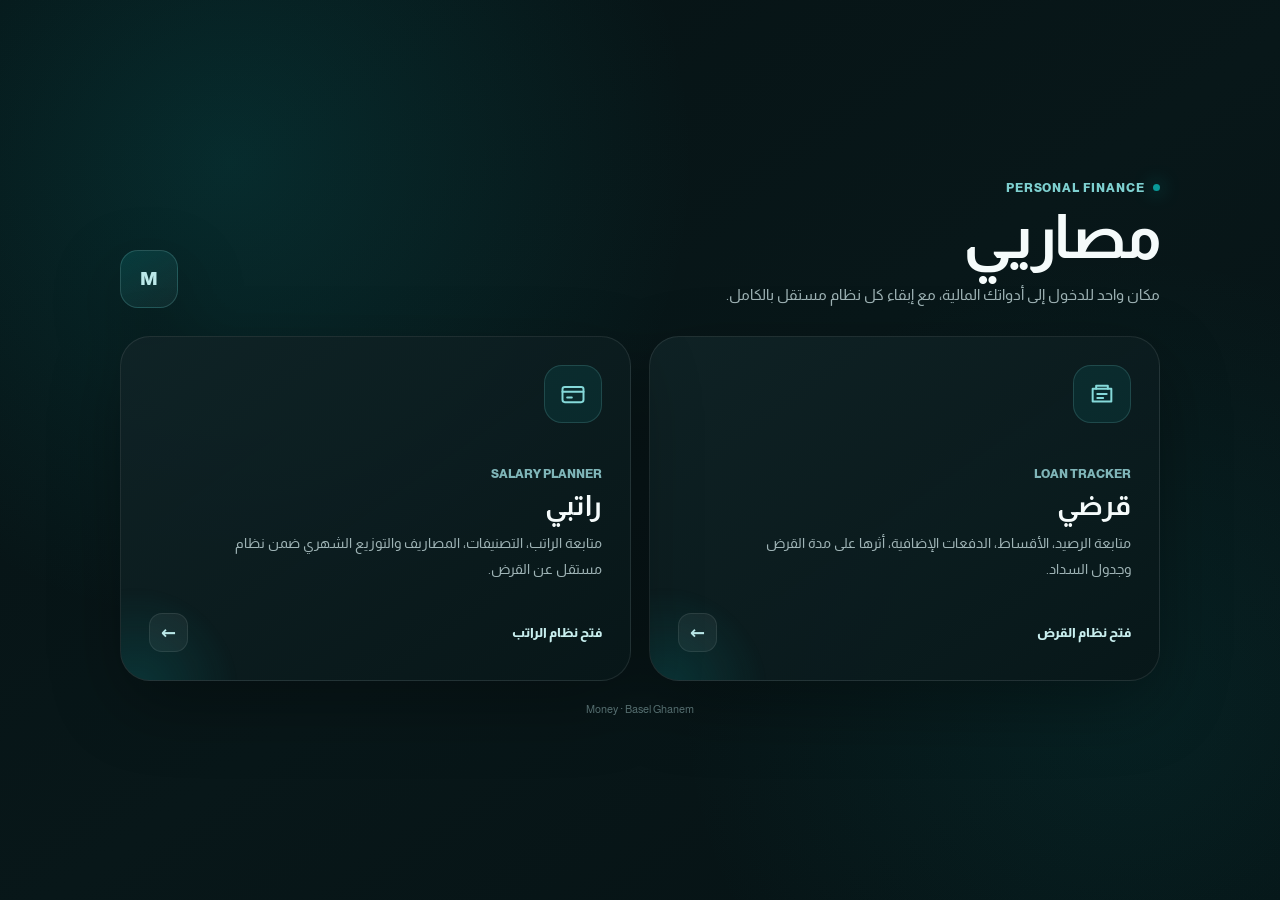
<file: index.html>
<!doctype html>
<html lang="ar" dir="rtl">
<head>
  <meta charset="utf-8">
  <meta name="viewport" content="width=device-width,initial-scale=1,viewport-fit=cover">
  <meta name="theme-color" content="#061214">
  <meta name="description" content="Money — مركز مالي شخصي للقرض والراتب">
  <title>Money</title>
  <link rel="preconnect" href="https://fonts.googleapis.com">
  <link rel="preconnect" href="https://fonts.gstatic.com" crossorigin>
  <link href="https://fonts.googleapis.com/css2?family=Almarai:wght@400;700;800&display=swap" rel="stylesheet">
  <style>
    :root{--bg:#061214;--panel:#0c1b1e;--line:rgba(255,255,255,.09);--text:#f5fbfb;--muted:#9fb4b6;--teal:#099999;--shadow:0 24px 70px rgba(0,0,0,.32)}
    *{box-sizing:border-box}html,body{margin:0;min-height:100%;font-family:"Almarai",system-ui,sans-serif;background:var(--bg);color:var(--text)}
    body{min-height:100svh;display:grid;place-items:center;overflow-x:hidden;background:radial-gradient(circle at 18% 18%,rgba(9,153,153,.18),transparent 29rem),radial-gradient(circle at 88% 78%,rgba(9,153,153,.10),transparent 28rem),linear-gradient(145deg,#061214 0%,#081719 52%,#061214 100%)}
    body:before{content:"";position:fixed;inset:0;pointer-events:none;opacity:.18;background-image:linear-gradient(rgba(255,255,255,.022) 1px,transparent 1px),linear-gradient(90deg,rgba(255,255,255,.022) 1px,transparent 1px);background-size:42px 42px;mask-image:linear-gradient(to bottom,black,transparent 82%)}
    .shell{width:min(1040px,calc(100% - 32px));padding:56px 0 64px;position:relative;z-index:1}
    .top{display:flex;align-items:flex-end;justify-content:space-between;gap:28px;margin-bottom:28px}
    .eyebrow{display:inline-flex;align-items:center;gap:8px;color:#7ed0d0;font-size:12px;font-weight:800;letter-spacing:.08em;text-transform:uppercase;margin-bottom:10px}
    .dot{width:7px;height:7px;border-radius:50%;background:var(--teal);box-shadow:0 0 18px rgba(9,153,153,.9)}
    h1{margin:0;font-size:clamp(34px,6vw,62px);letter-spacing:-.04em;line-height:1.03}.lead{margin:12px 0 0;color:var(--muted);font-size:15px;line-height:1.8;max-width:580px}
    .mark{width:58px;height:58px;border-radius:18px;display:grid;place-items:center;background:linear-gradient(145deg,rgba(9,153,153,.2),rgba(255,255,255,.04));border:1px solid rgba(126,208,208,.22);box-shadow:var(--shadow);font-weight:800;font-size:19px;color:#bce9e9}
    .grid{display:grid;grid-template-columns:repeat(2,minmax(0,1fr));gap:18px}
    .card{position:relative;display:flex;flex-direction:column;min-height:330px;padding:28px;border-radius:30px;text-decoration:none;color:inherit;border:1px solid var(--line);background:linear-gradient(145deg,rgba(16,35,38,.94),rgba(8,23,25,.92));box-shadow:var(--shadow);overflow:hidden;transition:transform .28s ease,border-color .28s ease,background .28s ease}
    .card:hover{transform:translateY(-5px);border-color:rgba(126,208,208,.34);background:linear-gradient(145deg,rgba(17,41,43,.98),rgba(8,25,27,.96))}
    .card:after{content:"";position:absolute;width:210px;height:210px;border-radius:50%;left:-90px;bottom:-115px;background:radial-gradient(circle,rgba(9,153,153,.20),transparent 68%);filter:blur(3px)}
    .icon{width:58px;height:58px;border-radius:18px;display:grid;place-items:center;background:rgba(9,153,153,.12);border:1px solid rgba(126,208,208,.18);margin-bottom:44px}
    .icon svg{width:28px;height:28px;fill:none;stroke:#85d9d9;stroke-width:1.7;stroke-linecap:round;stroke-linejoin:round}
    .card small{color:#7fb5b8;font-size:12px;font-weight:800;margin-bottom:9px}.card h2{font-size:28px;margin:0 0 10px}.card p{margin:0;color:var(--muted);line-height:1.85;font-size:14px;max-width:390px}
    .enter{margin-top:auto;display:flex;align-items:center;justify-content:space-between;gap:14px;padding-top:30px;font-size:13px;font-weight:800;color:#c8eeee}
    .arrow{width:39px;height:39px;border-radius:13px;display:grid;place-items:center;background:rgba(255,255,255,.055);border:1px solid var(--line);font-size:18px}
    footer{text-align:center;color:#607b7d;font-size:11px;margin-top:22px}
    @media(max-width:700px){.shell{width:min(100% - 22px,520px);padding:28px 0 34px}.top{align-items:flex-start}.mark{width:48px;height:48px;border-radius:15px}.grid{grid-template-columns:1fr}.card{min-height:245px;padding:22px;border-radius:25px}.icon{margin-bottom:28px;width:52px;height:52px}.card h2{font-size:24px}.lead{font-size:13px}.card:hover{transform:none}}
  </style>
</head>
<body>
  <main class="shell">
    <header class="top">
      <div>
        <div class="eyebrow"><span class="dot"></span><span>Personal Finance</span></div>
        <h1>مصاريي</h1>
        <p class="lead">مكان واحد للدخول إلى أدواتك المالية، مع إبقاء كل نظام مستقل بالكامل.</p>
      </div>
      <div class="mark">M</div>
    </header>
    <section class="grid" aria-label="الأدوات المالية">
      <a class="card" href="./loan/">
        <div class="icon" aria-hidden="true"><svg viewBox="0 0 24 24"><path d="M4 7.5h16v11H4z"/><path d="M7 7.5V5h10v2.5M8 12h8M8 15.5h5"/></svg></div>
        <small>LOAN TRACKER</small><h2>قرضي</h2>
        <p>متابعة الرصيد، الأقساط، الدفعات الإضافية، أثرها على مدة القرض وجدول السداد.</p>
        <div class="enter"><span>فتح نظام القرض</span><span class="arrow">←</span></div>
      </a>
      <a class="card" href="./salary/">
        <div class="icon" aria-hidden="true"><svg viewBox="0 0 24 24"><rect x="3" y="6" width="18" height="13" rx="2"/><path d="M3 10h18M7 15h4"/></svg></div>
        <small>SALARY PLANNER</small><h2>راتبي</h2>
        <p>متابعة الراتب، التصنيفات، المصاريف والتوزيع الشهري ضمن نظام مستقل عن القرض.</p>
        <div class="enter"><span>فتح نظام الراتب</span><span class="arrow">←</span></div>
      </a>
    </section>
    <footer>Money · Basel Ghanem</footer>
  </main>
</body>
</html>
</file>
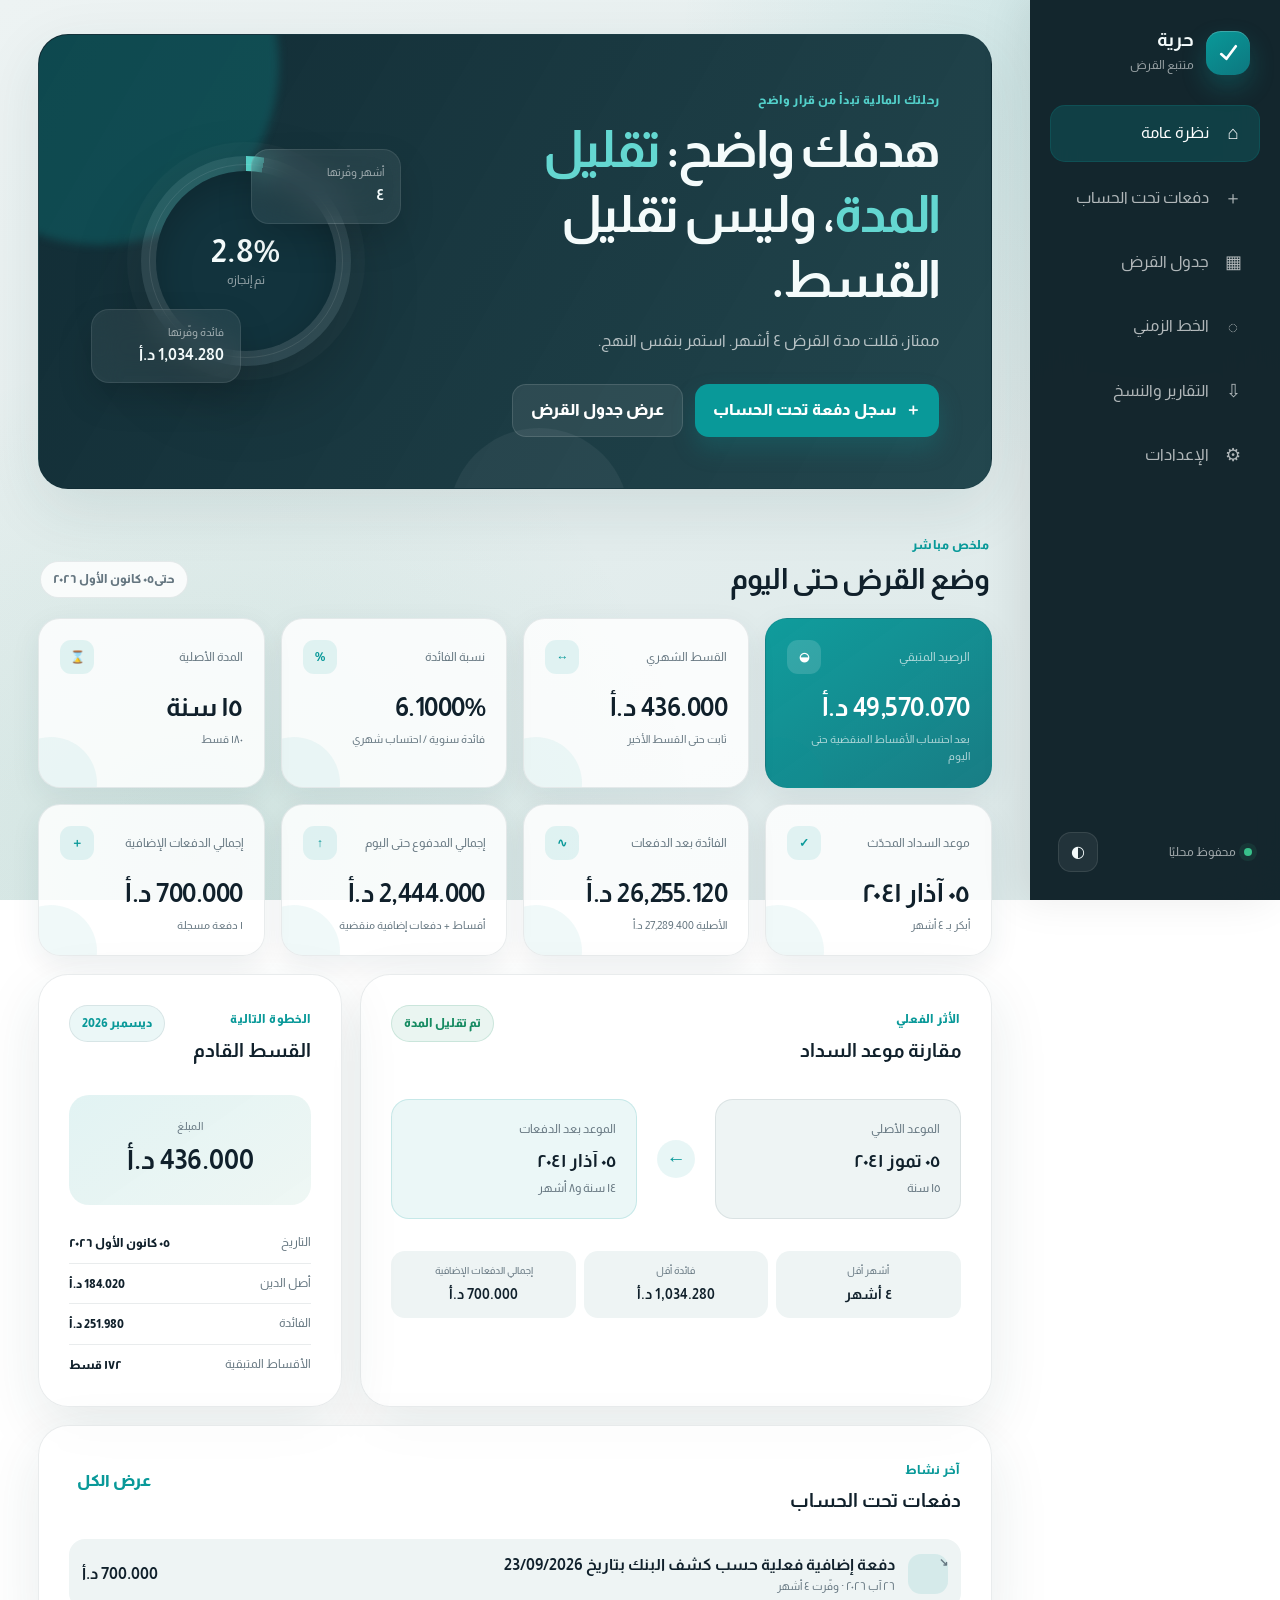
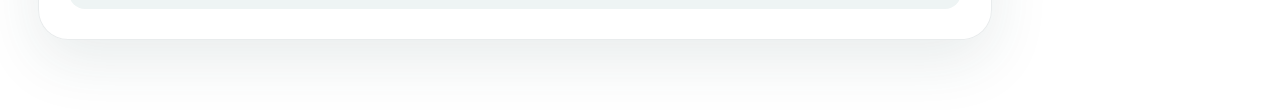
<file: loan/Arabi/index.html>
<!DOCTYPE html>
<html lang="ar" dir="rtl">
<head>
  <meta charset="UTF-8">
  <meta name="viewport" content="width=device-width, initial-scale=1, viewport-fit=cover">
  <meta name="theme-color" content="#099999">
  <meta name="color-scheme" content="light dark">
  <meta name="description" content="متتبع قرض شخصي مع جدول إطفاء ودفعات تحت الحساب لتقليل مدة القرض.">
  <title>رحلة التحرر من القرض</title>
  <link rel="preconnect" href="https://fonts.googleapis.com">
  <link rel="preconnect" href="https://fonts.gstatic.com" crossorigin>
  <link href="https://fonts.googleapis.com/css2?family=Almarai:wght@300;400;700;800&display=swap" rel="stylesheet">
  <link rel="stylesheet" href="styles.css">
</head>
<body>
  <div class="app-shell">
    <aside class="sidebar" aria-label="التنقل الرئيسي">
      <a class="brand" href="#dashboard" data-view-link="dashboard" aria-label="الصفحة الرئيسية">
        <span class="brand-mark" aria-hidden="true">
          <svg viewBox="0 0 24 24" role="img"><path d="M5 13.5 10 18l9-12"/></svg>
        </span>
        <span>
          <strong>حرية</strong>
          <small>متتبع القرض</small>
        </span>
      </a>

      <nav class="side-nav">
        <button class="nav-item is-active" type="button" data-view="dashboard">
          <span class="nav-icon" aria-hidden="true">⌂</span><span>نظرة عامة</span>
        </button>
        <button class="nav-item" type="button" data-view="extra-payments">
          <span class="nav-icon" aria-hidden="true">＋</span><span>دفعات تحت الحساب</span>
        </button>
        <button class="nav-item" type="button" data-view="schedule">
          <span class="nav-icon" aria-hidden="true">▦</span><span>جدول القرض</span>
        </button>
        <button class="nav-item" type="button" data-view="timeline">
          <span class="nav-icon" aria-hidden="true">◌</span><span>الخط الزمني</span>
        </button>
        <button class="nav-item" type="button" data-view="reports">
          <span class="nav-icon" aria-hidden="true">⇩</span><span>التقارير والنسخ</span>
        </button>
        <button class="nav-item" type="button" data-view="settings">
          <span class="nav-icon" aria-hidden="true">⚙</span><span>الإعدادات</span>
        </button>
      </nav>

      <div class="sidebar-footer">
        <div class="save-indicator" id="saveIndicator" aria-live="polite">
          <span class="save-dot"></span>
          <span>محفوظ محليًا</span>
        </div>
        <button class="icon-button theme-toggle" id="themeToggle" type="button" aria-label="تبديل المظهر">
          <span id="themeIcon">◐</span>
        </button>
      </div>
    </aside>

    <main class="main-content">
      <header class="mobile-header">
        <a class="brand compact" href="#dashboard" data-view-link="dashboard">
          <span class="brand-mark" aria-hidden="true"><svg viewBox="0 0 24 24"><path d="M5 13.5 10 18l9-12"/></svg></span>
          <strong>حرية</strong>
        </a>
        <div class="mobile-actions">
          <span class="save-indicator compact" id="mobileSaveIndicator"><span class="save-dot"></span><span>محفوظ</span></span>
          <button class="icon-button" id="mobileThemeToggle" type="button" aria-label="تبديل المظهر">◐</button>
        </div>
      </header>

      <section class="view is-active" id="view-dashboard" data-view-panel="dashboard">
        <div class="hero glass-card reveal">
          <div class="hero-copy">
            <span class="eyebrow">رحلتك المالية تبدأ من قرار واضح</span>
            <h1>هدفك واضح: <em>تقليل المدة</em>، وليس تقليل القسط.</h1>
            <p id="heroMessage">كل دفعة إضافية بتقربك من الحرية المالية.</p>
            <div class="hero-actions">
              <button class="primary-button" type="button" data-open-extra-modal>
                <span aria-hidden="true">＋</span> سجل دفعة تحت الحساب
              </button>
              <button class="secondary-button" type="button" data-go-view="schedule">عرض جدول القرض</button>
            </div>
          </div>
          <div class="hero-visual" aria-label="نسبة إنجاز القرض">
            <div class="progress-ring" id="heroProgressRing" style="--progress:0">
              <div class="progress-ring-inner">
                <strong id="heroProgressValue">0%</strong>
                <span>تم إنجازه</span>
              </div>
            </div>
            <div class="floating-stat months">
              <small>أشهر وفّرتها</small>
              <strong id="heroMonthsSaved">0</strong>
            </div>
            <div class="floating-stat interest">
              <small>فائدة وفّرتها</small>
              <strong id="heroInterestSaved">0.000 د.أ</strong>
            </div>
          </div>
        </div>

        <div class="section-heading reveal">
          <div>
            <span class="eyebrow">ملخص مباشر</span>
            <h2>وضع القرض حتى اليوم</h2>
          </div>
          <div class="as-of-chip">حتى <span id="asOfDate"></span></div>
        </div>

        <div class="dashboard-grid" id="dashboardCards"></div>

        <div class="dashboard-split">
          <article class="glass-card payoff-card reveal">
            <div class="card-heading">
              <div>
                <span class="eyebrow">الأثر الفعلي</span>
                <h3>مقارنة موعد السداد</h3>
              </div>
              <span class="status-pill positive" id="payoffStatusPill">الخطة الأصلية</span>
            </div>
            <div class="payoff-compare">
              <div class="payoff-node original">
                <span>الموعد الأصلي</span>
                <strong id="originalPayoffDate"></strong>
                <small id="originalDurationLabel"></small>
              </div>
              <div class="payoff-arrow" aria-hidden="true">←</div>
              <div class="payoff-node updated">
                <span>الموعد بعد الدفعات</span>
                <strong id="updatedPayoffDate"></strong>
                <small id="updatedDurationLabel"></small>
              </div>
            </div>
            <div class="impact-strip">
              <div><span>أشهر أقل</span><strong id="compareMonthsSaved">0</strong></div>
              <div><span>فائدة أقل</span><strong id="compareInterestSaved">0.000 د.أ</strong></div>
              <div><span>إجمالي الدفعات الإضافية</span><strong id="compareExtraTotal">0.000 د.أ</strong></div>
            </div>
          </article>

          <article class="glass-card next-step-card reveal">
            <div class="card-heading">
              <div>
                <span class="eyebrow">الخطوة التالية</span>
                <h3>القسط القادم</h3>
              </div>
              <span class="date-badge" id="nextPaymentMonth"></span>
            </div>
            <div class="next-payment-amount">
              <span>المبلغ</span>
              <strong id="nextPaymentAmount">436.000 د.أ</strong>
            </div>
            <dl class="compact-details">
              <div><dt>التاريخ</dt><dd id="nextPaymentDate"></dd></div>
              <div><dt>أصل الدين</dt><dd id="nextPrincipal"></dd></div>
              <div><dt>الفائدة</dt><dd id="nextInterest"></dd></div>
              <div><dt>الأقساط المتبقية</dt><dd id="remainingInstallments"></dd></div>
            </dl>
          </article>
        </div>

        <article class="glass-card recent-extra-card reveal">
          <div class="card-heading">
            <div>
              <span class="eyebrow">آخر نشاط</span>
              <h3>دفعات تحت الحساب</h3>
            </div>
            <button class="text-button" type="button" data-go-view="extra-payments">عرض الكل</button>
          </div>
          <div id="recentExtraPayments"></div>
        </article>
      </section>

      <section class="view" id="view-extra-payments" data-view-panel="extra-payments">
        <div class="page-header reveal">
          <div>
            <span class="eyebrow">تسريع السداد</span>
            <h1>دفعات تحت الحساب</h1>
            <p>دفعة صغيرة اليوم ممكن توفر عليك أشهر من الالتزام.</p>
          </div>
          <button class="primary-button" type="button" data-open-extra-modal>＋ إضافة دفعة</button>
        </div>

        <div class="simulator-layout">
          <article class="glass-card simulator-card reveal">
            <div class="card-heading">
              <div>
                <span class="eyebrow">قبل التسجيل</span>
                <h3>محاكي أثر الدفعة</h3>
              </div>
              <span class="live-pill">تحديث مباشر</span>
            </div>
            <form id="simulatorForm" class="form-grid" novalidate>
              <label class="field">
                <span>تاريخ الدفعة</span>
                <input type="date" id="simulatorDate" required>
              </label>
              <label class="field">
                <span>قيمة الدفعة</span>
                <div class="input-with-unit"><input type="number" id="simulatorAmount" min="0.001" step="0.001" inputmode="decimal" placeholder="0.000" required><span>د.أ</span></div>
              </label>
              <label class="field full-span">
                <span>ملاحظة</span>
                <input type="text" id="simulatorNote" maxlength="120" placeholder="مثال: دفعة من مكافأة سنوية">
              </label>
            </form>
            <div class="preview-grid" id="simulatorPreview"></div>
            <button class="primary-button full-width" id="saveSimulatorPayment" type="button">تسجيل الدفعة وتثبيت الأثر</button>
          </article>

          <aside class="glass-card motivation-card reveal">
            <div class="motivation-icon" aria-hidden="true">↘</div>
            <span class="eyebrow">استراتيجية ثابتة</span>
            <h3>القسط لا يتغير.<br>النهاية هي التي تقترب.</h3>
            <p>كل دفعة إضافية تُخصم من أصل الدين، لذلك تقل الفائدة المستقبلية وتنتهي الرحلة في وقت أبكر.</p>
            <div class="mini-impact">
              <span>إجمالي ما وفّرته حتى الآن</span>
              <strong id="motivationSaved">0.000 د.أ</strong>
              <small id="motivationMonths">0 شهر</small>
            </div>
          </aside>
        </div>

        <article class="glass-card table-card reveal">
          <div class="card-heading table-heading">
            <div>
              <span class="eyebrow">السجل الكامل</span>
              <h3>جميع الدفعات الإضافية</h3>
            </div>
            <div class="table-actions">
              <span class="count-chip" id="extraCountChip">0 دفعة</span>
              <button class="secondary-button small" id="exportExtraCsv" type="button">CSV</button>
            </div>
          </div>
          <div class="responsive-table">
            <table>
              <thead>
                <tr>
                  <th>التاريخ</th>
                  <th>المبلغ</th>
                  <th>الملاحظة</th>
                  <th>الرصيد قبل</th>
                  <th>الرصيد بعد</th>
                  <th>الفائدة الموفرة</th>
                  <th>الأشهر الموفرة</th>
                  <th>إجراءات</th>
                </tr>
              </thead>
              <tbody id="extraPaymentsBody"></tbody>
            </table>
          </div>
          <div class="empty-state hidden" id="extraEmptyState">
            <span class="empty-icon">＋</span>
            <h4>لا توجد دفعات إضافية بعد</h4>
            <p>أضف أول دفعة وشاهد كيف يتغير موعد السداد فورًا.</p>
            <button class="primary-button" type="button" data-open-extra-modal>إضافة أول دفعة</button>
          </div>
        </article>
      </section>

      <section class="view" id="view-schedule" data-view-panel="schedule">
        <div class="page-header reveal">
          <div>
            <span class="eyebrow">من أول شهر إلى آخر شهر</span>
            <h1>جدول إطفاء القرض</h1>
            <p>الأصل، الفائدة، الدفعات الإضافية، والرصيد المتبقي لكل قسط.</p>
          </div>
          <div class="segmented-control" id="scheduleMode" role="group" aria-label="نوع الجدول">
            <button class="is-active" type="button" data-mode="updated">بعد الدفعات</button>
            <button type="button" data-mode="original">الجدول الأصلي</button>
          </div>
        </div>

        <article class="glass-card table-card reveal">
          <div class="schedule-toolbar">
            <label class="search-box">
              <span aria-hidden="true">⌕</span>
              <input type="search" id="scheduleSearch" placeholder="ابحث بالتاريخ أو الملاحظة...">
            </label>
            <label class="select-field">
              <span>السنة</span>
              <select id="scheduleYear"></select>
            </label>
            <div class="table-actions">
              <button class="secondary-button small" id="exportScheduleCsv" type="button">CSV</button>
              <button class="secondary-button small" id="exportScheduleExcel" type="button">Excel</button>
              <button class="secondary-button small" id="printSchedule" type="button">طباعة / PDF</button>
            </div>
          </div>

          <div class="schedule-summary" id="scheduleSummary"></div>

          <div class="responsive-table schedule-table-wrap">
            <table class="schedule-table">
              <thead>
                <tr>
                  <th>#</th>
                  <th>تاريخ القسط</th>
                  <th>القسط الشهري</th>
                  <th>أصل الدين</th>
                  <th>الفائدة</th>
                  <th>دفعة إضافية</th>
                  <th>الرصيد المتبقي</th>
                  <th>الملاحظات</th>
                  <th>الحالة</th>
                </tr>
              </thead>
              <tbody id="scheduleBody"></tbody>
            </table>
          </div>
          <div class="pagination" id="schedulePagination"></div>
        </article>
      </section>

      <section class="view" id="view-timeline" data-view-panel="timeline">
        <div class="page-header reveal">
          <div>
            <span class="eyebrow">من البداية إلى الحرية</span>
            <h1>الخط الزمني للقرض</h1>
            <p>محطات السداد السنوية وعلامات الدفعات التي قرّبت النهاية.</p>
          </div>
          <span class="status-pill positive" id="timelineSavingPill"></span>
        </div>
        <article class="glass-card timeline-overview reveal">
          <div class="timeline-track-large">
            <div class="timeline-fill-large" id="timelineFill"></div>
            <span class="timeline-start" id="timelineStart"></span>
            <span class="timeline-today" id="timelineToday"><i></i><small>اليوم</small></span>
            <span class="timeline-end" id="timelineEnd"></span>
            <div id="timelineMarkers"></div>
          </div>
        </article>
        <div class="year-timeline" id="yearTimeline"></div>
      </section>

      <section class="view" id="view-reports" data-view-panel="reports">
        <div class="page-header reveal">
          <div>
            <span class="eyebrow">ملكية كاملة للبيانات</span>
            <h1>التقارير والنسخ الاحتياطي</h1>
            <p>صدّر الجدول، اطبع تقريرًا، أو احتفظ بنسخة كاملة قابلة للاستعادة.</p>
          </div>
        </div>
        <div class="action-card-grid">
          <article class="glass-card action-card reveal">
            <span class="action-icon">CSV</span>
            <h3>تصدير الجدول بصيغة CSV</h3>
            <p>ملف خفيف يفتح مباشرة في Excel ويشمل الجدول المحدّث بالكامل.</p>
            <button class="primary-button" id="reportCsv" type="button">تصدير CSV</button>
          </article>
          <article class="glass-card action-card reveal">
            <span class="action-icon">XLS</span>
            <h3>تصدير تقرير Excel</h3>
            <p>ملف منسق يحتوي على ملخص القرض وجدول الإطفاء والدفعات الإضافية.</p>
            <button class="primary-button" id="reportExcel" type="button">تصدير Excel</button>
          </article>
          <article class="glass-card action-card reveal">
            <span class="action-icon">PDF</span>
            <h3>طباعة تقرير مالي</h3>
            <p>نسخة جاهزة للطباعة أو الحفظ كملف PDF من المتصفح.</p>
            <button class="primary-button" id="reportPrint" type="button">طباعة / PDF</button>
          </article>
          <article class="glass-card action-card reveal">
            <span class="action-icon">JSON</span>
            <h3>نسخة احتياطية كاملة</h3>
            <p>تشمل إعدادات القرض، الدفعات، الألوان، المظهر، والفلاتر.</p>
            <div class="dual-buttons">
              <button class="primary-button" id="backupJson" type="button">تنزيل نسخة</button>
              <button class="secondary-button" id="restoreJsonButton" type="button">استعادة</button>
            </div>
            <input type="file" id="restoreJsonInput" accept="application/json,.json" hidden>
          </article>
        </div>
        <article class="glass-card report-summary-card reveal" id="reportSummaryCard"></article>
      </section>

      <section class="view" id="view-settings" data-view-panel="settings">
        <div class="page-header reveal">
          <div>
            <span class="eyebrow">تحكم كامل</span>
            <h1>إعدادات القرض والمظهر</h1>
            <p>أي تعديل يعيد احتساب الجدول ويحفظ تلقائيًا على هذا الجهاز.</p>
          </div>
        </div>

        <form id="settingsForm" class="settings-layout" novalidate>
          <article class="glass-card settings-card reveal">
            <div class="card-heading"><div><span class="eyebrow">بيانات التمويل</span><h3>إعدادات القرض</h3></div></div>
            <div class="form-grid two-columns">
              <label class="field"><span>مبلغ القرض (د.أ)</span><input id="settingLoanAmount" type="number" min="0.001" step="0.001" required></label>
              <label class="field"><span>القسط الشهري (د.أ)</span><input id="settingMonthlyPayment" type="number" min="0.001" step="0.001" required></label>
              <label class="field"><span>الفائدة السنوية (%)</span><input id="settingAnnualRate" type="number" min="0" step="0.0001" required></label>
              <label class="field"><span>عدد الأقساط حسب كشف البنك</span><input id="settingTermMonths" type="number" min="1" step="1" required></label>
              <label class="field"><span>تاريخ أول قسط</span><input id="settingFirstDate" type="date" required></label>
              <label class="field"><span>اسم القرض</span><input id="settingLoanName" type="text" maxlength="80"></label>
            </div>
            <div class="validation-banner" id="settingsValidation"></div>
            <button class="primary-button full-width" type="submit">حفظ وإعادة الاحتساب</button>
          </article>

          <article class="glass-card settings-card reveal">
            <div class="card-heading"><div><span class="eyebrow">الهوية البصرية</span><h3>المظهر والألوان</h3></div></div>
            <div class="theme-choice" role="group" aria-label="المظهر">
              <button type="button" data-theme-choice="light">فاتح</button>
              <button type="button" data-theme-choice="dark">داكن</button>
              <button type="button" data-theme-choice="system">حسب الجهاز</button>
            </div>
            <div class="color-settings">
              <label class="color-field"><span>اللون الرئيسي</span><input id="settingAccentColor" type="color" value="#099999"></label>
              <label class="color-field"><span>لون التقدم</span><input id="settingProgressColor" type="color" value="#168b62"></label>
            </div>
            <button class="secondary-button full-width" id="restoreDefaultColors" type="button">استعادة الألوان الافتراضية</button>
          </article>

          <article class="glass-card danger-card reveal">
            <div class="card-heading"><div><span class="eyebrow">منطقة حساسة</span><h3>إعادة ضبط النظام</h3></div></div>
            <p>سيتم حذف جميع الدفعات والتعديلات والإعدادات المحفوظة محليًا وإعادة بيانات القرض الأصلية.</p>
            <button class="danger-button full-width" id="resetApp" type="button">إعادة ضبط كل البيانات</button>
          </article>
        </form>
      </section>
    </main>

    <nav class="bottom-nav" aria-label="تنقل الهاتف">
      <button class="is-active" type="button" data-view="dashboard"><span>⌂</span><small>الرئيسية</small></button>
      <button type="button" data-view="extra-payments"><span>＋</span><small>دفعة</small></button>
      <button type="button" data-view="schedule"><span>▦</span><small>الجدول</small></button>
      <button type="button" data-view="timeline"><span>◌</span><small>الرحلة</small></button>
      <button type="button" data-view="reports"><span>⇩</span><small>التقارير</small></button>
    </nav>
  </div>

  <div class="modal-backdrop" id="extraPaymentModal" aria-hidden="true">
    <section class="modal" role="dialog" aria-modal="true" aria-labelledby="extraModalTitle">
      <div class="modal-header">
        <div><span class="eyebrow">خطوة تقرّب النهاية</span><h2 id="extraModalTitle">إضافة دفعة تحت الحساب</h2></div>
        <button class="modal-close" type="button" data-close-modal aria-label="إغلاق">×</button>
      </div>
      <form id="extraPaymentForm" novalidate>
        <input type="hidden" id="extraPaymentId">
        <div class="form-grid two-columns">
          <label class="field"><span>تاريخ الدفعة</span><input type="date" id="extraPaymentDate" required></label>
          <label class="field"><span>قيمة الدفعة</span><div class="input-with-unit"><input type="number" id="extraPaymentAmount" min="0.001" step="0.001" inputmode="decimal" required><span>د.أ</span></div></label>
          <label class="field full-span"><span>ملاحظة</span><textarea id="extraPaymentNote" rows="3" maxlength="160" placeholder="سبب الدفعة أو مصدرها"></textarea></label>
        </div>
        <div class="modal-preview" id="modalPaymentPreview"></div>
        <div class="modal-actions">
          <button class="secondary-button" type="button" data-close-modal>إلغاء</button>
          <button class="primary-button" type="submit">حفظ الدفعة</button>
        </div>
      </form>
    </section>
  </div>

  <div class="modal-backdrop" id="confirmModal" aria-hidden="true">
    <section class="modal confirm-modal" role="dialog" aria-modal="true" aria-labelledby="confirmTitle">
      <div class="confirm-icon" id="confirmIcon">!</div>
      <h2 id="confirmTitle">تأكيد الإجراء</h2>
      <p id="confirmMessage"></p>
      <div id="confirmPhraseWrap" class="confirm-phrase hidden">
        <label class="field"><span>اكتب <strong id="confirmPhraseLabel"></strong> للتأكيد</span><input id="confirmPhraseInput" type="text" autocomplete="off"></label>
      </div>
      <div class="modal-actions centered">
        <button class="secondary-button" id="confirmCancel" type="button">إلغاء</button>
        <button class="danger-button" id="confirmAccept" type="button">تأكيد</button>
      </div>
    </section>
  </div>

  <div class="toast-region" id="toastRegion" aria-live="polite" aria-atomic="true"></div>

  <template id="printReportTemplate">
    <section class="print-report">
      <header class="print-header">
        <div><h1>تقرير القرض</h1><p>خطة تقليل المدة مع تثبيت قيمة القسط</p></div>
        <strong>حرية</strong>
      </header>
      <div id="printSummary"></div>
      <div id="printExtraPayments"></div>
      <div id="printScheduleTable"></div>
    </section>
  </template>

  <script src="app.js?v=20260923_bank_schedule_actual360" defer></script>
</body>
</html>
</file>
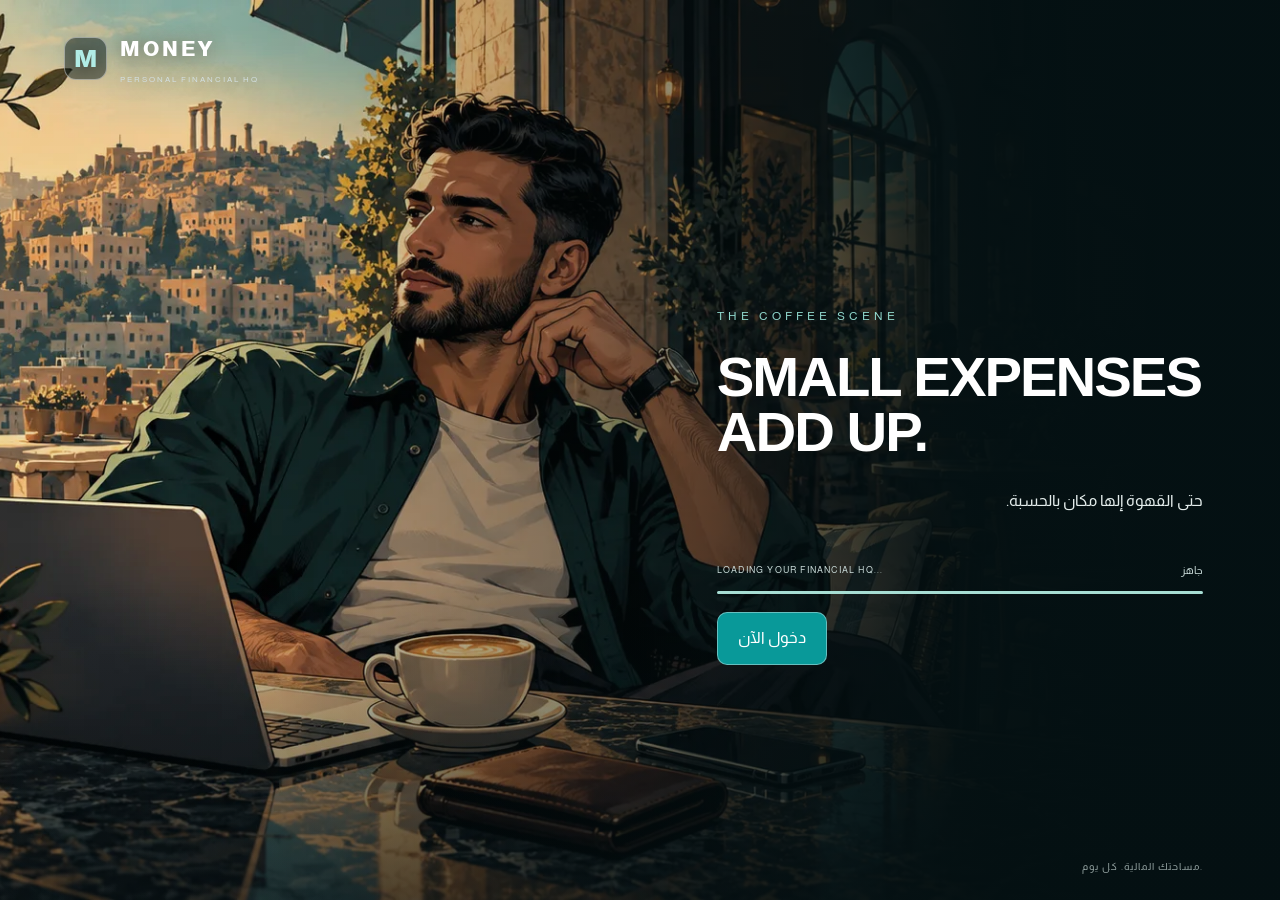
<file: archive/salary-pre-financial-story-2026-11-02/salary/New/index.html>
<!doctype html>
<html lang="ar" dir="rtl">
<head>
<meta charset="utf-8">
<meta name="viewport" content="width=device-width,initial-scale=1,viewport-fit=cover">
<meta name="theme-color" content="#099999">
<link rel="manifest" href="manifest.webmanifest">
<link rel="apple-touch-icon" href="icons/app-192.png">
<meta name="apple-mobile-web-app-capable" content="yes">
<meta name="mobile-web-app-capable" content="yes">
<script defer src="install.js?v=20261006-new-cycle-1"></script>
<meta name="description" content="نظام شخصي متقدم لإدارة الراتب والحسابات والحوالات.">
<title>راتبي</title>
<link rel="icon" href="data:image/svg+xml,%3Csvg xmlns=%27http://www.w3.org/2000/svg%27 viewBox=%270 0 64 64%27%3E%3Crect width=%2764%27 height=%2764%27 rx=%2718%27 fill=%27%23099999%27/%3E%3Ctext x=%2732%27 y=%2742%27 text-anchor=%27middle%27 font-size=%2736%27 font-family=%27Arial%27 fill=%27white%27%3Eر%3C/text%3E%3C/svg%3E">
<link rel="stylesheet" href="app.css?v=20261006-new-cycle-1">
<link rel="stylesheet" href="v4.css?v=20261006-new-cycle-1">
<link rel="stylesheet" href="mobile.css?v=20261006-new-cycle-1">
<link rel="stylesheet" href="daily.css?v=20261006-new-cycle-1">
<link href="https://fonts.googleapis.com/css2?family=Aref+Ruqaa:wght@700&display=swap" rel="stylesheet">
<link rel="stylesheet" href="design.css?v=20261006-new-cycle-1">
<link rel="stylesheet" href="loading-stories.css?v=20261006-new-cycle-1">
<link rel="stylesheet" href="cycle.css?v=20261006-new-cycle-1">
<script src="trial-init.js?v=20261006-new-cycle-1"></script>
</head>
<body>
<div class="noise"></div>
<div id="loader" class="loader" role="status" aria-label="جار تحميل التطبيق"></div>
<script src="loading-stories.js?v=20261006-new-cycle-1"></script>
<section id="auth" class="auth hidden">
  <div class="authVisual"><div class="authBadge"><i></i><span>مساحتك المالية الخاصة</span></div><div><h1>راتبك.<br>حساباتك.<br>قرارك.</h1><p>مركز مالي شخصي يجمع الراتب والمصاريف والحوالات والحسابات ضمن تجربة واحدة واضحة.</p></div></div>
  <div class="authFormWrap"><form id="loginForm" class="authCard"><div class="authLogo">ر</div><h2>أهلًا باسل</h2><p>أدخل كلمة السر لفتح مساحة العمل المالية.</p><label class="input"><span>كلمة السر</span><input id="passwordInput" type="password" inputmode="numeric" autocomplete="current-password" required></label><label class="rememberDevice"><input id="rememberDevice" type="checkbox"><span>تذكرني على هذا الجهاز</span></label><button class="btn primary wide" type="submit">فتح النظام</button><div id="loginError" class="error" role="alert"></div></form></div>
</section>
<div id="app" class="app hidden">
<aside class="sidebar">
  <div class="brand"><div class="brandMark">ر</div><div><strong id="brandName">راتبي</strong><span id="brandSubtitle">وضوح في كل حركة</span></div></div>
  <nav id="nav" class="nav" aria-label="التنقل الرئيسي"><span class="navSectionLabel">مساحتك المالية</span><a href="?page=dashboard" data-page="dashboard" title="الرئيسية" class="active" aria-current="page"><span class="ico"><svg class="uiIcon" viewBox="0 0 24 24" fill="none" stroke="currentColor" stroke-width="1.7" stroke-linecap="round" stroke-linejoin="round" aria-hidden="true" focusable="false"><path d="m3 10 9-7 9 7v10a1 1 0 0 1-1 1h-5v-7H9v7H4a1 1 0 0 1-1-1Z"/></svg></span><span>الرئيسية</span></a><a href="?page=transactions" data-page="transactions" title="الحركات" ><span class="ico"><svg class="uiIcon" viewBox="0 0 24 24" fill="none" stroke="currentColor" stroke-width="1.7" stroke-linecap="round" stroke-linejoin="round" aria-hidden="true" focusable="false"><path d="M8 3v16m-4-4 4 4 4-4M16 21V5m-4 4 4-4 4 4"/></svg></span><span>الحركات</span></a><button id="mobileAddBtn" class="mobileAddBtn" type="button" aria-label="إضافة حركة"><span class="mobileAddIcon"><svg class="uiIcon" viewBox="0 0 24 24" fill="none" stroke="currentColor" stroke-width="1.7" stroke-linecap="round" stroke-linejoin="round" aria-hidden="true" focusable="false"><path d="M12 5v14M5 12h14"/></svg></span><span>إضافة</span></button><a href="?page=accounts" data-page="accounts" title="الحسابات" class="secondaryNav"><span class="ico"><svg class="uiIcon" viewBox="0 0 24 24" fill="none" stroke="currentColor" stroke-width="1.7" stroke-linecap="round" stroke-linejoin="round" aria-hidden="true" focusable="false"><path d="M3 7h17a1 1 0 0 1 1 1v12a1 1 0 0 1-1 1H4a1 1 0 0 1-1-1V7Zm0 0V5a2 2 0 0 1 2-2h13v4"/><path d="M21 11h-5a2 2 0 0 0 0 4h5"/><path d="M16 13h.01"/></svg></span><span>الحسابات</span></a><a href="?page=obligations" data-page="obligations" class="secondaryNav" title="التزاماتي"><span class="ico"><svg class="uiIcon" viewBox="0 0 24 24" fill="none" stroke="currentColor" stroke-width="1.7" stroke-linecap="round" stroke-linejoin="round" aria-hidden="true"><rect x="5" y="4" width="14" height="17" rx="2"/><path d="M9 4V2h6v2M9 10h6M9 14h6M9 18h3"/></svg></span><span>التزاماتي</span></a><a href="?page=pending" data-page="pending" title="حركات معلقة" class="secondaryNav"><span class="ico"><svg class="uiIcon" viewBox="0 0 24 24" fill="none" stroke="currentColor" stroke-width="1.7" stroke-linecap="round" stroke-linejoin="round" aria-hidden="true"><circle cx="12" cy="12" r="9"/><path d="M12 7v5l3 2"/></svg></span><span>حركات معلقة</span></a><a href="?page=categories" data-page="categories" title="التصنيفات" class="secondaryNav"><span class="ico"><svg class="uiIcon" viewBox="0 0 24 24" fill="none" stroke="currentColor" stroke-width="1.7" stroke-linecap="round" stroke-linejoin="round" aria-hidden="true" focusable="false"><path d="M3 4a1 1 0 0 1 1-1h7l10 10-8 8L3 11Z"/><circle cx="7.5" cy="7.5" r="1"/></svg></span><span>التصنيفات والتكرارات</span></a><span class="navSectionLabel">التحليل والإدارة</span><a href="?page=reports" data-page="reports" title="التقارير" ><span class="ico"><svg class="uiIcon" viewBox="0 0 24 24" fill="none" stroke="currentColor" stroke-width="1.7" stroke-linecap="round" stroke-linejoin="round" aria-hidden="true" focusable="false"><path d="M4 3v18h17M8 16v-5m5 5V7m5 9v-3"/></svg></span><span>التقارير</span></a><a href="?page=dates" data-page="dates" title="إدارة التواريخ" class="secondaryNav"><span class="ico"><svg class="uiIcon" viewBox="0 0 24 24" fill="none" stroke="currentColor" stroke-width="1.7" stroke-linecap="round" stroke-linejoin="round" aria-hidden="true" focusable="false"><rect x="3" y="5" width="18" height="16" rx="2"/><path d="M16 3v4M8 3v4M3 11h18m-12 5 2 2 4-4"/></svg></span><span>إدارة التواريخ</span></a><a href="?page=settings" data-page="settings" title="الإعدادات" class="secondaryNav"><span class="ico"><svg class="uiIcon" viewBox="0 0 24 24" fill="none" stroke="currentColor" stroke-width="1.7" stroke-linecap="round" stroke-linejoin="round" aria-hidden="true" focusable="false"><path d="m10 3-.6 2.2-1.8 1L5.4 6 3.5 9.3 5 11v2l-1.5 1.7L5.4 18l2.2-.2 1.8 1L10 21h4l.6-2.2 1.8-1 2.2.2 1.9-3.3L19 13v-2l1.5-1.7L18.6 6l-2.2.2-1.8-1L14 3Z"/><circle cx="12" cy="12" r="3"/></svg></span><span>الإعدادات</span></a><button id="mobileMoreBtn" class="mobileMoreBtn" type="button" aria-label="المزيد من الصفحات" aria-expanded="false" aria-controls="mobileMore"><span class="ico"><svg class="uiIcon" viewBox="0 0 24 24" fill="none" stroke="currentColor" stroke-width="1.7" stroke-linecap="round" stroke-linejoin="round" aria-hidden="true" focusable="false"><rect x="3" y="3" width="7" height="7" rx="1.5"/><rect x="14" y="3" width="7" height="7" rx="1.5"/><rect x="3" y="14" width="7" height="7" rx="1.5"/><rect x="14" y="14" width="7" height="7" rx="1.5"/></svg></span><span>المزيد</span></button></nav>
  <div class="sideFoot"><span>إجمالي السيولة</span><strong id="sideTotal" class="moneyValue">0.00 د.أ</strong><button id="lockBtn" type="button"><svg class="uiIcon" viewBox="0 0 24 24" fill="none" stroke="currentColor" stroke-width="1.7" stroke-linecap="round" stroke-linejoin="round" aria-hidden="true" focusable="false"><rect x="5" y="10" width="14" height="11" rx="2"/><path d="M8 10V7a4 4 0 0 1 8 0v3m-4 4v3"/></svg><span>قفل النظام</span></button></div>
</aside>
<main class="main"><div class="trialBanner"><div><strong>New · تجربة دورة الراتب</strong><small id="trialSourceInfo">بيانات مستقلة على هذا الجهاز · لا توجد مزامنة مع الأصل</small></div><div class="trialBannerActions"><button id="trialRefreshData" class="btn ghost small" type="button">نسخ أحدث بيانات الأصل</button><a class="btn ghost small" href="../">النسخة الأصلية</a></div></div>
<header class="topbar"><div class="greeting"><h1 id="welcomeTitle">مساء الخير، باسل</h1><p id="welcomeSubtitle">سجل يومك المالي بسهولة.</p></div><div class="topActions"><label class="monthPicker"><span>الشهر</span><input id="monthInput" type="month"></label><button id="privacyBtn" class="circleBtn" type="button" title="إخفاء الأرصدة" aria-label="إخفاء أو إظهار الأرصدة"><svg class="uiIcon" viewBox="0 0 24 24" fill="none" stroke="currentColor" stroke-width="1.7" stroke-linecap="round" stroke-linejoin="round" aria-hidden="true" focusable="false"><path d="M2 12s3-7 10-7 10 7 10 7-3 7-10 7S2 12 2 12Z"/><circle cx="12" cy="12" r="3"/></svg></button><button id="quickThemeBtn" class="circleBtn" type="button" title="تغيير المظهر" aria-label="تغيير المظهر"><svg class="uiIcon" viewBox="0 0 24 24" fill="none" stroke="currentColor" stroke-width="1.7" stroke-linecap="round" stroke-linejoin="round" aria-hidden="true" focusable="false"><path d="M21 13a9 9 0 1 1-10-10 7 7 0 0 0 10 10Z"/></svg></button></div></header>
<section id="dashboardPage" class="page active"><div id="dailyHome"><article class="panel financialPanel"><div class="financialTabs" aria-label="فترة المتابعة"><button type="button" data-financial-view="cycle" aria-pressed="true" class="active">من آخر راتب</button><button type="button" data-financial-view="month" aria-pressed="false">هذا الشهر</button></div><div class="financialHeading"><div><h2 id="financialTitle">من آخر راتب</h2><p id="financialDates"></p></div><button class="btn primary" type="button" data-trial-add>+ حركة</button></div><details id="salarySetup" class="financialSetup"><summary id="salarySetupLabel">حدد راتبك مرة واحدة</summary><p>اختر حركة راتبك الأساسي. تبدأ دورة جديدة عند تنفيذ راتب جديد من هذا المصدر؛ الدخل الإضافي لا يبدأ دورة.</p><select id="salarySourceSelect" aria-label="حركة الراتب الأساسي"></select><p>إذا لم تجد الراتب، أضفه كحركة دخل بتاريخ استلامه الفعلي، ثم اختره هنا.</p></details><div id="financialMetrics" class="financialMetrics"><div class="financialMetric"><span>صرفت فعليا</span><strong id="financialExpense" class="moneyValue"></strong><small>الدفعات المنفذة فقط</small></div><div class="financialMetric"><span>متبقي للسداد</span><strong id="financialRemaining" class="moneyValue"></strong><small>يشمل المتبقي القديم</small></div><div class="financialMetric available"><span>متاح بعد الالتزامات</span><strong id="financialAvailable" class="moneyValue"></strong><small>من سيولتك الحالية</small></div><div class="financialMetric"><span>دخل منفذ</span><strong id="financialIncome" class="moneyValue"></strong><small>الراتب وأي دخل إضافي</small></div></div><div id="financialBody"><p id="financialHorizon" class="financialHelp"></p><p id="financialCashHelp" class="financialCycleNote"></p><div class="financialSections"><section><h3>التزامات تحتاج متابعة</h3><div id="financialObligations" class="txList"></div><a class="btn ghost small" href="?page=obligations" data-go="obligations">كل الالتزامات والدفعات</a></section><section><h3>أين صرفت؟</h3><div id="financialCategories"></div></section></div><details class="financialActivity"><summary>حركات الفترة · <span id="financialMovementCount"></span></summary><div id="financialMovements" class="txList"></div><a class="btn ghost small" href="?page=transactions" data-go="transactions">كل الحركات</a></details></div></article><article class="panel dailyHero"><span>رصيدك الفعلي اليوم</span><strong id="dailyBalance" class="moneyValue"></strong><small>الحركات المنفذة حتى اليوم</small><button id="dailyAdd" class="btn primary" type="button">أضف حركة</button><div id="heroAccounts" class="heroAccounts" aria-label="أرصدة حساباتك الحالية"></div></article><div class="sectionHead"><h2>اختصاراتك</h2><button id="manageShortcuts" class="btn ghost small" type="button">تخصيص</button></div><div id="dailyShortcuts" class="dailyShortcuts"></div><div id="dailyUndo" class="panel hidden"><span>تم حفظ الحركة</span><button id="undoDailySave" class="btn ghost small" type="button">تراجع</button></div><div class="sectionHead"><h2>حركات اليوم</h2><a href="?page=transactions" data-go="transactions" class="btn ghost small">كل الحركات</a></div><div id="dailyToday" class="txList"></div></div>
  <div id="starterTemplates" class="panel setupNotice hidden"><div><h2>ابدأ ببياناتك</h2><p>الحساب الجديد فارغ. يمكنك إضافة 16 حركة مقترحة للمراجعة، بتاريخ تختاره أنت؛ لن تُحسب كمنفذة.</p></div><label>تاريخ الحركات المقترحة <input id="templateDate" type="date" required></label><div class="setupActions"><button id="addTemplatesBtn" class="btn primary" type="button">إضافة الحركات المقترحة</button><button id="dismissTemplatesBtn" class="btn ghost" type="button">ابدأ فارغا</button></div></div><div id="undatedNotice" class="panel setupNotice hidden"><div><h2>حركات تحتاج تاريخا</h2><p>هناك <strong id="undatedCount">0</strong> حركة قديمة بلا تاريخ. اختر تواريخها من إدارة التواريخ؛ لن يُفترض تاريخ لها تلقائيا.</p></div><button id="reviewUndatedBtn" class="btn ghost" type="button">مراجعة الحركات</button></div><div class="heroGrid">
    <article class="balanceHero">
      <div class="heroTop"><div><span class="eyebrow">Monthly position</span><h2 id="heroMonth">هذا الشهر</h2></div><span class="liveBadge"><i></i> LIVE</span></div>
      <div class="balanceNumber"><span>الصافي الفعلي لهذا الشهر</span><strong id="heroBalance" class="moneyValue">0.00 د.أ</strong><small>الدخل المنفذ ناقص المصاريف المنفذة</small></div>
      <div class="projectionSummary"><div><span>الصافي المتوقع بعد تنفيذ المخطط</span><strong id="projectedBalance" class="moneyValue">0.00 د.أ</strong></div><div><span>دخل لم يتم</span><strong id="pendingIncome" class="moneyValue">0.00 د.أ</strong></div><div><span>مصاريف لم تتم</span><strong id="pendingExpense" class="moneyValue">0.00 د.أ</strong></div></div><div class="flowTrack" aria-hidden="true"><div id="spendProgress" class="flowFill"></div></div>
      <div class="heroFooter"><div class="heroPill"><span>نسبة الصرف</span><strong id="spendRate">0%</strong></div><div class="heroPill"><span>عدد الحركات</span><strong id="movementCount">0</strong></div></div>
    </article>
    <div class="quickColumn">
      <article class="quickCard liquidity"><span>إجمالي السيولة</span><strong id="liquidityTotal" class="moneyValue">0.00</strong><small>الرصيد الفعلي للحسابات النشطة</small></article>
      <div class="quickPair"><article class="quickCard income"><span>الدخل المنفذ</span><strong id="incomeTotal" class="moneyValue">0.00</strong><small>هذا الشهر</small></article><article class="quickCard expense"><span>المصاريف المنفذة</span><strong id="expenseTotal" class="moneyValue">0.00</strong><small>هذا الشهر</small></article></div>
    </div>
  </div>
  <div id="budgetNotice" class="undatedNotice hidden" role="status"></div><div class="decisionGrid">
    <article class="panel commitmentsPanel">
      <div class="miniSectionHead"><div><span class="eyebrow">Commitments</span><h3>التزامات الشهر</h3></div><strong id="commitmentsTotal" class="moneyValue">0.00 د.أ</strong></div>
      <div id="upcomingList" class="commitmentList"></div>
    </article>
    <article class="panel categoryPanel">
      <div class="miniSectionHead"><div><span class="eyebrow">Spending map</span><h3>أين يذهب الصرف؟</h3></div><span id="categoryCount" class="softBadge">0 تصنيف</span></div>
      <div id="categoryBreakdown" class="categoryBreakdown"></div>
    </article>
  </div>
  <div class="sectionHead"><div><span class="eyebrow">Accounts</span><h2>حساباتك</h2><p>تظهر هنا حسابات الشهر التي عليها حركات. بقية الحسابات متاحة عند إضافة حركة أو من إدارة الحسابات.</p></div><button id="dashboardAddAccount" class="btn ghost small" type="button">+ حساب جديد</button></div><div id="dashboardAccounts" class="accounts"></div>
  <div class="sectionHead"><div><span class="eyebrow">Recent activity</span><h2>آخر الحركات</h2></div><a class="btn ghost small" href="?page=transactions" data-go="transactions">عرض الكل</a></div><div class="panel"><div id="recentList" class="txList"></div></div>
</section>
<section id="obligationsPage" class="page"><div class="sectionHead"><div><span class="eyebrow">دفعة بخطوة</span><h1>التزاماتي</h1><p>كل المصاريف المخططة والتزاماتك ذات الدفعات، من جميع الأشهر. سجل دفعة جزئية أو سدد المتبقي.</p></div><button class="btn primary" type="button" id="addObligationBtn">+ التزام جديد</button></div><div id="obligationMetrics" class="categoryMetrics"></div><div class="panel"><div class="toolbar"><input id="obligationSearch" type="search" placeholder="ابحث عن التزام أو حساب" aria-label="بحث في الالتزامات"><select id="obligationStatus" aria-label="حالة الالتزام"><option value="all">كل الالتزامات</option><option value="pending">متبقي للسداد</option><option value="completed">مسددة بالكامل</option></select></div><div id="obligationList" class="txList"></div></div></section>
<section id="pendingPage" class="page"><div class="sectionHead"><div><span class="eyebrow">متابعة التنفيذ</span><h1>حركات معلقة</h1><p>كل الحركات والحوالات التي لم تتم، من جميع الأشهر والحسابات. اضغط على الحركة لتعديلها.</p></div><span id="pendingCount" class="badge"></span></div><div class="panel"><div class="toolbar"><input id="pendingSearch" type="search" placeholder="ابحث عن حركة أو حساب..." aria-label="البحث في الحركات المعلقة"></div><div id="pendingList" class="txList"></div></div></section>
<section id="transactionsPage" class="page">
  <div class="sectionHead"><div><span class="eyebrow">Transactions</span><h1>الحركات المالية</h1><p id="transactionContext">حدد الحركات التي تمت؛ الحسابات تعرض الرصيد الفعلي والمتوقع.</p></div><button id="addTransactionBtn" class="btn primary" type="button">+ حركة جديدة</button></div>
  <div class="panel"><div class="toolbar transactionToolbar"><input id="txSearch" placeholder="ابحث عن حركة..."><select id="txType"><option value="all">كل الأنواع</option><option value="income">دخل</option><option value="expense">مصروف</option><option value="previous">رصيد سابق</option><option value="adjustment">تعديل رصيد</option><option value="transfer">حوالة</option></select><select id="txCategory"><option value="all">كل التصنيفات</option></select><select id="txAccount"><option value="all">كل الحسابات</option></select><select id="txRecurring"><option value="all">كل التكرارات</option><option value="recurring">متكرر</option><option value="once">مرة واحدة</option></select><select id="txStatus" aria-label="حالة الحركة"><option value="all">كل الحالات</option><option value="completed">تمت</option><option value="pending">لم تتم</option></select></div><div id="transactionsChips" class="filterChips"></div><article id="accountCurrentBalance" class="panel accountCurrentBalance hidden"><span id="accountCurrentBalanceName"></span><strong id="accountCurrentBalanceValue" class="moneyValue"></strong><small>الرصيد الفعلي حتى اليوم · يشمل الحركات المنفذة والحوالات وتزبيط الرصيد</small></article><div id="txList" class="txList"></div></div>
</section>
<section id="transfersPage" class="page hidden"><div class="sectionHead"><div><span class="eyebrow">Transfers</span><h1>الحوالات الداخلية</h1><p>نقل الرصيد بين حساباتك دون احتسابه كمصروف.</p></div><button id="addTransferBtn" class="btn primary" type="button">+ حوالة جديدة</button></div><div class="panel"><div class="toolbar transferToolbar"><select id="transferStatus" aria-label="حالة الحوالة"><option value="all">كل الحالات</option><option value="completed">تمت</option><option value="pending">لم تتم</option></select></div><div id="transferList" class="txList"></div></div></section>
<section id="accountsPage" class="page"><div class="sectionHead"><div><span class="eyebrow">Accounts control</span><h1>إدارة الحسابات</h1><p>تظهر الحسابات ذات الرصيد غير الصفري. يمكنك إظهار الحسابات الصفرية وتعديل أي حساب.</p></div><div class="accountHeadActions"><button id="toggleZeroAccounts" class="btn ghost" type="button" aria-pressed="false"></button><button id="addAccountBtn" class="btn primary" type="button">+ إضافة حساب</button></div></div><p class="carryNote">يرحل الرصيد الفعلي تلقائيا إلى الشهر التالي. الترحيل لا يحتسب كدخل جديد، ولا يحتاج إلى حركة رصيد سابق.</p><div id="accountsManager" class="accounts"></div></section>
<section id="reportsPage" class="page">
  <div class="sectionHead"><div><span class="eyebrow">Financial log</span><h1>التقارير</h1><p>سجل كامل قابل للبحث والفرز والتصدير.</p></div><button id="exportCsvBtn" class="btn ghost" type="button">تنزيل CSV</button></div>
  <div class="panel"><div id="reportTabs" class="reportTabs"><button class="active" data-report="all">عام</button><button data-report="expense">المصاريف</button><button data-report="income">الدخل</button><button data-report="transfer">الحوالات</button><button data-report="previous">رصيد سابق</button><button data-report="adjustment">تعديل رصيد</button></div><div class="toolbar reportToolbar"><input id="reportSearch" placeholder="بحث داخل التقرير..."><input id="reportFrom" type="month"><input id="reportTo" type="month"><select id="reportCategory"><option value="all">كل التصنيفات</option></select><select id="reportAccount"><option value="all">كل الحسابات</option></select><select id="reportStatus" aria-label="حالة الحركة في التقرير"><option value="completed" selected>تمت</option><option value="pending">لم تتم</option><option value="all">كل الحالات</option></select></div><div id="reportsChips" class="filterChips"></div><div id="reportSummary" class="accounts" style="margin-bottom:12px"></div><div class="tableWrap"><table class="table"><thead><tr><th data-sort="date">تاريخ الحركة</th><th data-sort="createdAt">وقت الإدخال</th><th data-sort="name">الحركة</th><th data-sort="type">النوع</th><th>الحالة</th><th data-sort="account">الحساب</th><th data-sort="toAccount">إلى حساب</th><th data-sort="category">التصنيف</th><th data-sort="amount">القيمة</th><th data-sort="month">الشهر</th></tr></thead><tbody id="reportBody"></tbody></table></div></div>
</section>
<section id="datesPage" class="page">
  <div class="sectionHead"><div><span class="eyebrow">Date manager</span><h1>إدارة تاريخ الحركات</h1><p>حدد حركة واحدة أو عدة حركات لنقلها إلى يوم وشهر آخر. تبقى قيمتها وحالتها كما هي.</p></div></div>
  <div class="panel dateManagerPanel">
    <div class="toolbar dateToolbar"><input id="dateSearch" type="search" placeholder="ابحث عن حركة..."><select id="dateMonth" aria-label="الشهر"><option value="active">الشهر الحالي</option><option value="all">كل الأشهر</option></select><select id="dateType" aria-label="النوع"><option value="all">كل الأنواع</option><option value="income">دخل</option><option value="expense">مصروف</option><option value="transfer">حوالة</option><option value="previous">رصيد سابق</option><option value="adjustment">تعديل رصيد</option></select><select id="dateStatus" aria-label="الحالة"><option value="all">كل الحالات</option><option value="completed">تمت</option><option value="pending">لم تتم</option></select><label class="missingToggle"><input id="dateMissing" type="checkbox"> بلا تاريخ</label></div>
    <div id="datesChips" class="filterChips"></div><div class="dateActions"><label class="dateSelectAll"><input id="dateSelectAll" type="checkbox"> تحديد النتائج الظاهرة</label><span id="dateSelectionCount">لم تحدد أي حركة</span><label class="dateTarget">التاريخ الجديد <input id="dateTarget" type="date" required></label><button id="dateMoveBtn" class="btn primary" type="button" disabled>نقل الحركات المحددة</button></div>
    <div id="dateList" class="dateList"></div>
  </div>
</section>
<section id="categoriesPage" class="page"><div class="sectionHead"><div><span class="eyebrow">تصنيفاتك</span><h1>التصنيفات والتكرارات</h1><p>أضف تصنيفاتك، تابع توزيع الصرف واتجاهه، وافتح الحركات من أي تصنيف.</p></div><button id="addCategoryBtn" class="btn primary">+ تصنيف جديد</button></div><div class="panel"><div class="toolbar categoryToolbar"><input id="categorySearch" placeholder="بحث عن تصنيف"><input id="categoryFrom" type="month" aria-label="من شهر"><input id="categoryTo" type="month" aria-label="إلى شهر"><select id="categoryNameFilter"><option value="all">كل التصنيفات</option></select><select id="categoryAccount"><option value="all">كل الحسابات</option></select><select id="categoryType"><option value="expense">المصاريف</option><option value="income">الدخل</option><option value="all">الدخل والمصاريف</option></select><select id="categoryStatus"><option value="completed">تمت</option><option value="pending">مخططة</option><option value="all">كل الحالات</option></select><select id="categoryVisibility"><option value="all">نشطة ومؤرشفة</option><option value="active">نشطة</option><option value="archived">مؤرشفة</option></select></div><div id="categoriesChips" class="filterChips"></div></div><div id="categoryMetrics" class="categoryMetrics"></div><div class="decisionGrid"><article class="panel"><h3>توزيع المصاريف</h3><div id="categoryChart"></div></article><article class="panel"><h3>الدخل والصرف عبر الأشهر</h3><div id="categoryTrend"></div></article></div><div id="categoryCards" class="categoryCards"></div><section class="panel recurrenceSection"><div class="miniSectionHead"><h2>إدارة التكرارات الشهرية</h2></div><p>تظهر هنا الحركات المحددة «يتكرر شهريا». تعديل اليوم يؤثر على المواعيد القادمة فقط؛ الحركات السابقة والمنفذة والمعلقة المرحّلة تبقى كما هي. التكرارات الجديدة تكون بانتظار التنفيذ.</p><input id="recurrenceSearch" type="search" aria-label="بحث في التكرارات" placeholder="ابحث عن حركة متكررة..."><div id="recurrenceList" class="categoryCards"></div></section></section>
<section id="reconciliationPage" class="page hidden"><div class="sectionHead"><div><h1>مطابقة الأرصدة وإقفال الشهر</h1><p>قارن رصيد نهاية الشهر مع البنك أو المحفظة. الحقل الفارغ يعني اعتماد الرصيد المحسوب كما هو عند الإقفال. أي مبلغ تدخله يفحص ويحفظ مباشرة عند الإقفال. تسجيل الفرق يضيف حركة تعديل رصيد بالفرق فقط.</p></div></div><div class="panel monthLock"><strong id="monthLockLabel"></strong><button id="closeMonthBtn" class="btn primary">إقفال الشهر</button><button id="reopenMonthBtn" class="btn ghost hidden">إعادة فتح الشهر</button></div><div id="reconciliationRows" class="categoryCards"></div></section>
<section id="settingsPage" class="page"><article class="panel trialCloudNote">هذه نسخة تجريبية محلية مستقلة. المزامنة السحابية مع حسابك الأساسي معطلة هنا. يمكنك تنزيل نسخة احتياطية أو استيرادها من الأسفل.</article>
  <article class="panel installCard" aria-labelledby="installTitle"><img src="icons/app-192.png" width="64" height="64" alt=""><div class="installCopy"><span class="eyebrow">وصول أسرع من هاتفك</span><h2 id="installTitle">راتبي كتطبيق على جهازك</h2><p id="installStatus" aria-live="polite">أضفه إلى الشاشة الرئيسية وافتحه مباشرة مثل التطبيقات.</p></div><button id="installAppBtn" class="btn primary" type="button">تثبيت التطبيق</button><details id="installHelp"><summary>طريقة التثبيت حسب المتصفح</summary><p>على Android: افتح الموقع في Chrome، ثم اختر «تثبيت التطبيق» أو «إضافة إلى الشاشة الرئيسية» من قائمة المتصفح.</p><p>على iPhone: افتح الموقع في Safari، واضغط «مشاركة»، ثم «إضافة إلى الشاشة الرئيسية».</p><p>إذا كان التطبيق مثبتا بالفعل، افتحه من أيقونته على جهازك.</p></details></article>
  <div class="sectionHead"><div><span class="eyebrow">تفضيلاتك</span><h1>إعدادات النظام</h1><p>تحكم بالهوية، الألوان، العرض والسلوك العام.</p></div><button id="saveSettingsBtn" class="btn primary" type="button">حفظ الإعدادات</button></div>
  <div class="settingsGrid">
    <article class="panel settingCard"><span class="settingNumber">01</span><h3>الهوية والعملة</h3><p>غيّر اسم الموقع والنصوص الأساسية الظاهرة في النظام.</p><div class="formGrid"><label class="input full"><span>اسم الموقع</span><input id="settingSiteName"></label><label class="input full"><span>الوصف المختصر</span><input id="settingSubtitle"></label><label class="input"><span>اسم المستخدم</span><input id="settingUserName"></label><label class="input"><span>العملة</span><input id="settingCurrency"></label></div></article>
    <article class="panel settingCard"><span class="settingNumber">02</span><h3>المظهر والألوان</h3><p>الوضع النهاري والداكن مع لون رئيسي قابل للتخصيص. يعرض اللون مباشرة؛ احفظ الإعدادات لتثبيته.</p><div class="formGrid"><label class="input"><span>المظهر</span><select id="settingTheme"><option value="dark">داكن</option><option value="light">نهاري</option><option value="system">حسب الجهاز</option></select></label><label class="input"><span>اللون الرئيسي</span><input id="settingAccent" class="colorInput" type="color"></label><label class="switchRow full"><span>الحركات البصرية</span><input id="settingMotion" type="checkbox"></label><label class="switchRow full"><span>إخفاء الأرصدة عند الدخول</span><input id="settingPrivacy" type="checkbox"></label></div></article>
    <article class="panel settingCard"><span class="settingNumber">03</span><h3>السلوك المالي</h3><p>حدد الحساب الافتراضي وحد الإنذار الشهري للمصروف.</p><div class="formGrid"><label class="input full"><span>الحساب الافتراضي</span><select id="settingDefaultAccount"></select></label><label class="input full"><span>حد المصروف الشهري للتنبيه</span><input id="settingBudget" type="number" min="0" step="0.01"></label></div></article>
    <article class="panel settingCard"><span class="settingNumber">04</span><h3>النسخ الاحتياطي والصيانة</h3><p>نسخة احتياطية كاملة أو استرجاع نسخة سابقة.</p><div style="display:grid;gap:10px"><button id="exportJsonBtn" class="btn ghost wide" type="button">تنزيل نسخة احتياطية</button><label class="btn ghost wide">استرجاع نسخة احتياطية<input id="importJsonInput" type="file" accept=".json,application/json" hidden></label><div class="maintenanceGroup"><small>أدوات الشهر المختار</small><button id="copyMonthBtn" class="btn ghost wide" type="button">نسخ المتكرر من الشهر السابق</button><button id="resetMonthBtn" class="btn danger wide" type="button">تصفير الشهر المختار</button><small>التصفير يحذف حركات الشهر المختار. نزّل نسخة احتياطية أولا.</small></div></div></article>
  </div>
</section>
</main><div id="quickFab" class="quickFab"><div id="fabMenu" class="fabMenu" aria-label="وصول سريع"><button type="button" data-fab-action="transaction"><svg class="uiIcon" viewBox="0 0 24 24" fill="none" stroke="currentColor" stroke-width="1.7" stroke-linecap="round" stroke-linejoin="round" aria-hidden="true" focusable="false"><path d="M12 5v14M5 12h14"/></svg><span>حركة جديدة</span></button><button type="button" data-fab-action="transfer"><svg class="uiIcon" viewBox="0 0 24 24" fill="none" stroke="currentColor" stroke-width="1.7" stroke-linecap="round" stroke-linejoin="round" aria-hidden="true" focusable="false"><path d="M3 7h17m-4-4 4 4-4 4M21 17H4m4-4-4 4 4 4"/></svg><span>حوالة جديدة</span></button><a href="?page=categories" data-go="categories"><svg class="uiIcon" viewBox="0 0 24 24" fill="none" stroke="currentColor" stroke-width="1.7" stroke-linecap="round" stroke-linejoin="round" aria-hidden="true" focusable="false"><path d="M3 4a1 1 0 0 1 1-1h7l10 10-8 8L3 11Z"/><circle cx="7.5" cy="7.5" r="1"/></svg><span>التصنيفات والتكرارات</span></a><a href="?page=accounts" data-go="accounts"><svg class="uiIcon" viewBox="0 0 24 24" fill="none" stroke="currentColor" stroke-width="1.7" stroke-linecap="round" stroke-linejoin="round" aria-hidden="true" focusable="false"><path d="M3 7h17a1 1 0 0 1 1 1v12a1 1 0 0 1-1 1H4a1 1 0 0 1-1-1V7Zm0 0V5a2 2 0 0 1 2-2h13v4"/><path d="M21 11h-5a2 2 0 0 0 0 4h5"/><path d="M16 13h.01"/></svg><span>الحسابات</span></a><a href="?page=dates" data-go="dates"><svg class="uiIcon" viewBox="0 0 24 24" fill="none" stroke="currentColor" stroke-width="1.7" stroke-linecap="round" stroke-linejoin="round" aria-hidden="true" focusable="false"><rect x="3" y="5" width="18" height="16" rx="2"/><path d="M16 3v4M8 3v4M3 11h18m-12 5 2 2 4-4"/></svg><span>إدارة التواريخ</span></a><a href="?page=reports" data-go="reports"><svg class="uiIcon" viewBox="0 0 24 24" fill="none" stroke="currentColor" stroke-width="1.7" stroke-linecap="round" stroke-linejoin="round" aria-hidden="true" focusable="false"><path d="M4 3v18h17M8 16v-5m5 5V7m5 9v-3"/></svg><span>التقارير</span></a></div><button id="fabToggle" class="fabToggle" type="button" aria-expanded="false" aria-controls="fabMenu" aria-label="فتح خيارات الوصول السريع"><span><svg class="uiIcon" viewBox="0 0 24 24" fill="none" stroke="currentColor" stroke-width="1.7" stroke-linecap="round" stroke-linejoin="round" aria-hidden="true" focusable="false"><path d="M12 5v14M5 12h14"/></svg></span><span class="fabLabel">حركة جديدة</span></button></div></div>
<div id="shortcutModal" class="modal hidden"><form id="shortcutForm" class="modalCard"><div class="modalHead"><h2>اختصاراتك المعتادة</h2><button type="button" data-close="shortcutModal" class="circleBtn" aria-label="إغلاق">×</button></div><div id="shortcutList"></div><div class="formGrid"><label class="input full"><span>اسم الاختصار والحركة</span><input id="shortcutName" required maxlength="80" placeholder="مثلا: قهوة"></label><label class="input"><span>نوع الحركة</span><select id="shortcutType"><option value="expense">مصروف</option><option value="income">دخل</option></select></label><label class="input"><span>الحساب</span><select id="shortcutAccount" required></select></label><label class="input full"><span>التصنيف</span><select id="shortcutCategory" required></select></label></div><div class="modalActions"><button class="btn primary" type="submit">أضف الاختصار</button></div></form></div><div id="obligationPaymentModal" class="modal hidden"><form id="obligationPaymentForm" class="modalCard"><div class="modalHead"><div><span class="eyebrow">دفعات الالتزام</span><h2 id="paymentTitle"></h2></div><button type="button" class="circleBtn" data-close="obligationPaymentModal" aria-label="إغلاق">×</button></div><input id="paymentObligationId" type="hidden"><p id="paymentSummary" class="fieldHelp"></p><div id="paymentFields" class="formGrid"><label class="input"><span>قيمة الدفعة</span><input id="paymentAmount" type="number" min="0.01" step="0.01" required></label><label class="input"><span>حساب الدفع</span><select id="paymentAccount" required></select></label><div class="dateField"><label class="input"><span>تاريخ الدفع</span><input id="paymentDate" type="date" required></label><button id="paymentFirstDay" class="btn ghost small" type="button">أول الشهر</button></div><label class="input full"><span>ملاحظات</span><textarea id="paymentNotes" rows="2"></textarea></label></div><h3>سجل الدفعات</h3><div id="paymentHistory"></div><div class="modalActions"><button type="button" class="btn ghost" data-close="obligationPaymentModal">إغلاق</button><button id="paymentSave" class="btn primary" type="submit">تسجيل الدفعة</button></div></form></div><div id="transactionModal" class="modal hidden"><form id="transactionForm" class="modalCard"><div class="modalHead"><div><span class="eyebrow">Transaction editor</span><h2 id="transactionModalTitle">حركة جديدة</h2></div><button class="circleBtn" data-close="transactionModal" type="button" aria-label="إغلاق"><svg class="uiIcon" viewBox="0 0 24 24" fill="none" stroke="currentColor" stroke-width="1.7" stroke-linecap="round" stroke-linejoin="round" aria-hidden="true" focusable="false"><path d="m6 6 12 12M6 18 18 6"/></svg></button></div><input id="transactionId" type="hidden"><div class="formGrid"><label class="input full"><span>اسم الحركة</span><input id="transactionName" required autocomplete="off"><div id="transactionNameSuggestions" class="nameSuggestions" aria-label="أسماء حركات سابقة"></div></label><label class="input"><span>القيمة</span><input id="transactionAmount" type="number" min="0" step="0.01" required></label><fieldset class="transactionKind full"><legend>النوع</legend><input id="transactionType" type="hidden" value="expense"><div class="kindChoices" role="group" aria-label="نوع الحركة"><button type="button" data-kind="expense">مصروف</button><button type="button" data-kind="income">دخل</button><button type="button" data-kind="previous">رصيد سابق</button><button type="button" data-kind="adjustment">تعديل رصيد</button><button type="button" data-kind="balanceFix">تزبيط رصيد</button><button type="button" data-kind="transfer">حوالة</button></div></fieldset><p id="kindHelp" class="fieldHelp full"></p><label class="input"><span>الحساب</span><select id="transactionAccount"></select></label><label class="input"><span>التصنيف</span><select id="transactionCategory" required></select></label><div class="dateField"><label class="input"><span>التاريخ</span><input id="transactionDate" type="date" required></label><button id="transactionFirstDay" class="btn ghost small" type="button">أول الشهر</button></div><label class="switchRow full"><span>تم تنفيذ الحركة</span><input id="transactionCompleted" type="checkbox"></label><label class="switchRow full"><span>يتكرر شهريًا</span><input id="transactionRecurring" type="checkbox"></label><label class="input full"><span>ملاحظات</span><textarea id="transactionNotes" rows="3"></textarea></label></div><div class="modalActions"><button id="duplicateTransactionBtn" class="btn ghost hidden" type="button"><svg class="uiIcon" viewBox="0 0 24 24" fill="none" stroke="currentColor" stroke-width="1.7" stroke-linecap="round" stroke-linejoin="round" aria-hidden="true"><rect x="8" y="8" width="13" height="13" rx="2"/><path d="M16 8V5a2 2 0 0 0-2-2H5a2 2 0 0 0-2 2v9a2 2 0 0 0 2 2h3"/></svg>تكرار الحركة</button><button id="deleteTransactionBtn" class="btn danger hidden" type="button">حذف</button><div class="spacer"></div><button class="btn ghost" data-close="transactionModal" type="button">إلغاء</button><button class="btn ghost" type="submit" id="saveAndNextBtn" name="saveMode" value="next">حفظ وإضافة أخرى</button><button class="btn primary" type="submit">حفظ</button></div></form></div>
<div id="balanceFixModal" class="modal hidden"><form id="balanceFixForm" class="modalCard"><div class="modalHead"><h2>تزبيط رصيد</h2><button class="circleBtn" type="button" data-close="balanceFixModal" aria-label="إغلاق">×</button></div><div class="formGrid"><label class="input full"><span>الحساب</span><select id="balanceFixAccount" required></select></label><label class="input full"><span>رصيدك الفعلي</span><input id="balanceFixActual" type="number" step="0.01" required placeholder="أدخل رصيد البنك أو المحفظة"></label><label class="input full"><span>التاريخ</span><input id="balanceFixDate" type="date" required></label><p id="balanceFixPreview" class="fieldHelp full" aria-live="polite"></p></div><div class="modalActions"><button class="btn ghost" type="button" data-close="balanceFixModal">إلغاء</button><button class="btn primary" type="submit">سجل الفرق</button></div></form></div><div id="transferModal" class="modal hidden"><form id="transferForm" class="modalCard"><div class="modalHead"><div><span class="eyebrow">Internal transfer</span><h2 id="transferModalTitle">حوالة جديدة</h2></div><button class="circleBtn" data-close="transferModal" type="button" aria-label="إغلاق"><svg class="uiIcon" viewBox="0 0 24 24" fill="none" stroke="currentColor" stroke-width="1.7" stroke-linecap="round" stroke-linejoin="round" aria-hidden="true" focusable="false"><path d="m6 6 12 12M6 18 18 6"/></svg></button></div><input id="transferId" type="hidden"><div class="formGrid"><label class="input"><span>من حساب</span><select id="transferFrom"></select></label><label class="input"><span>إلى حساب</span><select id="transferTo"></select></label><label class="input"><span>القيمة</span><input id="transferAmount" type="number" min="0" step="0.01" required></label><div class="dateField"><label class="input"><span>التاريخ</span><input id="transferDate" type="date" required></label><button id="transferFirstDay" class="btn ghost small" type="button">أول الشهر</button></div><label class="switchRow full"><span>تم تنفيذ الحوالة</span><input id="transferCompleted" type="checkbox"></label><label class="input full"><span>ملاحظات</span><textarea id="transferNotes" rows="3"></textarea></label></div><div class="modalActions"><button id="duplicateTransferBtn" class="btn ghost hidden" type="button"><svg class="uiIcon" viewBox="0 0 24 24" fill="none" stroke="currentColor" stroke-width="1.7" stroke-linecap="round" stroke-linejoin="round" aria-hidden="true"><rect x="8" y="8" width="13" height="13" rx="2"/><path d="M16 8V5a2 2 0 0 0-2-2H5a2 2 0 0 0-2 2v9a2 2 0 0 0 2 2h3"/></svg>تكرار الحوالة</button><button id="deleteTransferBtn" class="btn danger hidden" type="button">حذف</button><div class="spacer"></div><button class="btn ghost" data-close="transferModal" type="button">إلغاء</button><button class="btn primary" type="submit">حفظ</button></div></form></div>
<div id="accountModal" class="modal hidden"><form id="accountForm" class="modalCard"><div class="modalHead"><div><span class="eyebrow">Account manager</span><h2 id="accountModalTitle">حساب جديد</h2></div><button class="circleBtn" data-close="accountModal" type="button" aria-label="إغلاق"><svg class="uiIcon" viewBox="0 0 24 24" fill="none" stroke="currentColor" stroke-width="1.7" stroke-linecap="round" stroke-linejoin="round" aria-hidden="true" focusable="false"><path d="m6 6 12 12M6 18 18 6"/></svg></button></div><input id="accountOriginalName" type="hidden"><div class="formGrid"><label class="input full"><span>اسم الحساب</span><input id="accountName" required></label><label class="input"><span>الرصيد الافتتاحي</span><input id="accountOpening" type="number" step="0.01"></label><label class="input"><span>الرمز المختصر</span><input id="accountSymbol" maxlength="3"></label><label class="switchRow full"><span>الحساب نشط</span><input id="accountActive" type="checkbox" checked></label></div><div class="modalActions"><button id="deleteAccountBtn" class="btn danger hidden" type="button">حذف الحساب</button><div class="spacer"></div><button class="btn ghost" data-close="accountModal" type="button">إلغاء</button><button class="btn primary" type="submit">حفظ</button></div></form></div>
<div id="categoryModal" class="modal hidden"><form id="categoryForm" class="modalCard"><div class="modalHead"><h2>إدارة التصنيف</h2><button class="circleBtn" data-close="categoryModal" type="button" aria-label="إغلاق"><svg class="uiIcon" viewBox="0 0 24 24" fill="none" stroke="currentColor" stroke-width="1.7" stroke-linecap="round" stroke-linejoin="round" aria-hidden="true" focusable="false"><path d="m6 6 12 12M6 18 18 6"/></svg></button></div><input id="categoryOriginal" type="hidden"><div class="formGrid"><label class="input full"><span>اسم التصنيف</span><input id="categoryName" required maxlength="80"></label><label class="input"><span>لون التصنيف</span><input id="categoryColor" type="color" value="#099999"></label><label class="switchRow"><span>التصنيف نشط</span><input id="categoryActive" type="checkbox" checked></label></div><p class="fieldHelp">تغيير الاسم يحدث جميع حركاته السابقة. التصنيف المستخدم يمكن أرشفته للحفاظ على السجل.</p><div class="modalActions"><button id="deleteCategoryBtn" type="button" class="btn danger hidden">حذف</button><div class="spacer"></div><button type="button" data-close="categoryModal" class="btn ghost">إلغاء</button><button class="btn primary" type="submit">حفظ التصنيف</button></div></form></div><div id="mobileMore" class="moreMenu hidden"><section class="moreMenuPanel" role="dialog" aria-modal="true" aria-labelledby="moreMenuTitle"><div class="moreMenuHead"><div><small>كل أدواتك في مكان واحد</small><h2 id="moreMenuTitle">مساحتك المالية</h2></div><button id="closeMoreBtn" class="circleBtn" type="button" aria-label="إغلاق القائمة"><svg class="uiIcon" viewBox="0 0 24 24" fill="none" stroke="currentColor" stroke-width="1.7" stroke-linecap="round" stroke-linejoin="round" aria-hidden="true" focusable="false"><path d="m6 6 12 12M6 18 18 6"/></svg></button></div><nav class="moreMenuGrid" aria-label="كل الصفحات"><a class="menuLink" href="?page=dashboard" data-go="dashboard"><span class="menuIcon"><svg class="uiIcon" viewBox="0 0 24 24" fill="none" stroke="currentColor" stroke-width="1.7" stroke-linecap="round" stroke-linejoin="round" aria-hidden="true" focusable="false"><path d="m3 10 9-7 9 7v10a1 1 0 0 1-1 1h-5v-7H9v7H4a1 1 0 0 1-1-1Z"/></svg></span><span>الرئيسية</span></a><a class="menuLink" href="?page=transactions" data-go="transactions"><span class="menuIcon"><svg class="uiIcon" viewBox="0 0 24 24" fill="none" stroke="currentColor" stroke-width="1.7" stroke-linecap="round" stroke-linejoin="round" aria-hidden="true" focusable="false"><path d="M8 3v16m-4-4 4 4 4-4M16 21V5m-4 4 4-4 4 4"/></svg></span><span>الحركات</span></a><a class="menuLink" href="?page=accounts" data-go="accounts"><span class="menuIcon"><svg class="uiIcon" viewBox="0 0 24 24" fill="none" stroke="currentColor" stroke-width="1.7" stroke-linecap="round" stroke-linejoin="round" aria-hidden="true" focusable="false"><path d="M3 7h17a1 1 0 0 1 1 1v12a1 1 0 0 1-1 1H4a1 1 0 0 1-1-1V7Zm0 0V5a2 2 0 0 1 2-2h13v4"/><path d="M21 11h-5a2 2 0 0 0 0 4h5"/><path d="M16 13h.01"/></svg></span><span>الحسابات</span></a><a class="menuLink" href="?page=obligations" data-go="obligations"><span class="menuIcon"><svg class="uiIcon" viewBox="0 0 24 24" fill="none" stroke="currentColor" stroke-width="1.7" stroke-linecap="round" stroke-linejoin="round" aria-hidden="true"><rect x="5" y="4" width="14" height="17" rx="2"/><path d="M9 4V2h6v2M9 10h6M9 14h6M9 18h3"/></svg></span><span>التزاماتي</span></a><a class="menuLink" href="?page=pending" data-go="pending"><span class="menuIcon"><svg class="uiIcon" viewBox="0 0 24 24" fill="none" stroke="currentColor" stroke-width="1.7" stroke-linecap="round" stroke-linejoin="round" aria-hidden="true"><circle cx="12" cy="12" r="9"/><path d="M12 7v5l3 2"/></svg></span><span>حركات معلقة</span></a><a class="menuLink" href="?page=categories" data-go="categories"><span class="menuIcon"><svg class="uiIcon" viewBox="0 0 24 24" fill="none" stroke="currentColor" stroke-width="1.7" stroke-linecap="round" stroke-linejoin="round" aria-hidden="true" focusable="false"><path d="M3 4a1 1 0 0 1 1-1h7l10 10-8 8L3 11Z"/><circle cx="7.5" cy="7.5" r="1"/></svg></span><span>التصنيفات والتكرارات</span></a><a class="menuLink" href="?page=reports" data-go="reports"><span class="menuIcon"><svg class="uiIcon" viewBox="0 0 24 24" fill="none" stroke="currentColor" stroke-width="1.7" stroke-linecap="round" stroke-linejoin="round" aria-hidden="true" focusable="false"><path d="M4 3v18h17M8 16v-5m5 5V7m5 9v-3"/></svg></span><span>التقارير</span></a><a class="menuLink" href="?page=dates" data-go="dates"><span class="menuIcon"><svg class="uiIcon" viewBox="0 0 24 24" fill="none" stroke="currentColor" stroke-width="1.7" stroke-linecap="round" stroke-linejoin="round" aria-hidden="true" focusable="false"><rect x="3" y="5" width="18" height="16" rx="2"/><path d="M16 3v4M8 3v4M3 11h18m-12 5 2 2 4-4"/></svg></span><span>إدارة التواريخ</span></a><a class="menuLink" href="?page=settings" data-go="settings"><span class="menuIcon"><svg class="uiIcon" viewBox="0 0 24 24" fill="none" stroke="currentColor" stroke-width="1.7" stroke-linecap="round" stroke-linejoin="round" aria-hidden="true" focusable="false"><path d="m10 3-.6 2.2-1.8 1L5.4 6 3.5 9.3 5 11v2l-1.5 1.7L5.4 18l2.2-.2 1.8 1L10 21h4l.6-2.2 1.8-1 2.2.2 1.9-3.3L19 13v-2l1.5-1.7L18.6 6l-2.2.2-1.8-1L14 3Z"/><circle cx="12" cy="12" r="3"/></svg></span><span>الإعدادات</span></a></nav></section></div><div id="toast" class="toast"></div>
<script src="bootstrap-v2.js?v=20261006-new-cycle-1"></script>
<script src="v4.js?v=20261006-new-cycle-1"></script>
<script src="daily.js?v=20261006-new-cycle-1"></script>
<script src="ease.js?v=20261006-new-cycle-1"></script>
<script src="design.js?v=20261006-new-cycle-1"></script>
</body>
</html>
</file>
<file: loan/Arabi/styles.css>
:root {
  --accent: #099999;
  --accent-rgb: 9, 153, 153;
  --progress: #168b62;
  --ink: #10202b;
  --muted: #657680;
  --surface: rgba(255, 255, 255, 0.82);
  --surface-strong: #ffffff;
  --surface-soft: #eef4f4;
  --background: #edf3f3;
  --background-deep: #dbe8e8;
  --border: rgba(15, 51, 58, 0.09);
  --shadow: 0 20px 60px rgba(27, 67, 72, 0.10);
  --shadow-soft: 0 10px 30px rgba(27, 67, 72, 0.08);
  --danger: #c74646;
  --warning: #bd7c17;
  --success: #168b62;
  --navy: #102733;
  --radius-xl: 30px;
  --radius-lg: 22px;
  --radius-md: 16px;
  --radius-sm: 12px;
  --sidebar-width: 250px;
  --transition: 220ms cubic-bezier(.2,.8,.2,1);
}

[data-theme="dark"] {
  --ink: #edf7f7;
  --muted: #9eb1b6;
  --surface: rgba(20, 39, 46, 0.80);
  --surface-strong: #152b34;
  --surface-soft: #19343d;
  --background: #0c1b22;
  --background-deep: #09151a;
  --border: rgba(224, 248, 248, 0.09);
  --shadow: 0 24px 70px rgba(0, 0, 0, 0.28);
  --shadow-soft: 0 12px 30px rgba(0, 0, 0, 0.18);
  --navy: #08171e;
}

* { box-sizing: border-box; }
html { scroll-behavior: smooth; }
body {
  margin: 0;
  min-width: 320px;
  background:
    radial-gradient(circle at 88% 4%, rgba(var(--accent-rgb), .13), transparent 28rem),
    radial-gradient(circle at 15% 95%, rgba(22, 139, 98, .09), transparent 32rem),
    linear-gradient(155deg, var(--background), var(--background-deep));
  background-attachment: fixed;
  color: var(--ink);
  font-family: "Almarai", "Segoe UI", Tahoma, sans-serif;
  line-height: 1.65;
  min-height: 100vh;
  overflow-x: hidden;
}

button, input, select, textarea { font: inherit; }
button { color: inherit; }
button, a { -webkit-tap-highlight-color: transparent; }
button:focus-visible, a:focus-visible, input:focus-visible, select:focus-visible, textarea:focus-visible {
  outline: 3px solid rgba(var(--accent-rgb), .25);
  outline-offset: 2px;
}

.app-shell { min-height: 100vh; }
.sidebar {
  position: fixed;
  inset: 0 0 0 auto;
  z-index: 30;
  width: var(--sidebar-width);
  min-height: 100vh;
  padding: 28px 20px;
  background: rgba(9, 28, 35, .95);
  color: #f4fbfb;
  display: flex;
  flex-direction: column;
  backdrop-filter: blur(24px);
  box-shadow: -10px 0 40px rgba(0,0,0,.08);
}
.brand {
  display: flex;
  align-items: center;
  gap: 12px;
  color: inherit;
  text-decoration: none;
  padding: 0 10px 28px;
}
.brand-mark {
  width: 44px;
  height: 44px;
  display: grid;
  place-items: center;
  border-radius: 15px;
  background: linear-gradient(145deg, var(--accent), #0d777f);
  box-shadow: 0 12px 25px rgba(var(--accent-rgb), .28), inset 0 1px rgba(255,255,255,.2);
}
.brand-mark svg { width: 25px; fill: none; stroke: white; stroke-width: 2.6; stroke-linecap: round; stroke-linejoin: round; }
.brand strong { display: block; font-size: 1.2rem; line-height: 1.2; }
.brand small { color: rgba(255,255,255,.58); font-size: .72rem; }
.side-nav { display: grid; gap: 8px; }
.nav-item {
  border: 0;
  background: transparent;
  color: rgba(255,255,255,.67);
  padding: 13px 15px;
  border-radius: 15px;
  display: flex;
  align-items: center;
  gap: 12px;
  cursor: pointer;
  text-align: right;
  transition: var(--transition);
}
.nav-item:hover { color: white; background: rgba(255,255,255,.06); transform: translateX(-2px); }
.nav-item.is-active { color: white; background: rgba(var(--accent-rgb), .22); box-shadow: inset 0 0 0 1px rgba(var(--accent-rgb), .18); }
.nav-icon { width: 24px; text-align: center; font-size: 1.15rem; }
.sidebar-footer { margin-top: auto; display: flex; align-items: center; justify-content: space-between; padding: 12px 8px 0; gap: 8px; }
.save-indicator { display: inline-flex; align-items: center; gap: 8px; color: rgba(255,255,255,.62); font-size: .76rem; }
.save-dot { width: 8px; height: 8px; border-radius: 50%; background: #38c18b; box-shadow: 0 0 0 5px rgba(56,193,139,.11); }
.save-indicator.is-saving .save-dot { animation: savePulse .75s ease infinite alternate; }
.icon-button {
  width: 40px; height: 40px; border-radius: 13px; border: 1px solid rgba(255,255,255,.10);
  background: rgba(255,255,255,.06); color: inherit; cursor: pointer; display: grid; place-items: center;
  transition: var(--transition);
}
.icon-button:hover { transform: translateY(-2px); background: rgba(255,255,255,.11); }

.main-content { margin-right: var(--sidebar-width); min-height: 100vh; padding: 34px clamp(22px, 3vw, 48px) 70px; }
.mobile-header, .bottom-nav { display: none; }
.view { display: none; max-width: 1520px; margin: 0 auto; }
.view.is-active { display: block; animation: viewIn .35s ease both; }

.glass-card {
  background: var(--surface);
  border: 1px solid var(--border);
  box-shadow: var(--shadow);
  border-radius: var(--radius-xl);
  backdrop-filter: blur(24px);
}
.hero {
  min-height: 360px;
  padding: clamp(28px, 4vw, 54px);
  display: grid;
  grid-template-columns: minmax(0, 1.25fr) minmax(310px, .75fr);
  gap: 35px;
  align-items: center;
  position: relative;
  overflow: hidden;
  background:
    linear-gradient(120deg, rgba(12, 39, 48, .98), rgba(16, 55, 63, .92)),
    var(--surface);
  color: #f4fbfb;
}
.hero::before {
  content: ""; position: absolute; width: 360px; height: 360px; border-radius: 50%;
  left: -120px; top: -150px; background: rgba(var(--accent-rgb), .27); filter: blur(4px);
}
.hero::after {
  content: ""; position: absolute; width: 180px; height: 180px; border-radius: 50%;
  right: 38%; bottom: -120px; background: rgba(255,255,255,.05);
}
.hero-copy, .hero-visual { position: relative; z-index: 2; }
.eyebrow { display: inline-block; color: var(--accent); font-size: .74rem; font-weight: 800; letter-spacing: .03em; margin-bottom: 7px; }
.hero .eyebrow { color: #53d0ca; }
.hero h1 { font-size: clamp(2rem, 4vw, 3.7rem); line-height: 1.27; margin: 0 0 16px; letter-spacing: -.04em; max-width: 760px; }
.hero h1 em { color: #64d7d1; font-style: normal; }
.hero p { color: rgba(255,255,255,.68); margin: 0; font-size: 1rem; }
.hero-actions { display: flex; flex-wrap: wrap; gap: 12px; margin-top: 30px; }
.primary-button, .secondary-button, .danger-button, .text-button {
  border: 0; border-radius: 14px; padding: 12px 18px; font-weight: 800; cursor: pointer; transition: var(--transition);
  display: inline-flex; align-items: center; justify-content: center; gap: 8px; text-decoration: none;
}
.primary-button { background: var(--accent); color: #fff; box-shadow: 0 12px 25px rgba(var(--accent-rgb), .22); }
.primary-button:hover { transform: translateY(-2px); filter: brightness(1.04); box-shadow: 0 15px 28px rgba(var(--accent-rgb), .28); }
.secondary-button { background: var(--surface-soft); color: var(--ink); border: 1px solid var(--border); }
.hero .secondary-button { background: rgba(255,255,255,.08); color: white; border-color: rgba(255,255,255,.12); }
.secondary-button:hover { transform: translateY(-2px); background: rgba(var(--accent-rgb), .09); }
.danger-button { background: var(--danger); color: white; box-shadow: 0 10px 24px rgba(199,70,70,.18); }
.danger-button:hover { transform: translateY(-2px); filter: brightness(.97); }
.text-button { background: transparent; color: var(--accent); padding-inline: 8px; }
.text-button:hover { background: rgba(var(--accent-rgb), .08); }
.primary-button.small, .secondary-button.small { padding: 9px 13px; border-radius: 12px; font-size: .78rem; }
.full-width { width: 100%; }

.hero-visual { min-height: 260px; display: grid; place-items: center; }
.progress-ring {
  --size: 210px;
  width: var(--size); height: var(--size); border-radius: 50%;
  background: conic-gradient(#57d2c9 calc(var(--progress) * 1%), rgba(255,255,255,.10) 0);
  display: grid; place-items: center; position: relative; transition: background 1s ease;
  box-shadow: 0 0 0 14px rgba(255,255,255,.025), 0 30px 70px rgba(0,0,0,.22);
}
.progress-ring::after { content: ""; position: absolute; inset: 8px; border: 1px solid rgba(255,255,255,.09); border-radius: 50%; }
.progress-ring-inner { width: calc(var(--size) - 30px); height: calc(var(--size) - 30px); border-radius: 50%; background: #12333d; display: grid; place-content: center; text-align: center; box-shadow: inset 0 12px 35px rgba(0,0,0,.2); }
.progress-ring-inner strong { font-size: 2rem; line-height: 1.2; }
.progress-ring-inner span { font-size: .75rem; color: rgba(255,255,255,.55); }
.floating-stat { position: absolute; min-width: 150px; border: 1px solid rgba(255,255,255,.09); background: rgba(255,255,255,.075); backdrop-filter: blur(16px); border-radius: 18px; padding: 14px 16px; box-shadow: 0 16px 35px rgba(0,0,0,.15); }
.floating-stat small { display: block; color: rgba(255,255,255,.56); font-size: .68rem; }
.floating-stat strong { font-size: .98rem; }
.floating-stat.months { top: 18px; right: 0; animation: floatOne 4s ease-in-out infinite; }
.floating-stat.interest { bottom: 8px; left: 0; animation: floatTwo 4.6s ease-in-out infinite; }

.section-heading, .page-header { display: flex; align-items: flex-end; justify-content: space-between; gap: 20px; margin: 42px 2px 20px; }
.section-heading h2, .page-header h1 { margin: 0; line-height: 1.25; letter-spacing: -.025em; }
.section-heading h2 { font-size: clamp(1.45rem, 2.3vw, 2rem); }
.page-header { align-items: center; margin-top: 4px; margin-bottom: 26px; }
.page-header h1 { font-size: clamp(1.8rem, 3.2vw, 3rem); }
.page-header p { color: var(--muted); margin: 8px 0 0; }
.as-of-chip, .count-chip, .date-badge, .live-pill, .status-pill {
  display: inline-flex; align-items: center; justify-content: center; border-radius: 999px; padding: 8px 12px; font-size: .72rem; font-weight: 800;
  background: var(--surface); border: 1px solid var(--border); color: var(--muted); white-space: nowrap;
}
.status-pill.positive, .live-pill { color: var(--success); background: rgba(22,139,98,.09); border-color: rgba(22,139,98,.15); }
.date-badge { color: var(--accent); background: rgba(var(--accent-rgb), .08); }

.dashboard-grid { display: grid; grid-template-columns: repeat(4, minmax(0, 1fr)); gap: 16px; }
.metric-card {
  background: var(--surface); border: 1px solid var(--border); box-shadow: var(--shadow-soft); border-radius: var(--radius-lg);
  padding: 21px; min-height: 147px; position: relative; overflow: hidden; transition: var(--transition);
}
.metric-card:hover { transform: translateY(-4px); box-shadow: var(--shadow); }
.metric-card::after { content: ""; position: absolute; width: 92px; height: 92px; border-radius: 50%; left: -34px; bottom: -42px; background: rgba(var(--accent-rgb), .06); }
.metric-card .metric-top { display: flex; align-items: center; justify-content: space-between; gap: 10px; color: var(--muted); font-size: .76rem; }
.metric-icon { width: 34px; height: 34px; border-radius: 11px; background: rgba(var(--accent-rgb), .10); color: var(--accent); display: grid; place-items: center; font-weight: 800; }
.metric-card strong { display: block; margin-top: 18px; font-size: clamp(1.15rem, 2vw, 1.65rem); line-height: 1.2; letter-spacing: -.02em; }
.metric-card small { display: block; color: var(--muted); font-size: .67rem; margin-top: 8px; }
.metric-card.highlight { background: linear-gradient(145deg, rgba(var(--accent-rgb), .97), rgba(13,119,127,.95)); color: white; }
.metric-card.highlight .metric-top, .metric-card.highlight small { color: rgba(255,255,255,.66); }
.metric-card.highlight .metric-icon { background: rgba(255,255,255,.14); color: white; }

.dashboard-split { display: grid; grid-template-columns: minmax(0, 1.35fr) minmax(300px, .65fr); gap: 18px; margin-top: 18px; }
.payoff-card, .next-step-card, .recent-extra-card, .table-card, .simulator-card, .motivation-card, .timeline-overview, .settings-card, .danger-card, .report-summary-card { padding: clamp(20px, 2.6vw, 30px); }
.card-heading { display: flex; justify-content: space-between; align-items: flex-start; gap: 16px; }
.card-heading h3 { margin: 0; font-size: 1.17rem; }
.payoff-compare { display: grid; grid-template-columns: 1fr auto 1fr; gap: 20px; align-items: center; margin: 32px 0; }
.payoff-node { padding: 20px; border-radius: 18px; background: var(--surface-soft); border: 1px solid var(--border); }
.payoff-node.updated { background: rgba(var(--accent-rgb), .08); border-color: rgba(var(--accent-rgb), .16); }
.payoff-node span, .payoff-node small { display: block; color: var(--muted); font-size: .72rem; }
.payoff-node strong { display: block; font-size: 1.15rem; margin: 7px 0 3px; }
.payoff-arrow { width: 38px; height: 38px; display: grid; place-items: center; border-radius: 50%; background: rgba(var(--accent-rgb), .09); color: var(--accent); font-size: 1.2rem; }
.impact-strip { display: grid; grid-template-columns: repeat(3, 1fr); gap: 8px; }
.impact-strip > div { padding: 12px; border-radius: 14px; background: var(--surface-soft); text-align: center; }
.impact-strip span { display: block; color: var(--muted); font-size: .63rem; }
.impact-strip strong { display: block; margin-top: 4px; font-size: .85rem; }
.next-payment-amount { margin: 28px 0; padding: 22px; text-align: center; border-radius: 20px; background: linear-gradient(145deg, rgba(var(--accent-rgb), .12), rgba(22,139,98,.07)); }
.next-payment-amount span { display: block; color: var(--muted); font-size: .7rem; }
.next-payment-amount strong { display: block; font-size: 1.7rem; margin-top: 3px; }
.compact-details { margin: 0; display: grid; gap: 10px; }
.compact-details > div { display: flex; justify-content: space-between; gap: 15px; padding-bottom: 9px; border-bottom: 1px solid var(--border); }
.compact-details > div:last-child { border-bottom: 0; padding-bottom: 0; }
.compact-details dt { color: var(--muted); font-size: .72rem; }
.compact-details dd { margin: 0; font-weight: 800; font-size: .78rem; }
.recent-extra-card { margin-top: 18px; }
.recent-list { display: grid; gap: 10px; margin-top: 22px; }
.recent-item { display: grid; grid-template-columns: auto 1fr auto; gap: 13px; align-items: center; padding: 13px; border-radius: 16px; background: var(--surface-soft); }
.recent-item-icon { width: 40px; height: 40px; border-radius: 13px; background: rgba(var(--accent-rgb), .11); color: var(--accent); display: grid; place-items: center; font-weight: 800; }
.recent-item strong, .recent-item span { display: block; }
.recent-item span { color: var(--muted); font-size: .68rem; }
.recent-item > strong { white-space: nowrap; }
.mini-empty { color: var(--muted); text-align: center; padding: 28px 10px 12px; }

.simulator-layout { display: grid; grid-template-columns: minmax(0, 1.25fr) minmax(290px, .75fr); gap: 18px; }
.form-grid { display: grid; grid-template-columns: repeat(2, minmax(0,1fr)); gap: 16px; margin-top: 24px; }
.form-grid.two-columns { grid-template-columns: repeat(2, minmax(0,1fr)); }
.full-span { grid-column: 1 / -1; }
.field { display: grid; gap: 7px; }
.field > span { color: var(--muted); font-size: .74rem; font-weight: 700; }
.field input, .field select, .field textarea, .select-field select, .search-box input {
  width: 100%; border: 1px solid var(--border); background: var(--surface-soft); color: var(--ink); border-radius: 14px; padding: 12px 13px;
  transition: var(--transition); appearance: none;
}
.field input:hover, .field select:hover, .field textarea:hover, .select-field select:hover, .search-box:hover { border-color: rgba(var(--accent-rgb), .3); }
.field input:focus, .field select:focus, .field textarea:focus, .search-box:focus-within { border-color: var(--accent); background: var(--surface-strong); box-shadow: 0 0 0 4px rgba(var(--accent-rgb), .08); outline: 0; }
.field textarea { resize: vertical; min-height: 100px; }
.input-with-unit { display: flex; align-items: center; background: var(--surface-soft); border: 1px solid var(--border); border-radius: 14px; overflow: hidden; }
.input-with-unit input { border: 0; border-radius: 0; background: transparent; }
.input-with-unit span { padding: 0 13px; color: var(--muted); font-size: .72rem; white-space: nowrap; }
.preview-grid { display: grid; grid-template-columns: repeat(3, 1fr); gap: 10px; margin: 22px 0; }
.preview-item { background: var(--surface-soft); border-radius: 16px; padding: 14px; border: 1px solid transparent; }
.preview-item.positive { background: rgba(22,139,98,.08); border-color: rgba(22,139,98,.12); }
.preview-item span { display: block; color: var(--muted); font-size: .65rem; }
.preview-item strong { display: block; margin-top: 5px; font-size: .92rem; }
.motivation-card { background: linear-gradient(155deg, #102e38, #153e45); color: white; position: relative; overflow: hidden; }
.motivation-card::after { content: ""; position: absolute; width: 240px; height: 240px; border-radius: 50%; left: -130px; bottom: -110px; background: rgba(var(--accent-rgb), .28); }
.motivation-card .eyebrow { color: #5bd4ce; }
.motivation-card h3 { font-size: clamp(1.35rem, 2.4vw, 2rem); line-height: 1.45; margin: 12px 0; position: relative; z-index: 2; }
.motivation-card p { color: rgba(255,255,255,.62); position: relative; z-index: 2; }
.motivation-icon { width: 55px; height: 55px; border-radius: 18px; display: grid; place-items: center; background: rgba(255,255,255,.09); font-size: 1.6rem; margin-bottom: 30px; }
.mini-impact { position: relative; z-index: 2; margin-top: 34px; padding: 18px; border-radius: 18px; background: rgba(255,255,255,.08); border: 1px solid rgba(255,255,255,.09); }
.mini-impact span, .mini-impact small { display: block; color: rgba(255,255,255,.56); font-size: .68rem; }
.mini-impact strong { display: block; font-size: 1.35rem; margin: 4px 0; }
.table-card { margin-top: 18px; }
.table-heading { align-items: center; }
.table-actions { display: flex; align-items: center; gap: 8px; flex-wrap: wrap; }
.responsive-table { width: 100%; overflow-x: auto; margin-top: 22px; border: 1px solid var(--border); border-radius: 18px; scrollbar-width: thin; scrollbar-color: rgba(var(--accent-rgb), .45) transparent; }
table { width: 100%; border-collapse: collapse; min-width: 1000px; background: var(--surface-strong); }
th, td { padding: 13px 14px; text-align: right; border-bottom: 1px solid var(--border); font-size: .75rem; vertical-align: middle; white-space: nowrap; }
th { position: sticky; top: 0; z-index: 2; background: var(--surface-soft); color: var(--muted); font-size: .67rem; font-weight: 800; }
tbody tr { transition: var(--transition); }
tbody tr:hover { background: rgba(var(--accent-rgb), .04); }
tbody tr:last-child td { border-bottom: 0; }
td.note-cell { white-space: normal; min-width: 180px; max-width: 260px; }
.amount-positive { color: var(--success); font-weight: 800; }
.row-actions { display: flex; gap: 6px; }
.table-icon-button { width: 34px; height: 34px; border: 1px solid var(--border); background: var(--surface-soft); border-radius: 10px; cursor: pointer; transition: var(--transition); }
.table-icon-button:hover { transform: translateY(-2px); border-color: rgba(var(--accent-rgb), .3); }
.table-icon-button.delete:hover { color: var(--danger); border-color: rgba(199,70,70,.22); background: rgba(199,70,70,.07); }
.empty-state { text-align: center; padding: 50px 18px 20px; }
.empty-state.hidden, .hidden { display: none !important; }
.empty-icon { width: 60px; height: 60px; display: grid; place-items: center; margin: 0 auto 14px; border-radius: 20px; background: rgba(var(--accent-rgb), .10); color: var(--accent); font-size: 1.6rem; }
.empty-state h4 { margin: 0; font-size: 1.1rem; }
.empty-state p { color: var(--muted); margin: 8px auto 18px; }

.segmented-control { display: inline-flex; padding: 4px; border-radius: 15px; background: var(--surface); border: 1px solid var(--border); box-shadow: var(--shadow-soft); }
.segmented-control button { border: 0; background: transparent; color: var(--muted); border-radius: 11px; padding: 9px 14px; cursor: pointer; font-size: .75rem; font-weight: 800; }
.segmented-control button.is-active { background: var(--accent); color: white; box-shadow: 0 8px 18px rgba(var(--accent-rgb), .18); }
.schedule-toolbar { display: grid; grid-template-columns: minmax(220px, 1fr) 150px auto; gap: 12px; align-items: end; }
.search-box { display: flex; align-items: center; gap: 9px; border: 1px solid var(--border); background: var(--surface-soft); border-radius: 14px; padding-inline: 12px; }
.search-box input { border: 0; background: transparent; padding-inline: 0; }
.search-box input:focus { box-shadow: none; }
.select-field { display: grid; gap: 5px; }
.select-field > span { font-size: .65rem; color: var(--muted); }
.schedule-summary { display: grid; grid-template-columns: repeat(5, minmax(0,1fr)); gap: 8px; margin-top: 16px; }
.schedule-summary > div { border-radius: 14px; padding: 12px; background: var(--surface-soft); }
.schedule-summary span { display: block; color: var(--muted); font-size: .62rem; }
.schedule-summary strong { display: block; margin-top: 3px; font-size: .8rem; }
.schedule-table-wrap { max-height: 68vh; }
.schedule-table tr.has-extra { background: linear-gradient(90deg, rgba(var(--accent-rgb), .10), transparent); animation: rowGlow .8s ease both; }
.schedule-table tr.final-row { background: rgba(22,139,98,.10); font-weight: 800; }
.schedule-table tr.past-row { opacity: .76; }
.status-tag { display: inline-flex; border-radius: 999px; padding: 5px 9px; font-size: .62rem; font-weight: 800; background: var(--surface-soft); color: var(--muted); }
.status-tag.next { background: rgba(189,124,23,.10); color: var(--warning); }
.status-tag.final { background: rgba(22,139,98,.10); color: var(--success); }
.status-tag.extra { background: rgba(var(--accent-rgb), .10); color: var(--accent); }
.pagination { display: flex; justify-content: center; align-items: center; gap: 6px; margin-top: 18px; flex-wrap: wrap; }
.pagination button { min-width: 38px; height: 38px; border-radius: 11px; border: 1px solid var(--border); background: var(--surface-soft); cursor: pointer; }
.pagination button.is-active { background: var(--accent); color: white; border-color: var(--accent); }
.pagination button:disabled { opacity: .42; cursor: not-allowed; }

.timeline-overview { padding: clamp(35px, 5vw, 70px) clamp(28px, 5vw, 60px); overflow: hidden; }
.timeline-track-large { height: 12px; border-radius: 999px; background: var(--surface-soft); position: relative; margin: 35px 25px 45px; box-shadow: inset 0 2px 5px rgba(0,0,0,.05); }
.timeline-fill-large { position: absolute; inset: 0 auto 0 0; border-radius: inherit; background: linear-gradient(90deg, var(--progress), var(--accent)); width: 0%; transition: width 1s cubic-bezier(.2,.8,.2,1); }
.timeline-start, .timeline-end { position: absolute; top: 30px; color: var(--muted); font-size: .7rem; white-space: nowrap; }
.timeline-start { right: 0; transform: translateX(30%); }
.timeline-end { left: 0; transform: translateX(-30%); }
.timeline-today { position: absolute; top: -10px; transform: translateX(50%); display: grid; justify-items: center; gap: 5px; transition: right 1s ease; }
.timeline-today i { width: 30px; height: 30px; border-radius: 50%; background: var(--surface-strong); border: 7px solid var(--accent); box-shadow: 0 8px 22px rgba(var(--accent-rgb), .25); }
.timeline-today small { color: var(--accent); font-weight: 800; font-size: .65rem; }
.timeline-marker { position: absolute; top: -6px; transform: translateX(50%); }
.timeline-marker button { width: 24px; height: 24px; border-radius: 50%; border: 5px solid var(--surface-strong); background: var(--progress); box-shadow: 0 7px 18px rgba(22,139,98,.2); cursor: pointer; }
.timeline-marker span { position: absolute; bottom: 34px; right: 50%; transform: translateX(50%); background: var(--navy); color: white; border-radius: 9px; padding: 6px 8px; white-space: nowrap; font-size: .58rem; opacity: 0; pointer-events: none; transition: var(--transition); }
.timeline-marker:hover span { opacity: 1; transform: translateX(50%) translateY(-3px); }
.year-timeline { display: grid; gap: 14px; margin-top: 18px; }
.year-card { display: grid; grid-template-columns: 100px 1fr auto; gap: 18px; align-items: center; padding: 18px 22px; background: var(--surface); border: 1px solid var(--border); border-radius: var(--radius-lg); box-shadow: var(--shadow-soft); transition: var(--transition); }
.year-card:hover { transform: translateX(-4px); box-shadow: var(--shadow); }
.year-label strong, .year-label span { display: block; }
.year-label span { color: var(--muted); font-size: .65rem; }
.year-progress { height: 9px; border-radius: 999px; background: var(--surface-soft); overflow: hidden; }
.year-progress i { display: block; height: 100%; border-radius: inherit; background: linear-gradient(90deg, var(--accent), var(--progress)); transform-origin: right; animation: timelineReveal .8s ease both; }
.year-data { text-align: left; }
.year-data strong, .year-data span { display: block; }
.year-data span { color: var(--muted); font-size: .62rem; }
.extra-dot-list { display: inline-flex; gap: 4px; margin-top: 5px; }
.extra-dot-list i { width: 7px; height: 7px; border-radius: 50%; background: var(--accent); }

.action-card-grid { display: grid; grid-template-columns: repeat(2, minmax(0,1fr)); gap: 18px; }
.action-card { padding: 28px; }
.action-icon { width: 54px; height: 54px; border-radius: 18px; background: rgba(var(--accent-rgb), .10); color: var(--accent); display: grid; place-items: center; font-weight: 800; font-size: .75rem; }
.action-card h3 { margin: 22px 0 7px; }
.action-card p { color: var(--muted); margin: 0 0 23px; }
.dual-buttons { display: grid; grid-template-columns: 1fr 1fr; gap: 9px; }
.report-summary-card { margin-top: 18px; }
.report-kpis { display: grid; grid-template-columns: repeat(4, minmax(0,1fr)); gap: 10px; margin-top: 20px; }
.report-kpis > div { padding: 14px; background: var(--surface-soft); border-radius: 15px; }
.report-kpis span, .report-kpis strong { display: block; }
.report-kpis span { color: var(--muted); font-size: .65rem; }
.report-kpis strong { margin-top: 4px; }

.settings-layout { display: grid; grid-template-columns: minmax(0,1.25fr) minmax(300px,.75fr); gap: 18px; align-items: start; }
.settings-layout .danger-card { grid-column: 1 / -1; }
.settings-card { margin: 0; }
.validation-banner { margin: 18px 0; padding: 13px 14px; border-radius: 14px; font-size: .72rem; background: rgba(189,124,23,.08); color: var(--warning); border: 1px solid rgba(189,124,23,.12); }
.validation-banner.is-valid { background: rgba(22,139,98,.08); color: var(--success); border-color: rgba(22,139,98,.12); }
.theme-choice { display: grid; grid-template-columns: repeat(3,1fr); gap: 8px; margin: 22px 0; }
.theme-choice button { border: 1px solid var(--border); background: var(--surface-soft); border-radius: 14px; padding: 12px 8px; cursor: pointer; font-size: .75rem; font-weight: 800; }
.theme-choice button.is-active { border-color: var(--accent); color: var(--accent); box-shadow: inset 0 0 0 1px var(--accent); background: rgba(var(--accent-rgb), .07); }
.color-settings { display: grid; grid-template-columns: 1fr 1fr; gap: 10px; margin-bottom: 18px; }
.color-field { padding: 12px; background: var(--surface-soft); border-radius: 15px; display: flex; justify-content: space-between; align-items: center; gap: 10px; }
.color-field span { font-size: .7rem; color: var(--muted); }
.color-field input { width: 42px; height: 34px; border: 0; background: transparent; padding: 0; cursor: pointer; }
.danger-card { background: linear-gradient(145deg, rgba(199,70,70,.06), var(--surface)); border-color: rgba(199,70,70,.13); }
.danger-card p { color: var(--muted); }

.modal-backdrop { position: fixed; inset: 0; z-index: 100; padding: 18px; background: rgba(3, 14, 19, .58); backdrop-filter: blur(12px); display: grid; place-items: center; opacity: 0; visibility: hidden; transition: var(--transition); }
.modal-backdrop.is-open { opacity: 1; visibility: visible; }
.modal { width: min(650px, 100%); max-height: calc(100vh - 36px); overflow-y: auto; background: var(--surface-strong); border: 1px solid var(--border); border-radius: 28px; padding: clamp(22px, 4vw, 32px); box-shadow: 0 30px 100px rgba(0,0,0,.28); transform: translateY(22px) scale(.97); transition: var(--transition); }
.modal-backdrop.is-open .modal { transform: translateY(0) scale(1); }
.modal-header { display: flex; align-items: flex-start; justify-content: space-between; gap: 15px; }
.modal-header h2 { margin: 0; }
.modal-close { width: 39px; height: 39px; border-radius: 13px; border: 1px solid var(--border); background: var(--surface-soft); cursor: pointer; font-size: 1.35rem; }
.modal-actions { display: flex; justify-content: flex-end; gap: 9px; margin-top: 22px; }
.modal-actions.centered { justify-content: center; }
.modal-preview { margin-top: 20px; }
.confirm-modal { width: min(470px, 100%); text-align: center; }
.confirm-icon { width: 64px; height: 64px; margin: 0 auto 16px; border-radius: 22px; display: grid; place-items: center; background: rgba(199,70,70,.10); color: var(--danger); font-size: 1.7rem; font-weight: 800; }
.confirm-modal h2 { margin: 0 0 7px; }
.confirm-modal p { color: var(--muted); margin: 0; }
.confirm-phrase { text-align: right; margin-top: 18px; }

.toast-region { position: fixed; z-index: 200; left: 24px; bottom: 24px; display: grid; gap: 10px; width: min(390px, calc(100vw - 36px)); }
.toast { background: var(--navy); color: white; border-radius: 17px; padding: 15px 16px; box-shadow: 0 18px 45px rgba(0,0,0,.24); display: grid; grid-template-columns: auto 1fr auto; gap: 11px; align-items: center; animation: toastIn .35s ease both; }
.toast.success .toast-icon { background: rgba(56,193,139,.16); color: #57d5a3; }
.toast.error .toast-icon { background: rgba(255,99,99,.14); color: #ff9292; }
.toast-icon { width: 38px; height: 38px; border-radius: 12px; display: grid; place-items: center; font-weight: 800; background: rgba(255,255,255,.08); }
.toast strong, .toast span { display: block; }
.toast strong { font-size: .78rem; }
.toast span { color: rgba(255,255,255,.62); font-size: .67rem; }
.toast-close { border: 0; background: transparent; color: rgba(255,255,255,.55); cursor: pointer; }

.reveal { animation: revealIn .58s cubic-bezier(.2,.8,.2,1) both; }
.dashboard-grid .metric-card:nth-child(2) { animation-delay: .05s; }
.dashboard-grid .metric-card:nth-child(3) { animation-delay: .10s; }
.dashboard-grid .metric-card:nth-child(4) { animation-delay: .15s; }
.dashboard-grid .metric-card:nth-child(5) { animation-delay: .20s; }
.dashboard-grid .metric-card:nth-child(6) { animation-delay: .25s; }
.dashboard-grid .metric-card:nth-child(7) { animation-delay: .30s; }
.dashboard-grid .metric-card:nth-child(8) { animation-delay: .35s; }

@keyframes revealIn { from { opacity: 0; transform: translateY(14px); } to { opacity: 1; transform: none; } }
@keyframes viewIn { from { opacity: 0; transform: translateY(8px); } to { opacity: 1; transform: none; } }
@keyframes savePulse { to { transform: scale(1.3); box-shadow: 0 0 0 8px rgba(56,193,139,.03); } }
@keyframes floatOne { 50% { transform: translateY(-7px); } }
@keyframes floatTwo { 50% { transform: translateY(8px); } }
@keyframes rowGlow { from { box-shadow: inset -4px 0 0 var(--accent); } to { box-shadow: inset -4px 0 0 transparent; } }
@keyframes timelineReveal { from { transform: scaleX(0); } to { transform: scaleX(1); } }
@keyframes toastIn { from { opacity: 0; transform: translateY(18px) scale(.96); } to { opacity: 1; transform: none; } }

@media (max-width: 1180px) {
  :root { --sidebar-width: 218px; }
  .dashboard-grid { grid-template-columns: repeat(3, minmax(0,1fr)); }
  .schedule-toolbar { grid-template-columns: 1fr 140px; }
  .schedule-toolbar .table-actions { grid-column: 1 / -1; }
  .report-kpis { grid-template-columns: repeat(2, minmax(0,1fr)); }
}

@media (max-width: 960px) {
  .sidebar { display: none; }
  .main-content { margin-right: 0; padding: 80px 20px 96px; }
  .mobile-header {
    display: flex; position: fixed; z-index: 40; inset: 0 0 auto 0; height: 66px; padding: 9px 18px; align-items: center; justify-content: space-between;
    background: rgba(9,28,35,.94); color: white; backdrop-filter: blur(20px); box-shadow: 0 8px 30px rgba(0,0,0,.10);
  }
  .brand.compact { padding: 0; }
  .brand.compact .brand-mark { width: 38px; height: 38px; border-radius: 13px; }
  .brand.compact .brand-mark svg { width: 22px; }
  .mobile-actions { display: flex; align-items: center; gap: 9px; }
  .save-indicator.compact { color: rgba(255,255,255,.62); }
  .bottom-nav {
    position: fixed; display: grid; z-index: 45; inset: auto 0 0 0; grid-template-columns: repeat(5, 1fr); padding: 8px 10px calc(8px + env(safe-area-inset-bottom));
    background: rgba(12,31,38,.96); color: rgba(255,255,255,.58); backdrop-filter: blur(20px); border-top: 1px solid rgba(255,255,255,.07);
  }
  .bottom-nav button { border: 0; background: transparent; color: inherit; display: grid; justify-items: center; gap: 1px; cursor: pointer; padding: 3px; }
  .bottom-nav button span { font-size: 1.1rem; }
  .bottom-nav button small { font-size: .58rem; }
  .bottom-nav button.is-active { color: #66d7d1; }
  .hero { grid-template-columns: 1fr; }
  .hero-copy { text-align: center; }
  .hero-copy h1 { margin-inline: auto; }
  .hero-actions { justify-content: center; }
  .hero-visual { min-height: 240px; }
  .dashboard-split, .simulator-layout, .settings-layout { grid-template-columns: 1fr; }
  .settings-layout .danger-card { grid-column: auto; }
  .dashboard-grid { grid-template-columns: repeat(2, minmax(0,1fr)); }
}

@media (max-width: 720px) {
  .main-content { padding-inline: 14px; }
  .hero { min-height: auto; padding: 28px 18px 34px; border-radius: 25px; }
  .hero h1 { font-size: 2rem; }
  .hero-actions { display: grid; }
  .hero-actions > * { width: 100%; }
  .progress-ring { --size: 176px; }
  .floating-stat { min-width: 130px; padding: 11px 12px; }
  .floating-stat.months { right: -5px; }
  .floating-stat.interest { left: -5px; }
  .section-heading, .page-header { align-items: flex-start; flex-direction: column; }
  .dashboard-grid { grid-template-columns: 1fr 1fr; gap: 10px; }
  .metric-card { min-height: 135px; padding: 16px; }
  .metric-card strong { font-size: 1.15rem; }
  .payoff-compare { grid-template-columns: 1fr; gap: 9px; }
  .payoff-arrow { transform: rotate(-90deg); margin: 0 auto; }
  .impact-strip { grid-template-columns: 1fr; }
  .form-grid, .form-grid.two-columns { grid-template-columns: 1fr; }
  .preview-grid { grid-template-columns: 1fr 1fr; }
  .schedule-toolbar { grid-template-columns: 1fr; }
  .schedule-toolbar .table-actions { grid-column: auto; }
  .schedule-toolbar .table-actions > * { flex: 1; }
  .schedule-summary { grid-template-columns: repeat(2, minmax(0,1fr)); }
  .schedule-summary > div:last-child { grid-column: 1 / -1; }
  .segmented-control { width: 100%; }
  .segmented-control button { flex: 1; }
  .action-card-grid { grid-template-columns: 1fr; }
  .report-kpis { grid-template-columns: 1fr 1fr; }
  .year-card { grid-template-columns: 76px 1fr; }
  .year-data { grid-column: 1 / -1; display: flex; justify-content: space-between; text-align: right; }
  .timeline-track-large { margin-inline: 10px; }
  .modal-backdrop { padding: 8px; align-items: end; }
  .modal { max-height: calc(100vh - 16px); border-radius: 25px 25px 18px 18px; padding: 21px 17px; }
  .toast-region { left: 12px; bottom: 86px; width: calc(100vw - 24px); }
}

@media (max-width: 430px) {
  .main-content { padding-inline: 10px; }
  .hero { padding-inline: 15px; }
  .hero h1 { font-size: 1.78rem; }
  .hero p { font-size: .86rem; }
  .dashboard-grid { grid-template-columns: 1fr; }
  .metric-card { min-height: 120px; }
  .metric-card strong { margin-top: 13px; }
  .preview-grid, .report-kpis, .color-settings { grid-template-columns: 1fr; }
  .page-header .primary-button { width: 100%; }
  .table-heading { align-items: flex-start; flex-direction: column; }
  .table-actions { width: 100%; }
  .table-actions .secondary-button { flex: 1; }
  .dual-buttons { grid-template-columns: 1fr; }
  .theme-choice { grid-template-columns: 1fr; }
}

@media (prefers-reduced-motion: reduce) {
  *, *::before, *::after { animation-duration: .001ms !important; animation-iteration-count: 1 !important; scroll-behavior: auto !important; transition-duration: .001ms !important; }
}

.print-report { display: none; }

@media print {
  @page { size: A4 landscape; margin: 10mm; }
  body { background: white !important; color: #111 !important; font-size: 10pt; }
  .sidebar, .mobile-header, .bottom-nav, .toast-region, .modal-backdrop, .main-content > .view { display: none !important; }
  .print-report { display: block !important; }
  .print-header { display: flex; justify-content: space-between; align-items: center; border-bottom: 2px solid #099999; padding-bottom: 12px; margin-bottom: 16px; }
  .print-header h1 { margin: 0; }
  .print-header p { margin: 4px 0 0; color: #555; }
  .print-header > strong { color: #099999; font-size: 18pt; }
  .print-summary-grid { display: grid; grid-template-columns: repeat(4,1fr); gap: 7px; margin-bottom: 14px; }
  .print-summary-grid > div { border: 1px solid #ddd; border-radius: 7px; padding: 8px; }
  .print-summary-grid span, .print-summary-grid strong { display: block; }
  .print-summary-grid span { color: #666; font-size: 8pt; }
  .print-report h2 { margin: 14px 0 7px; font-size: 12pt; }
  .print-report table { min-width: 0; width: 100%; background: white; page-break-inside: auto; }
  .print-report thead { display: table-header-group; }
  .print-report tr { page-break-inside: avoid; }
  .print-report th, .print-report td { font-size: 7.2pt; padding: 5px; border: 1px solid #ddd; color: #111; white-space: normal; }
}
</file>
<file: archive/salary-pre-financial-story-2026-11-02/salary/New/app.css>
@import url('https://fonts.googleapis.com/css2?family=Almarai:wght@400;700;800&display=swap');
:root{
  --accent:#19c7bd;--accent2:#099999;--lime:#c8ff72;--danger:#ff6f7d;--success:#55ddb0;--warning:#ffc96b;
  --bg:#061011;--bg2:#0a1718;--panel:#0d1f20;--panel2:#102526;--text:#f7fbfa;--muted:#8fa7a5;
  --line:rgba(255,255,255,.08);--shadow:0 28px 90px rgba(0,0,0,.35);--radius:24px;--radius2:34px;
}
body.light{
  --bg:#eef5f3;--bg2:#f7fbfa;--panel:#ffffff;--panel2:#f2f7f5;--text:#132021;--muted:#6e8180;
  --line:rgba(11,49,50,.10);--shadow:0 24px 70px rgba(20,54,52,.12);
}
*{box-sizing:border-box;min-width:0}html{scroll-behavior:smooth}body{margin:0;min-height:100vh;background:var(--bg);color:var(--text);font-family:'Almarai',system-ui,sans-serif;overflow-x:hidden;transition:background .25s,color .25s}button,input,select,textarea{font:inherit}button{cursor:pointer}.hidden{display:none!important}
body::before,body::after{content:"";position:fixed;border-radius:50%;filter:blur(100px);pointer-events:none;z-index:-1}body::before{width:500px;height:500px;background:color-mix(in srgb,var(--accent) 17%,transparent);top:-180px;right:-160px}body::after{width:430px;height:430px;background:rgba(82,77,255,.10);bottom:-180px;left:-120px}
.noise{position:fixed;inset:0;pointer-events:none;opacity:.035;z-index:999;background-image:url("data:image/svg+xml,%3Csvg viewBox='0 0 180 180' xmlns='http://www.w3.org/2000/svg'%3E%3Cfilter id='n'%3E%3CfeTurbulence type='fractalNoise' baseFrequency='.9' numOctaves='2' stitchTiles='stitch'/%3E%3C/filter%3E%3Crect width='100%25' height='100%25' filter='url(%23n)' opacity='.55'/%3E%3C/svg%3E")}
.loader{position:fixed;inset:0;z-index:1000;background:#051011;display:grid;place-content:center;justify-items:center;gap:18px;transition:.5s}.loader.done{opacity:0;visibility:hidden}.loaderMark{width:92px;height:92px;border-radius:31px;display:grid;place-items:center;font-size:40px;font-weight:800;background:linear-gradient(145deg,var(--accent),#0b6f70);box-shadow:0 0 0 1px rgba(255,255,255,.14),0 30px 80px rgba(25,199,189,.28);animation:float 1.8s ease-in-out infinite}.loaderLine{width:180px;height:4px;border-radius:9px;background:rgba(255,255,255,.08);overflow:hidden}.loaderLine::after{content:"";display:block;width:45%;height:100%;border-radius:inherit;background:linear-gradient(90deg,var(--accent),var(--lime));animation:load 1.15s infinite}@keyframes load{from{transform:translateX(130%)}to{transform:translateX(-240%)}}@keyframes float{50%{transform:translateY(-8px)}}
.auth{position:fixed;inset:0;z-index:800;display:grid;grid-template-columns:1.15fr .85fr;background:#061011}.authVisual{position:relative;overflow:hidden;padding:clamp(34px,7vw,90px);display:flex;flex-direction:column;justify-content:space-between;background:radial-gradient(circle at 30% 20%,rgba(25,199,189,.25),transparent 30%),linear-gradient(145deg,#0b2a2b,#071718 62%)}.authVisual h1{font-size:clamp(50px,7vw,102px);line-height:.92;letter-spacing:-.07em;margin:0;max-width:760px}.authVisual p{max-width:560px;color:#a7bcba;line-height:1.9;font-size:17px}.authBadge{display:inline-flex;width:max-content;gap:9px;align-items:center;padding:9px 13px;border:1px solid rgba(255,255,255,.12);border-radius:999px;background:rgba(255,255,255,.05);color:#c9d8d7;font-size:12px}.authBadge i{width:8px;height:8px;border-radius:50%;background:var(--lime);box-shadow:0 0 18px var(--lime)}.authFormWrap{display:grid;place-items:center;padding:24px}.authCard{width:min(430px,100%);padding:32px;border-radius:34px;background:rgba(14,32,33,.78);border:1px solid rgba(255,255,255,.08);box-shadow:0 28px 90px rgba(0,0,0,.38);backdrop-filter:blur(22px);color:#fff}.authLogo{width:66px;height:66px;border-radius:22px;background:linear-gradient(145deg,var(--accent),#0b6f70);display:grid;place-items:center;font-size:30px;font-weight:800;margin-bottom:24px}.authCard h2{font-size:34px;margin:0 0 9px}.authCard p{margin:0 0 24px;color:#8fa7a5;line-height:1.7}.error{min-height:22px;color:#ff9aa4;font-size:12px;margin-top:9px}
.app{display:grid;grid-template-columns:252px 1fr;min-height:100vh}.sidebar{position:sticky;top:0;height:100vh;padding:22px 16px;border-left:1px solid var(--line);background:color-mix(in srgb,var(--bg) 78%,transparent);backdrop-filter:blur(24px);display:flex;flex-direction:column}.brand{display:flex;align-items:center;gap:11px;padding:7px 7px 25px}.brandMark{width:45px;height:45px;border-radius:16px;background:linear-gradient(145deg,var(--accent),var(--accent2));display:grid;place-items:center;font-weight:800;font-size:21px;color:#042223}.brand strong,.brand span{display:block}.brand span{color:var(--muted);font-size:10px;margin-top:4px}.nav{display:grid;gap:7px}.nav button{min-height:52px;border:0;border-radius:17px;background:transparent;color:var(--muted);display:flex;align-items:center;gap:12px;padding:0 15px;font-weight:700;text-align:right}.nav button .ico{width:30px;height:30px;border-radius:10px;display:grid;place-items:center;background:color-mix(in srgb,var(--text) 4%,transparent)}.nav button.active{background:linear-gradient(90deg,color-mix(in srgb,var(--accent) 18%,transparent),color-mix(in srgb,var(--accent) 5%,transparent));color:var(--text);border:1px solid color-mix(in srgb,var(--accent) 20%,transparent)}.nav button.active .ico{background:var(--accent);color:#042122}.sideFoot{margin-top:auto;padding:14px;border:1px solid var(--line);border-radius:19px;background:color-mix(in srgb,var(--text) 3%,transparent)}.sideFoot span,.sideFoot strong{display:block}.sideFoot span{font-size:10px;color:var(--muted)}.sideFoot strong{margin-top:7px;font-size:14px}.sideFoot button{margin-top:12px;width:100%;height:39px;border:1px solid var(--line);border-radius:12px;background:transparent;color:var(--text)}
.main{padding:20px 24px 70px;max-width:1600px;width:100%;margin:auto}.topbar{display:flex;justify-content:space-between;align-items:center;gap:14px;margin-bottom:18px}.greeting h1{font-size:28px;margin:0}.greeting p{margin:6px 0 0;color:var(--muted);font-size:12px}.topActions{display:flex;gap:9px;align-items:center}.monthPicker,.circleBtn{border:1px solid var(--line);background:color-mix(in srgb,var(--panel) 88%,transparent);color:var(--text);backdrop-filter:blur(16px)}.monthPicker{height:48px;border-radius:16px;padding:0 13px;display:flex;align-items:center;gap:9px}.monthPicker span{font-size:11px;color:var(--muted)}.monthPicker input{border:0;background:transparent;color:var(--text);font-weight:700;outline:0}.circleBtn{width:48px;height:48px;border-radius:16px;display:grid;place-items:center;font-size:18px}
.page{display:none}.page.active{display:block;animation:pageIn .35s ease}@keyframes pageIn{from{opacity:0;transform:translateY(8px)}}body.no-motion *{animation:none!important;transition:none!important}
.heroGrid{display:grid;grid-template-columns:1.35fr .65fr;gap:14px}.balanceHero{position:relative;overflow:hidden;min-height:410px;border-radius:36px;padding:clamp(28px,4vw,48px);background:radial-gradient(circle at 75% 20%,rgba(255,255,255,.15),transparent 24%),linear-gradient(135deg,var(--accent2),#0d595b 65%,#083638);box-shadow:0 35px 100px rgba(0,0,0,.25);color:#fff}.balanceHero h2{font-size:clamp(36px,5vw,70px);line-height:1;margin:12px 0 9px;letter-spacing:-.05em}.balanceHero p{color:#c5e4e1;margin:0}.eyebrow{font-size:10px;letter-spacing:.17em;text-transform:uppercase;font-weight:800;color:var(--accent)}.balanceHero .eyebrow{color:#b6f2ed}.balanceNumber{margin-top:62px}.balanceNumber span{display:block;font-size:12px;color:#b5d4d1}.balanceNumber strong{display:block;font-size:clamp(45px,7vw,86px);margin-top:8px;letter-spacing:-.06em}.heroFooter{position:absolute;right:48px;left:48px;bottom:36px;display:flex;justify-content:space-between;align-items:end}.heroPill{padding:11px 14px;border-radius:15px;background:rgba(3,26,27,.28);border:1px solid rgba(255,255,255,.13);backdrop-filter:blur(12px)}.heroPill span,.heroPill strong{display:block}.heroPill span{font-size:10px;color:#b7d2d0}.heroPill strong{margin-top:5px}.quickColumn{display:grid;gap:14px}.quickCard{border:1px solid var(--line);background:linear-gradient(145deg,var(--panel2),var(--panel));border-radius:28px;padding:22px;box-shadow:var(--shadow);position:relative;overflow:hidden}.quickCard span{display:block;font-size:11px;color:var(--muted)}.quickCard strong{display:block;font-size:31px;margin-top:9px}.quickCard small{display:block;margin-top:7px;color:var(--muted)}.quickCard.income strong{color:var(--success)}.quickCard.expense strong{color:var(--danger)}
.sectionHead{display:flex;justify-content:space-between;align-items:end;gap:15px;margin:26px 2px 13px}.sectionHead h2,.sectionHead h1{margin:5px 0 0}.sectionHead h1{font-size:clamp(35px,5vw,58px);letter-spacing:-.05em}.sectionHead p{color:var(--muted);margin:7px 0 0;font-size:12px}.btn{min-height:48px;border:0;border-radius:16px;padding:0 17px;font-weight:800;display:inline-flex;align-items:center;justify-content:center;gap:8px}.btn.primary{background:linear-gradient(135deg,var(--accent),var(--accent2));color:#042223;box-shadow:0 14px 34px color-mix(in srgb,var(--accent) 20%,transparent)}.btn.ghost{background:color-mix(in srgb,var(--text) 4%,transparent);color:var(--text);border:1px solid var(--line)}.btn.danger{background:var(--danger);color:#2b090d}.btn.wide{width:100%}.btn.small{min-height:39px;padding:0 13px;border-radius:13px;font-size:12px}
.accounts{display:grid;grid-template-columns:repeat(3,1fr);gap:12px}.accountCard{position:relative;overflow:hidden;min-height:190px;border:1px solid var(--line);border-radius:27px;padding:20px;background:linear-gradient(145deg,var(--panel2),var(--panel));box-shadow:0 18px 55px rgba(0,0,0,.16);transition:.2s;cursor:pointer}.accountCard:hover{transform:translateY(-4px);border-color:color-mix(in srgb,var(--accent) 28%,transparent)}.accountTop{display:flex;justify-content:space-between;align-items:start}.accountLogo{width:45px;height:45px;border-radius:15px;background:color-mix(in srgb,var(--text) 6%,transparent);display:grid;place-items:center;color:var(--accent);font-weight:800}.accountCard h3{margin:17px 0 7px;font-size:16px}.accountCard .bal{font-size:28px;font-weight:800}.accountCard .open{position:absolute;bottom:18px;right:20px;left:20px;display:flex;justify-content:space-between;padding-top:12px;border-top:1px solid var(--line);font-size:10px;color:var(--muted)}
.panel{border:1px solid var(--line);border-radius:30px;background:color-mix(in srgb,var(--panel) 88%,transparent);backdrop-filter:blur(18px);box-shadow:var(--shadow);padding:18px}.toolbar{display:grid;grid-template-columns:1.5fr repeat(3,.75fr);gap:9px;margin-bottom:12px}.toolbar input,.toolbar select,.input input,.input select,.input textarea{min-height:48px;border:1px solid var(--line);border-radius:15px;background:var(--bg2);color:var(--text);padding:10px 13px;outline:none}.input{display:grid;gap:8px}.input span{font-size:12px;color:var(--muted)}.input textarea{resize:vertical}.txList{display:grid;gap:8px}.tx{display:grid;grid-template-columns:auto 1fr auto auto;align-items:center;gap:13px;padding:13px;border-radius:19px;border:1px solid transparent;transition:.16s}.tx:hover{background:color-mix(in srgb,var(--text) 2.5%,transparent);border-color:var(--line)}.txIcon{width:46px;height:46px;border-radius:15px;display:grid;place-items:center;font-weight:800}.txIcon.income{background:rgba(85,221,176,.1);color:var(--success)}.txIcon.expense{background:rgba(255,111,125,.1);color:var(--danger)}.txIcon.transfer{background:color-mix(in srgb,var(--accent) 12%,transparent);color:var(--accent)}.txMain strong,.txMain span{display:block}.txMain span{font-size:10px;color:var(--muted);margin-top:5px}.badges{display:flex;gap:5px;flex-wrap:wrap;margin-top:6px}.badge{font-size:9px;padding:5px 8px;border-radius:999px;background:color-mix(in srgb,var(--text) 5%,transparent);color:var(--muted)}.amount{font-weight:800;white-space:nowrap}.amount.income{color:var(--success)}.amount.expense{color:var(--danger)}.edit{width:40px;height:40px;border:1px solid var(--line);border-radius:13px;background:transparent;color:var(--text)}
.reportTabs{display:flex;gap:7px;flex-wrap:wrap;margin-bottom:12px}.reportTabs button{border:1px solid var(--line);background:var(--panel);border-radius:14px;padding:11px 15px;font-weight:800;color:var(--muted)}.reportTabs button.active{background:var(--accent);color:#042223;border-color:var(--accent)}.tableWrap{overflow:auto;border:1px solid var(--line);border-radius:22px}.table{width:100%;border-collapse:collapse;min-width:900px}.table th,.table td{padding:13px 14px;text-align:right;border-bottom:1px solid var(--line);font-size:12px}.table th{position:sticky;top:0;background:var(--panel2);color:var(--muted);font-size:10px;cursor:pointer}.empty{padding:34px;border:1px dashed var(--line);border-radius:21px;color:var(--muted);text-align:center}
.settingsGrid{display:grid;grid-template-columns:repeat(2,1fr);gap:14px}.settingCard{padding:20px}.settingCard h3{margin:0 0 6px}.settingCard p{color:var(--muted);font-size:11px;line-height:1.7;margin:0 0 16px}.formGrid{display:grid;grid-template-columns:1fr 1fr;gap:12px}.full{grid-column:1/-1}.switchRow{display:flex;align-items:center;justify-content:space-between;padding:14px;border:1px solid var(--line);border-radius:17px;background:var(--bg2)}.switchRow input{width:22px;height:22px;accent-color:var(--accent)}.colorInput{height:54px!important;padding:5px!important}
.modal{position:fixed;inset:0;z-index:900;background:rgba(4,14,16,.67);backdrop-filter:blur(8px);display:grid;place-items:center;padding:14px}.modalCard{width:min(680px,100%);max-height:calc(100vh - 28px);overflow:auto;background:var(--panel);border:1px solid var(--line);border-radius:31px;padding:24px;box-shadow:0 40px 100px rgba(0,0,0,.3)}.modalHead{display:flex;justify-content:space-between;align-items:start;margin-bottom:20px}.modalHead h2{font-size:30px;margin:5px 0}.modalActions{display:flex;gap:9px;align-items:center;margin-top:18px}.spacer{flex:1}.toast{position:fixed;left:16px;bottom:16px;z-index:950;background:var(--text);color:var(--bg);border-radius:17px;padding:14px 17px;box-shadow:0 20px 50px rgba(0,0,0,.2);transform:translateY(120px);opacity:0;transition:.22s}.toast.show{transform:none;opacity:1}.privacy .moneyValue{filter:blur(9px);user-select:none}
@media(max-width:1100px){.app{grid-template-columns:90px 1fr}.sidebar .brand div:last-child,.nav button span:last-child,.sideFoot{display:none}.brand{justify-content:center}.nav button{justify-content:center;padding:0}.accounts{grid-template-columns:repeat(2,1fr)}}
@media(max-width:760px){.auth{grid-template-columns:1fr}.authVisual{display:none}.app{display:block}.sidebar{position:fixed;left:8px;right:8px;bottom:8px;top:auto;height:auto;z-index:500;border:1px solid var(--line);border-radius:22px;padding:6px;background:color-mix(in srgb,var(--bg) 82%,transparent)}.sidebar .brand,.sideFoot{display:none}.nav{display:flex;overflow:auto}.nav button{min-width:78px;min-height:52px;flex-direction:column;gap:2px;padding:4px;font-size:9px}.nav button span:last-child{display:block}.nav button .ico{height:25px}.main{padding:13px 12px 100px}.topbar{align-items:flex-start}.greeting h1{font-size:22px}.topActions{flex-wrap:wrap;justify-content:flex-end}.monthPicker span{display:none}.heroGrid{grid-template-columns:1fr}.balanceHero{min-height:360px;border-radius:28px}.heroFooter{right:24px;left:24px;bottom:24px}.quickColumn{grid-template-columns:1fr 1fr}.accounts,.settingsGrid{grid-template-columns:1fr}.toolbar{grid-template-columns:1fr}.tx{grid-template-columns:auto 1fr auto}.tx .edit{grid-column:3}.formGrid{grid-template-columns:1fr}.full{grid-column:auto}.sectionHead{align-items:flex-start;flex-direction:column}.modalCard{padding:18px;border-radius:25px}}
</file>
<file: archive/salary-pre-financial-story-2026-11-02/salary/New/v4.css>
:root{
  --brand:var(--accent, #099999);
  --brand-soft:color-mix(in srgb,var(--brand) 14.000000000000002%,transparent);
  --brand-line:color-mix(in srgb,var(--brand) 24%,transparent);
  --surface:#0b1416;
  --surface-2:#101c1e;
  --surface-3:#142225;
  --page:#071011;
  --text-strong:#f5f8f8;
  --text-soft:#8fa1a1;
  --hairline:rgba(255,255,255,.075);
  --success-v4:#66d7ad;
  --danger-v4:#ff7f8e;
  --warning-v4:#e6c176;
  --shadow-v4:0 28px 80px rgba(0,0,0,.28);
}
body.light{
  --surface:#ffffff;
  --surface-2:#f7faf9;
  --surface-3:#eef5f3;
  --page:#f1f6f5;
  --text-strong:#142122;
  --text-soft:#718181;
  --hairline:rgba(16,46,46,.09);
  --shadow-v4:0 24px 68px rgba(20,54,52,.10);
}

html{background:var(--page)}
body{
  background:
    radial-gradient(circle at 78% -10%,color-mix(in srgb,var(--brand) 11%,transparent),transparent 34rem),
    radial-gradient(circle at -10% 85%,rgba(78,74,180,.055),transparent 30rem),
    var(--page);
  color:var(--text-strong);
}
body::before,body::after{display:none}
.noise{opacity:.018}

.app{grid-template-columns:264px minmax(0,1fr)}
.sidebar{
  border-left:1px solid var(--hairline);
  background:rgba(7,16,17,.76);
  padding:22px 15px;
  backdrop-filter:blur(28px) saturate(115%);
}
body.light .sidebar{background:rgba(241,246,245,.82)}
.brand{padding:5px 8px 28px}
.brandMark{
  width:46px;height:46px;border-radius:15px;
  background:linear-gradient(145deg,color-mix(in srgb,var(--brand) 82%,white),var(--brand));
  color:#ecffff;box-shadow:0 14px 35px color-mix(in srgb,var(--brand) 16%,transparent)
}
.brand strong{font-size:16px}
.brand span{letter-spacing:.05em}

.nav{gap:5px}
.nav button{
  min-height:50px;border-radius:15px;padding:0 14px;
  color:var(--text-soft);transition:background .18s ease,color .18s ease,transform .18s ease
}
.nav button:hover{background:rgba(255,255,255,.035);color:var(--text-strong)}
.nav button .ico{
  background:transparent;width:31px;height:31px;
  font-size:17px;color:inherit
}
.nav button.active{
  background:linear-gradient(90deg,color-mix(in srgb,var(--brand) 16%,transparent),color-mix(in srgb,var(--brand) 4.5%,transparent));
  border:1px solid color-mix(in srgb,var(--brand) 18%,transparent);color:color-mix(in srgb,var(--brand) 15%,white)
}
body.light .nav button.active{color:color-mix(in srgb,var(--brand) 66%,black)}
.nav button.active .ico{background:var(--brand);color:white}
.mobileAddBtn{display:none!important}

.sideFoot{
  background:linear-gradient(145deg,rgba(255,255,255,.035),rgba(255,255,255,.015));
  border-color:var(--hairline);border-radius:20px
}
.sideFoot strong{font-size:16px}
.sideFoot button{border-color:var(--hairline)}

.main{max-width:1500px;padding:18px 28px 70px}
.topbar{
  min-height:64px;margin:0 0 18px;padding:0 2px;
  position:relative;z-index:15
}
.greeting h1{font-size:26px;letter-spacing:-.025em}
.greeting p{font-size:11px}
.monthPicker,.circleBtn{
  background:rgba(255,255,255,.035);
  border-color:var(--hairline);
  box-shadow:none
}
body.light .monthPicker,body.light .circleBtn{background:rgba(255,255,255,.78)}

.heroGrid{
  grid-template-columns:minmax(0,1.5fr) minmax(310px,.62fr);
  gap:14px;align-items:stretch
}
.balanceHero{
  min-height:356px;padding:34px 38px;border-radius:34px;
  background:
    radial-gradient(circle at 78% 14%,color-mix(in srgb,var(--brand) 16%,transparent),transparent 24%),
    linear-gradient(145deg,color-mix(in srgb,var(--brand) 56%,#071011) 0%,color-mix(in srgb,var(--brand) 40%,#071011) 48%,color-mix(in srgb,var(--brand) 24%,#071011) 100%);
  border:1px solid rgba(255,255,255,.09);
  box-shadow:0 30px 78px rgba(0,0,0,.26);
}
.balanceHero::after{
  content:"";position:absolute;width:300px;height:300px;border-radius:50%;
  left:-120px;bottom:-180px;background:color-mix(in srgb,var(--brand) 9%,transparent);filter:blur(12px)
}
.heroTop{display:flex;justify-content:space-between;align-items:flex-start;gap:16px}
.balanceHero h2{font-size:clamp(31px,4vw,56px);letter-spacing:-.045em;margin-top:10px}
.liveBadge{
  direction:ltr;display:inline-flex;align-items:center;gap:7px;
  padding:8px 10px;border-radius:999px;background:rgba(2,27,28,.26);
  border:1px solid rgba(255,255,255,.12);font-size:9px;font-weight:800;letter-spacing:.13em
}
.liveBadge i{width:7px;height:7px;border-radius:50%;background:#96f5b8;box-shadow:0 0 14px #96f5b8}
.balanceNumber{margin-top:54px}
.balanceNumber span{font-size:11px}
.balanceNumber strong{
  font-size:clamp(44px,6vw,76px);letter-spacing:-.055em;
  font-variant-numeric:tabular-nums
}
.balanceNumber small{display:block;margin-top:8px;color:#a9c9c7;font-size:10px}
.flowTrack{
  height:6px;background:rgba(255,255,255,.10);border-radius:999px;
  overflow:hidden;margin-top:24px
}
.flowFill{
  width:0;height:100%;border-radius:inherit;
  background:linear-gradient(90deg,#a7efe9,#d5ffb1);
  transition:width .5s cubic-bezier(.2,.75,.3,1)
}
.heroFooter{position:static;margin-top:18px;justify-content:flex-start;gap:8px}
.heroPill{min-width:118px;padding:10px 13px;background:rgba(4,31,32,.28);border-color:rgba(255,255,255,.10)}
.heroPill strong{font-size:15px}

.quickColumn{gap:12px}
.quickCard{
  border-radius:25px;padding:20px;background:linear-gradient(145deg,var(--surface-3),var(--surface));
  box-shadow:var(--shadow-v4);border-color:var(--hairline)
}
.quickCard.liquidity{min-height:190px;display:flex;flex-direction:column;justify-content:flex-end}
.quickCard.liquidity::before{
  content:"";position:absolute;inset:0;
  background:radial-gradient(circle at 78% 20%,color-mix(in srgb,var(--brand) 14.000000000000002%,transparent),transparent 36%);
  pointer-events:none
}
.quickCard.liquidity strong{font-size:clamp(30px,3.2vw,46px);color:var(--text-strong);font-variant-numeric:tabular-nums}
.quickPair{display:grid;grid-template-columns:1fr 1fr;gap:12px}
.quickPair .quickCard{min-height:152px}
.quickPair .quickCard strong{font-size:24px}

.decisionGrid{
  display:grid;grid-template-columns:minmax(0,1fr) minmax(0,1fr);
  gap:14px;margin-top:14px
}
.panel{
  border-color:var(--hairline);background:rgba(255,255,255,.025);
  box-shadow:0 22px 65px rgba(0,0,0,.14);border-radius:27px
}
body.light .panel{background:rgba(255,255,255,.82)}
.commitmentsPanel,.categoryPanel{padding:20px;min-height:290px}
.miniSectionHead{display:flex;justify-content:space-between;align-items:flex-start;gap:16px;margin-bottom:14px}
.miniSectionHead h3{margin:5px 0 0;font-size:18px}
.miniSectionHead>strong{font-size:17px}
.softBadge{
  padding:7px 10px;border-radius:999px;background:var(--brand-soft);
  color:#7ad4d1;font-size:10px;font-weight:800
}
body.light .softBadge{color:color-mix(in srgb,var(--brand) 80%,black)}

.commitmentList{display:grid;gap:7px}
.commitmentRow{
  display:flex;align-items:center;justify-content:space-between;gap:18px;
  padding:12px 13px;border-radius:16px;background:rgba(255,255,255,.025);
  border:1px solid rgba(255,255,255,.045)
}
body.light .commitmentRow{background:color-mix(in srgb,var(--brand) 2.5%,transparent);border-color:rgba(16,46,46,.06)}
.commitmentRow div strong,.commitmentRow div span{display:block}
.commitmentRow div strong{font-size:12px}
.commitmentRow div span{font-size:9px;color:var(--text-soft);margin-top:5px}
.commitmentRow>strong{font-size:12px;white-space:nowrap;font-variant-numeric:tabular-nums}

.categoryBreakdown{display:grid;gap:12px;padding-top:2px}
.categoryMeta{display:flex;justify-content:space-between;gap:16px;margin-bottom:7px}
.categoryMeta strong{font-size:11px}
.categoryMeta span{font-size:10px;color:var(--text-soft)}
.categoryTrack{height:7px;border-radius:999px;background:rgba(255,255,255,.055);overflow:hidden}
body.light .categoryTrack{background:rgba(16,46,46,.07)}
.categoryTrack i{
  display:block;height:100%;border-radius:inherit;
  background:linear-gradient(90deg,var(--brand),#4fbdb8);
  box-shadow:0 0 18px color-mix(in srgb,var(--brand) 18%,transparent)
}
.compactEmpty{padding:26px}

.sectionHead{margin:28px 2px 13px;align-items:center}
.sectionHead h1{font-size:clamp(32px,4vw,48px)}
.sectionHead h2{font-size:24px}
.sectionHead p{max-width:660px}

.accounts{grid-template-columns:repeat(3,minmax(0,1fr));gap:11px}
.accountCard{
  min-height:178px;border-radius:24px;padding:18px;
  background:linear-gradient(145deg,var(--surface-2),var(--surface));
  border-color:var(--hairline);box-shadow:0 18px 48px rgba(0,0,0,.11)
}
.accountCard:hover{transform:translateY(-2px);border-color:var(--brand-line)}
.accountLogo{background:var(--brand-soft);color:#7ad4d1}
.accountCard .bal{font-size:25px;font-variant-numeric:tabular-nums}

.txList{gap:6px}
.tx{
  padding:12px 13px;border-radius:17px;
  border:1px solid transparent
}
.tx:hover{background:rgba(255,255,255,.025);border-color:var(--hairline)}
.txIcon{width:42px;height:42px;border-radius:13px}
.txMain strong{font-size:12px}
.amount{font-variant-numeric:tabular-nums}

.toolbar{gap:8px}
.transactionToolbar{grid-template-columns:minmax(200px,1.5fr) repeat(4,minmax(130px,.75fr))}
.reportToolbar{grid-template-columns:minmax(200px,1.25fr) repeat(4,minmax(140px,.8fr))}
.toolbar input,.toolbar select,.input input,.input select,.input textarea{
  background:rgba(255,255,255,.025);border-color:var(--hairline);
  border-radius:14px;transition:border-color .15s ease,background .15s ease
}
body.light .toolbar input,body.light .toolbar select,body.light .input input,body.light .input select,body.light .input textarea{background:#f7faf9}
.toolbar input:focus,.toolbar select:focus,.input input:focus,.input select:focus,.input textarea:focus{
  border-color:color-mix(in srgb,var(--brand) 48%,transparent);background:color-mix(in srgb,var(--brand) 3.5000000000000004%,transparent)
}

.btn.primary{background:var(--brand);color:white;box-shadow:0 13px 30px color-mix(in srgb,var(--brand) 18%,transparent)}
.btn.primary:hover{filter:brightness(1.06)}
.btn.ghost{border-color:var(--hairline);background:rgba(255,255,255,.025)}

.reportTabs{gap:5px}
.reportTabs button{border-radius:13px;border-color:var(--hairline);background:rgba(255,255,255,.02)}
.reportTabs button.active{background:var(--brand);color:white;border-color:var(--brand)}
.tableWrap{border-color:var(--hairline);border-radius:18px}
.table th{background:var(--surface-2)}
.table td,.table th{border-color:var(--hairline)}

.settingsGrid{gap:12px}
.settingCard{border-radius:24px}
.switchRow{background:rgba(255,255,255,.02);border-color:var(--hairline)}

.modal{background:rgba(2,10,11,.74);backdrop-filter:blur(12px)}
.modalCard{
  border-radius:28px;background:var(--surface);border-color:var(--hairline);
  box-shadow:0 40px 120px rgba(0,0,0,.42)
}

.auth{
  background:
    radial-gradient(circle at 24% 20%,color-mix(in srgb,var(--brand) 18%,transparent),transparent 28rem),
    #061011
}
.authVisual{
  background:
    radial-gradient(circle at 26% 18%,color-mix(in srgb,var(--brand) 20%,transparent),transparent 26rem),
    linear-gradient(145deg,#092526,#071415 68%)
}
.authVisual h1{font-size:clamp(52px,6vw,90px);letter-spacing:-.065em}
.authCard{
  background:rgba(11,28,30,.78);border-color:rgba(255,255,255,.08);
  box-shadow:0 35px 100px rgba(0,0,0,.34)
}
.authLogo{background:var(--brand)}

@media(max-width:1180px){
  .app{grid-template-columns:88px 1fr}
  .heroGrid{grid-template-columns:minmax(0,1.2fr) minmax(280px,.7fr)}
  .accounts{grid-template-columns:repeat(2,minmax(0,1fr))}
  .transactionToolbar,.reportToolbar{grid-template-columns:repeat(2,minmax(0,1fr))}
  .transactionToolbar input,.reportToolbar input{grid-column:1/-1}
}

@media(max-width:760px){
  body{padding-bottom:84px}
  .app{display:block}
  .main{padding:10px 12px 30px}
  .topbar{min-height:72px;margin-bottom:10px;align-items:flex-start}
  .greeting h1{font-size:20px}
  .greeting p{display:none}
  .topActions{gap:6px;flex-wrap:nowrap}
  .monthPicker{height:42px;padding:0 10px}
  .circleBtn{width:42px;height:42px;border-radius:14px}
  .heroGrid{grid-template-columns:1fr;gap:10px}
  .balanceHero{min-height:310px;border-radius:28px;padding:24px 22px}
  .balanceHero h2{font-size:32px}
  .balanceNumber{margin-top:42px}
  .balanceNumber strong{font-size:47px}
  .heroFooter{margin-top:15px}
  .heroPill{min-width:105px}
  .quickColumn{display:grid;grid-template-columns:1fr}
  .quickCard.liquidity{min-height:142px}
  .quickPair{grid-template-columns:1fr 1fr;gap:9px}
  .quickPair .quickCard{min-height:120px;padding:16px}
  .quickPair .quickCard strong{font-size:19px}
  .decisionGrid{grid-template-columns:1fr;gap:10px;margin-top:10px}
  .commitmentsPanel,.categoryPanel{min-height:0;border-radius:22px;padding:16px}
  .miniSectionHead h3{font-size:16px}
  .sectionHead{margin-top:24px;gap:11px}
  .sectionHead h1{font-size:30px}
  .accounts{
    display:flex;overflow-x:auto;gap:9px;margin-left:-12px;margin-right:-12px;
    padding:0 12px 5px;scroll-snap-type:x mandatory;scrollbar-width:none
  }
  .accounts::-webkit-scrollbar{display:none}
  .accountCard{flex:0 0 82%;min-height:165px;scroll-snap-align:start}
  .panel{border-radius:22px;padding:12px}
  .transactionToolbar,.reportToolbar{grid-template-columns:1fr 1fr}
  .transactionToolbar input,.reportToolbar input{grid-column:1/-1}
  .toolbar select,.toolbar input{min-height:45px}
  .tx{grid-template-columns:auto minmax(0,1fr) auto;padding:11px 8px;gap:9px}
  .tx .edit{grid-column:3;grid-row:2;width:34px;height:34px}
  .txMain{overflow:hidden}
  .txMain strong{white-space:nowrap;overflow:hidden;text-overflow:ellipsis}
  .badges{max-width:100%;overflow:hidden;flex-wrap:nowrap}
  .badge{white-space:nowrap}
  .amount{font-size:12px}

  .sidebar{
    position:fixed;right:8px;left:8px;bottom:8px;top:auto;height:auto;
    padding:5px;border:1px solid rgba(255,255,255,.09);border-radius:23px;
    background:rgba(7,16,17,.88);box-shadow:0 18px 60px rgba(0,0,0,.32);
    backdrop-filter:blur(28px) saturate(130%)
  }
  body.light .sidebar{background:rgba(244,248,247,.92);border-color:rgba(16,46,46,.09)}
  .sidebar .brand,.sideFoot{display:none}
  .nav{
    display:grid;grid-template-columns:repeat(5,1fr);gap:2px;align-items:end
  }
  .nav button{
    min-width:0!important;height:54px;min-height:54px;padding:4px 2px;
    border-radius:16px;flex-direction:column;justify-content:center;gap:1px;
    font-size:8px
  }
  .nav button .ico{height:25px;width:28px;font-size:16px}
  .nav .secondaryNav{display:none}
  .mobileAddBtn{display:flex!important;background:transparent!important;border:0!important}
  .mobileAddIcon{
    width:40px;height:40px;border-radius:14px;display:grid;place-items:center;
    background:var(--brand);color:#fff;font-size:25px;line-height:1;
    box-shadow:0 10px 26px color-mix(in srgb,var(--brand) 28.000000000000004%,transparent);margin-top:-14px
  }
  .mobileAddBtn span:last-child{margin-top:1px}
  .nav button.active{border-color:transparent;background:color-mix(in srgb,var(--brand) 10%,transparent)}

  .modal{place-items:end center;padding:0}
  .modalCard{
    width:100%;max-height:92vh;border-radius:28px 28px 0 0;padding:20px 16px 18px;
    border-bottom:0;animation:sheetIn .24s ease
  }
  @keyframes sheetIn{from{transform:translateY(28px);opacity:.7}}
  .modalHead{position:sticky;top:-20px;padding-top:4px;background:var(--surface)}
  .modalActions{position:sticky;bottom:-18px;padding-bottom:4px;background:var(--surface)}

  .tableWrap{overflow:visible;border:0}
  .table{min-width:0;display:block}
  .table thead{display:none}
  .table tbody{display:grid;gap:8px}
  .table tr{
    display:grid;grid-template-columns:1fr 1fr;
    padding:13px;border:1px solid var(--hairline);border-radius:17px;
    background:rgba(255,255,255,.018)
  }
  body.light .table tr{background:#fff}
  .table td{
    display:block;border:0!important;padding:6px 8px!important;white-space:normal;
    font-size:11px
  }
  .table td::before{
    display:block;color:var(--text-soft);font-size:8px;margin-bottom:3px;font-weight:700
  }
  .table td:nth-child(1)::before{content:"التاريخ"}
  .table td:nth-child(2)::before{content:"الحركة"}
  .table td:nth-child(3)::before{content:"النوع"}
  .table td:nth-child(4)::before{content:"الحساب"}
  .table td:nth-child(5)::before{content:"إلى حساب"}
  .table td:nth-child(6)::before{content:"التصنيف"}
  .table td:nth-child(7)::before{content:"القيمة"}
  .table td:nth-child(8)::before{content:"الشهر"}

  .settingsGrid{grid-template-columns:1fr}
}

@media(max-width:420px){
  .monthPicker{max-width:145px}
  .monthPicker input{width:112px;font-size:11px}
  .balanceNumber strong{font-size:41px}
  .quickPair .quickCard{padding:14px}
  .quickPair .quickCard strong{font-size:17px}
  .transactionToolbar,.reportToolbar{grid-template-columns:1fr}
  .transactionToolbar input,.reportToolbar input{grid-column:auto}
  .accountCard{flex-basis:88%}
}

/* ===== Money UI normalization — shared visual language ===== */
:where(html, body, *, *::before, *::after) {
  scrollbar-width: none;
}

:where(html, body, .bottom-sheet, .payments-list, .schedule-rows, .tableWrap, .modalCard, .accounts, .nav)::-webkit-scrollbar {
  width: 0 !important;
  height: 0 !important;
  display: none !important;
}

/* Remove browser-native number steppers */
input[type="number"] {
  -moz-appearance: textfield !important;
  appearance: textfield !important;
}
input[type="number"]::-webkit-inner-spin-button,
input[type="number"]::-webkit-outer-spin-button {
  -webkit-appearance: none !important;
  appearance: none !important;
  margin: 0 !important;
}

/* Remove native select arrows and keep the control visually consistent */
select {
  -webkit-appearance: none !important;
  -moz-appearance: none !important;
  appearance: none !important;
  background-image: none !important;
}

/* Remove native search decorations */
input[type="search"] {
  -webkit-appearance: none !important;
  appearance: none !important;
}
input[type="search"]::-webkit-search-cancel-button,
input[type="search"]::-webkit-search-decoration {
  -webkit-appearance: none !important;
  appearance: none !important;
}

/* Make date/month fields follow the same visual language */
input[type="date"],
input[type="month"] {
  -webkit-appearance: none !important;
  appearance: none !important;
}
input[type="date"]::-webkit-calendar-picker-indicator,
input[type="month"]::-webkit-calendar-picker-indicator {
  opacity: 0 !important;
  width: 0 !important;
  height: 0 !important;
  margin: 0 !important;
  padding: 0 !important;
  pointer-events: none !important;
}

/* Kill browser autofill paint so fields never jump out of the design */
input:-webkit-autofill,
input:-webkit-autofill:hover,
input:-webkit-autofill:focus,
textarea:-webkit-autofill,
select:-webkit-autofill {
  -webkit-text-fill-color: inherit !important;
  -webkit-box-shadow: 0 0 0 1000px transparent inset !important;
  transition: background-color 9999s ease-out 0s !important;
}

/* Consistent focus language */
:where(input, select, textarea, button):focus-visible {
  outline: none !important;
  box-shadow: 0 0 0 2px color-mix(in srgb,var(--brand) 18%,transparent) !important;
}

/* Planned versus completed movements */
.tx{grid-template-columns:30px auto minmax(0,1fr) auto auto}
.completionToggle{position:relative;display:grid;place-items:center;flex:none;width:30px;height:30px;cursor:pointer}
.completionToggle input{position:absolute;inset:0;width:100%;height:100%;margin:0;opacity:0;cursor:pointer}
.completionToggle span{display:grid;place-items:center;width:25px;height:25px;border:2px solid var(--hairline);border-radius:8px;color:transparent;font-weight:900;transition:background .18s,border-color .18s,transform .18s}
.completionToggle input:checked+span{background:var(--accent);border-color:var(--accent);color:#fff;transform:scale(1.04)}
.completionToggle input:focus-visible+span{outline:2px solid var(--accent);outline-offset:3px}
.tx.isPending{opacity:.78}.tx.isCompleted .statusBadge{background:color-mix(in srgb,var(--brand) 14.000000000000002%,transparent);color:var(--accent)}
.projectionSummary{display:flex;gap:8px;flex-wrap:wrap;margin:16px 0 8px}
.projectionSummary>div{padding:9px 12px;border-radius:14px;background:rgba(3,26,27,.25);border:1px solid rgba(255,255,255,.14)}
.projectionSummary span,.projectionSummary strong{display:block}.projectionSummary span{font-size:10px;color:#c5e4e1}.projectionSummary strong{margin-top:4px;font-size:15px}
.accountCompare{font-size:11px;color:var(--muted);display:flex;justify-content:space-between;gap:8px;flex-wrap:wrap;margin:6px 0}
.accountCompare strong{color:var(--text-strong)}
@media(max-width:760px){.tx{grid-template-columns:30px minmax(0,1fr) auto;gap:7px}.tx .txIcon{display:none}.tx .edit{grid-column:3}.projectionSummary{margin-bottom:20px}.projectionSummary>div:first-child{width:100%}.balanceNumber{margin-top:28px}.balanceNumber strong{font-size:clamp(34px,9vw,58px)}}

/* Navigation links retain native middle-click and Ctrl-click behavior. */
.nav a[data-page]{min-height:50px;border:0;border-radius:15px;padding:0 14px;background:transparent;color:var(--text-soft);display:flex;align-items:center;gap:12px;font-weight:700;text-align:right;text-decoration:none;transition:background .18s,color .18s}
.nav a[data-page] .ico{width:31px;height:31px;border-radius:10px;display:grid;place-items:center;font-size:17px}
.nav a[data-page]:hover{background:rgba(255,255,255,.045);color:var(--text-strong)}
.nav a[data-page].active{background:linear-gradient(90deg,color-mix(in srgb,var(--brand) 16%,transparent),color-mix(in srgb,var(--brand) 4.5%,transparent));color:color-mix(in srgb,var(--brand) 15%,white);border:1px solid color-mix(in srgb,var(--brand) 18%,transparent)}
.nav a[data-page].active .ico{background:var(--brand);color:#fff}
body.light .nav a[data-page].active{color:color-mix(in srgb,var(--brand) 66%,black)}
:where(a,button,input,select,textarea):focus-visible{outline:2px solid var(--brand)!important;outline-offset:2px}
/* Account values now have their own rows and never overlap at narrow widths. */
.accountCard{min-height:230px;height:auto;overflow:visible;display:flex;flex-direction:column}
.accountCard .bal{font-size:clamp(21px,2vw,27px);line-height:1.35;overflow-wrap:anywhere}
.accountCard .accountCompare{display:grid;gap:3px;margin:9px 0 12px;font-size:11px;line-height:1.5}
.accountCard .accountCompare span{display:block;overflow-wrap:anywhere}
.accountCard .accountCompare strong{display:inline-block;margin-inline-start:5px}
.accountCard .open{position:static;inset:auto;display:flex;gap:8px;align-items:center;flex-wrap:wrap;margin-top:auto;padding-top:11px;border-top:1px solid var(--hairline);line-height:1.5}
.accountCard .open strong{overflow-wrap:anywhere}
/* Native option popups need an explicit palette in dark mode. */
body:not(.light) select{color-scheme:dark;background-color:#101c1e;color:#f5f8f8}
body:not(.light) select option,body:not(.light) select optgroup{background-color:#101c1e;color:#f5f8f8}
body.light select{color-scheme:light;background-color:#f7faf9;color:#142122}
body.light select option,body.light select optgroup{background-color:#fff;color:#142122}
@media(max-width:1100px){.nav a[data-page]{justify-content:center;padding:0}.nav a[data-page] span:last-child{display:none}}
@media(max-width:760px){.nav a[data-page]{min-width:0;height:54px;min-height:54px;padding:4px 2px;border-radius:16px;flex-direction:column;justify-content:center;gap:1px;font-size:8px}.nav a[data-page] span:last-child{display:block}.nav a[data-page] .ico{height:25px;width:28px;font-size:16px}.nav a.secondaryNav{display:none}.nav a[data-page].active{border-color:transparent;background:color-mix(in srgb,var(--brand) 10%,transparent)}.accountCard{min-height:230px}}

/* Status filters and date management */
.transactionToolbar{grid-template-columns:minmax(170px,1.4fr) repeat(5,minmax(115px,.8fr))}
.reportToolbar{grid-template-columns:minmax(170px,1.25fr) repeat(5,minmax(115px,.8fr))}
.transferToolbar{grid-template-columns:minmax(160px,220px)}
.dateToolbar{grid-template-columns:minmax(180px,1.5fr) repeat(3,minmax(120px,.75fr))}
.dateActions{display:flex;align-items:center;gap:12px;flex-wrap:wrap;padding:12px 0 16px;border-bottom:1px solid var(--hairline)}
.dateSelectAll,.dateTarget{display:flex;align-items:center;gap:8px;color:var(--text-strong);font-size:12px;font-weight:700}
.dateSelectAll{cursor:pointer}.dateSelectAll input,.dateRow input{accent-color:var(--accent);width:18px;height:18px;flex:none;cursor:pointer}
#dateSelectionCount{color:var(--muted);font-size:12px;margin-inline-end:auto}
.dateTarget input{min-height:40px;border:1px solid var(--hairline);border-radius:12px;background:var(--surface-2);color:var(--text-strong);padding:6px 10px;color-scheme:dark}
body.light .dateTarget input{color-scheme:light}
#dateMoveBtn:disabled{opacity:.48;cursor:not-allowed;box-shadow:none}
.dateList{display:grid;gap:6px;padding-top:13px;max-height:68vh;overflow:auto}
.dateRow{display:flex;align-items:center;gap:13px;padding:11px 13px;border:1px solid var(--hairline);border-radius:15px;cursor:pointer;background:var(--surface-2)}
.dateRow:hover,.dateRow:has(input:checked){border-color:var(--brand-line);background:var(--brand-soft)}
.dateRowMain{display:grid;gap:4px;min-width:0;flex:1}.dateRowMain strong{font-size:13px;overflow-wrap:anywhere}.dateRowMain small{color:var(--muted);font-size:11px;overflow-wrap:anywhere}
.dateRow b{font-size:12px;white-space:nowrap}
/* Floating shortcuts stay reachable while moving gently with scrolling. */
.quickFab{position:fixed;z-index:600;left:max(20px,env(safe-area-inset-left));bottom:max(20px,env(safe-area-inset-bottom));display:grid;justify-items:start;gap:10px;transition:transform .25s ease,opacity .25s ease}
#app.hidden .quickFab{display:none}.quickFab.isScrolling:not(.expanded){transform:translateY(12px) scale(.94);opacity:.84}
.fabToggle{display:flex;align-items:center;gap:9px;border:1px solid rgba(255,255,255,.18);border-radius:999px;background:var(--brand);color:#fff;box-shadow:0 18px 40px rgba(2,62,65,.28);padding:9px 16px 9px 10px;font-size:12px;font-weight:800;cursor:pointer}
.fabToggle span:first-child{font-size:25px;line-height:1;display:grid;place-items:center;width:28px;height:28px;transition:transform .2s ease}.quickFab.expanded .fabToggle span:first-child{transform:rotate(45deg)}
.fabMenu{display:none;min-width:190px;padding:8px;border:1px solid var(--hairline);border-radius:18px;background:var(--surface);box-shadow:0 22px 60px rgba(0,0,0,.25)}
.quickFab.expanded .fabMenu{display:grid;gap:2px;animation:fabIn .18s ease-out}
.fabMenu button,.fabMenu a{display:block;text-align:right;width:100%;padding:12px;border:0;border-radius:11px;background:transparent;color:var(--text-strong);font:700 12px 'Almarai',system-ui,sans-serif;text-decoration:none;cursor:pointer}
.fabMenu button:hover,.fabMenu a:hover{background:var(--brand-soft)}
@keyframes fabIn{from{opacity:0;transform:translateY(9px)}to{opacity:1;transform:translateY(0)}}
@media(max-width:1100px){.transactionToolbar,.reportToolbar{grid-template-columns:repeat(3,minmax(0,1fr))}.dateToolbar{grid-template-columns:repeat(2,minmax(0,1fr))}}
@media(max-width:760px){.transactionToolbar,.reportToolbar,.dateToolbar{grid-template-columns:repeat(2,minmax(0,1fr))}.transactionToolbar input,.reportToolbar input,.dateToolbar input{grid-column:1/-1}.quickFab{left:max(14px,env(safe-area-inset-left));bottom:max(88px,calc(env(safe-area-inset-bottom) + 78px))}.fabLabel{display:none}.fabToggle{width:52px;height:52px;padding:8px;justify-content:center}.dateActions{align-items:stretch}.dateTarget{width:100%;justify-content:space-between}.dateTarget input{flex:1;max-width:240px}.dateActions #dateMoveBtn{width:100%}.dateRow{gap:8px;padding:10px}.dateRow b{font-size:11px}}
body.no-motion .quickFab,body.no-motion .fabToggle span:first-child,body.no-motion .fabMenu{animation:none!important;transition:none!important}
.reportMetric{min-height:140px}.reportMetric small{display:block;margin-top:7px;color:var(--muted)}

/* Login clarity and device preference */
.authVisual h1{color:#f5fffd;line-height:1.22;letter-spacing:-.025em;text-shadow:0 2px 28px rgba(0,0,0,.20)}
.authVisual p{color:#c4ddda;max-width:610px}
.rememberDevice{display:flex;align-items:center;gap:10px;margin:16px 0 20px;color:#d6e8e5;font-size:13px;cursor:pointer;min-height:28px}
.rememberDevice input{width:18px;height:18px;accent-color:var(--brand);cursor:pointer;flex:none}
.authCard .input input:focus-visible,.rememberDevice input:focus-visible{outline:2px solid #65d9d1;outline-offset:3px}
@media(max-width:760px){.authFormWrap{min-height:100dvh;padding:20px}.authCard{padding:clamp(22px,6vw,32px)}}

.transactionKind{border:0;padding:0;margin:0;min-width:0}
.transactionKind legend{color:var(--muted);font-size:12px;margin-bottom:9px}
.kindChoices{display:grid;grid-template-columns:repeat(4,minmax(0,1fr));gap:8px}
.kindChoices button{min-height:50px;border:1px solid var(--hairline);border-radius:14px;background:var(--surface);color:var(--text);font-weight:700;transition:background .2s,border-color .2s,transform .2s}
.kindChoices button:hover{transform:translateY(-2px);border-color:var(--brand)}
.kindChoices button.active{background:color-mix(in srgb,var(--brand) 16%,var(--surface));border-color:var(--brand);color:var(--text);box-shadow:inset 0 0 0 1px var(--brand)}
.kindChoices button:focus-visible{outline:2px solid var(--brand);outline-offset:2px}
@media(max-width:520px){.kindChoices{grid-template-columns:repeat(2,minmax(0,1fr))}}

.dateField{display:flex;align-items:end;gap:8px;min-width:0}
.dateField .input{flex:1;min-width:0}
.dateField .btn{white-space:nowrap;min-height:52px}
@media(max-width:520px){.dateField{grid-column:1/-1}.dateField .btn{padding-inline:12px}}

.accountHeadActions{display:flex;align-items:center;gap:9px;flex-wrap:wrap}
@media(max-width:600px){.accountHeadActions{width:100%}.accountHeadActions .btn{flex:1;min-width:max-content}}

.setupNotice{display:flex;align-items:center;justify-content:space-between;gap:16px;flex-wrap:wrap;margin-bottom:18px;padding:20px}
.setupNotice h2{font-size:20px;margin:0 0 6px}.setupNotice p{margin:0;color:var(--muted);line-height:1.8;font-size:12px;max-width:580px}
.setupNotice label{display:grid;gap:6px;color:var(--muted);font-size:12px}.setupNotice input{min-height:45px;border:1px solid var(--hairline);border-radius:12px;background:var(--surface);color:var(--text);padding:0 10px}
.setupActions{display:flex;gap:8px;flex-wrap:wrap}.missingToggle{display:flex;align-items:center;gap:8px;min-height:44px;color:var(--text);white-space:nowrap}.missingToggle input{accent-color:var(--brand)}
@media(max-width:600px){.setupNotice{align-items:stretch}.setupNotice label,.setupActions,.setupActions .btn{width:100%}}

/* Carry forward, categories and closing */
.fieldHelp,.carryNote{color:var(--muted,#acbbc0);font-size:14px;line-height:1.9;margin:8px 0 16px}.full{grid-column:1/-1}.filterChips{display:flex;flex-wrap:wrap;gap:8px;margin:12px 0 18px}.filterChip{border:1px solid color-mix(in srgb,var(--brand) 45%,transparent);background:color-mix(in srgb,var(--brand) 12%,transparent);color:inherit;border-radius:24px;padding:8px 14px;cursor:pointer;font:inherit}.categoryToolbar{display:grid;grid-template-columns:repeat(4,minmax(0,1fr));gap:12px}.categoryMetrics{display:grid;grid-template-columns:repeat(4,minmax(0,1fr));gap:14px;margin:20px 0}.categoryCards{display:grid;grid-template-columns:repeat(3,minmax(0,1fr));gap:16px;margin:20px 0}.categoryManageCard h3{display:flex;align-items:center;gap:9px}.categoryDot{width:12px;height:12px;border-radius:50%;flex:none}.categoryFigures{display:grid;gap:10px;margin:16px 0}.categoryFigures span{display:flex;justify-content:space-between;gap:12px}.categoryChartRow{display:block;width:100%;background:none;border:0;color:inherit;text-align:right;padding:14px 0;cursor:pointer;font:inherit}.categoryChartRow>span:first-child{display:flex;justify-content:space-between;gap:12px}.categoryChartRow .categoryTrack{display:block;margin:10px 0}.categoryChartRow small{font-size:13px;color:var(--muted,#acbbc0)}.trendRow{display:grid;gap:10px;margin:18px 0}.trendRow span{display:flex;justify-content:space-between;font-size:13px}.trendRow .categoryTrack{margin:8px 0 12px}.expenseBar{background:#d48865!important}.monthLock{display:flex;align-items:center;gap:14px;flex-wrap:wrap}.monthLock strong{margin-inline-end:auto}.reconcileCard p{display:flex;justify-content:space-between;gap:12px}.reconcileCard small{display:block;margin:14px 0;font-size:13px}.reconcileCard .input{margin:16px 0}.badge,.softBadge{font-size:12px!important}.accountCompare,.commitmentRow span,.txMain>span{font-size:13px!important}.light .fieldHelp,.light .carryNote,.light .categoryChartRow small{color:#475569}.nav{overflow-y:auto}.categoryCards .btn{min-height:40px}.categoryManageCard .accountHeadActions{flex-wrap:wrap}.categoryManageCard,.reconcileCard{min-width:0}.categoryMetrics .quickCard strong{font-size:clamp(18px,2.6vw,30px)}
@media(max-width:1100px){.categoryCards{grid-template-columns:repeat(2,minmax(0,1fr))}.categoryToolbar{grid-template-columns:repeat(2,minmax(0,1fr))}}
@media(max-width:650px){.categoryCards{grid-template-columns:1fr}.categoryMetrics{grid-template-columns:repeat(2,minmax(0,1fr))}.categoryToolbar{grid-template-columns:1fr}.monthLock .btn{flex:1}.monthLock strong{width:100%}.filterChips{gap:6px}.filterChip{font-size:12px}.nav a[data-page="categories"],.nav a[data-page="reconciliation"]{display:none}.carryNote{font-size:13px}}

/* Refined navigation with consistent vector icons */
.uiIcon{display:block;width:22px;height:22px;flex-shrink:0}
.sidebar{padding:24px 16px 18px;background:var(--surface);backdrop-filter:none}
body.light .sidebar{background:#fbfdfd}
.sidebar .brand{padding:3px 10px 20px}
.sidebar .brandMark{border-radius:13px;box-shadow:none;background:var(--brand)}
.sidebar .nav{display:flex;flex-direction:column;gap:4px;flex:1;overflow-y:auto;overflow-x:hidden;padding:0 2px 16px}
.navSectionLabel{display:block;color:var(--text-soft);font-size:10px;font-weight:700;letter-spacing:0;padding:18px 14px 10px}
.sidebar .nav a[data-page]{position:relative;min-height:46px;flex-shrink:0;padding:0 12px;gap:12px;border:1px solid transparent;border-radius:12px;font-size:13px;color:var(--text-soft);background:transparent}
.sidebar .nav a[data-page] .ico{width:32px;height:32px;background:transparent!important;border-radius:9px;color:inherit}
.sidebar .nav a[data-page]:hover{background:var(--surface-3);color:var(--text-strong)}
.sidebar .nav a[data-page].active{background:color-mix(in srgb,var(--brand) 11%,transparent);color:color-mix(in srgb,var(--brand) 65%,white);border-color:color-mix(in srgb,var(--brand) 16%,transparent)}
.sidebar .nav a[data-page].active::before{content:"";position:absolute;right:-3px;height:20px;width:3px;border-radius:4px;background:var(--brand)}
body.light .sidebar .nav a[data-page].active{color:color-mix(in srgb,var(--brand) 80%,black);background:color-mix(in srgb,var(--brand) 9%,white)}
.sidebar .nav a[data-page] span:last-child{display:block}
.sidebar .sideFoot{margin-top:12px;padding:16px;border-radius:14px;box-shadow:none;background:var(--surface-2)}
.sidebar .sideFoot button{display:flex;justify-content:center;align-items:center;gap:8px;border-radius:10px}
.sidebar .sideFoot button span{color:inherit;font-size:12px}
.sideFoot .uiIcon{width:17px;height:17px}
.nav .mobileMoreBtn{display:none}
.circleBtn .uiIcon{width:20px;height:20px}
.fabMenu a,.fabMenu button{display:flex!important;align-items:center;gap:12px}
.fabMenu .uiIcon{width:19px;height:19px;color:var(--brand)}
.fabToggle .uiIcon{width:25px;height:25px}
.moreMenu{position:fixed;inset:0;z-index:800;display:flex;align-items:flex-end;justify-content:center;background:rgba(2,12,13,.5);backdrop-filter:blur(5px);padding:20px 12px calc(90px + env(safe-area-inset-bottom))}
.moreMenuPanel{width:min(100%,520px);max-height:calc(100dvh - 130px);overflow-y:auto;background:var(--surface);color:var(--text-strong);border:1px solid var(--hairline);border-radius:24px;padding:22px;box-shadow:var(--shadow-v4)}
.moreMenuHead{display:flex;align-items:center;justify-content:space-between;gap:15px;margin-bottom:20px}
.moreMenuHead h2{font-size:21px;margin:7px 0 0}
.moreMenuHead small{font-size:12px;color:var(--text-soft)}
.moreMenuGrid{display:grid;grid-template-columns:repeat(2,minmax(0,1fr));gap:10px}
.menuLink{display:flex;align-items:center;gap:10px;padding:12px 10px;min-height:65px;border-radius:14px;text-decoration:none;color:var(--text-strong);background:var(--surface-2);border:1px solid var(--hairline);font-size:12px;font-weight:700}
.menuIcon{display:grid;place-items:center;width:33px;height:33px;border-radius:10px;color:var(--brand);background:color-mix(in srgb,var(--brand) 9%,transparent);flex-shrink:0}
.menuLink.active{border-color:color-mix(in srgb,var(--brand) 35%,transparent);background:color-mix(in srgb,var(--brand) 10%,transparent);color:var(--brand)}
body.menuOpen{overflow:hidden}
body.menuOpen .quickFab{visibility:hidden}
.nav a:focus-visible,.menuLink:focus-visible,.mobileMoreBtn:focus-visible{outline:2px solid var(--brand);outline-offset:3px}
@media(min-width:761px) and (max-width:1100px){.sidebar{padding:20px 8px}.sidebar .nav a[data-page]{justify-content:center;padding:0}.sidebar .nav a[data-page] span:last-child,.navSectionLabel{display:none}.sidebar .nav a[data-page] .ico{width:40px;height:40px}.sidebar .brand{padding:0 0 24px}.sidebar .nav a[data-page].active::before{right:0}}
@media(max-width:760px){.sidebar{left:10px;right:10px;bottom:calc(10px + env(safe-area-inset-bottom));padding:7px 8px;border-radius:20px;background:var(--surface)!important;box-shadow:0 6px 30px rgba(0,0,0,.12);border:1px solid var(--hairline)}.sidebar .nav{display:grid;grid-template-columns:repeat(5,minmax(0,1fr));align-items:center;gap:2px;padding:0;overflow:visible}.navSectionLabel{display:none}.sidebar .nav a[data-page]{height:54px;min-height:54px;flex-direction:column;justify-content:center;gap:3px;padding:4px 0;border:0;font-size:10px;min-width:0;border-radius:12px}.sidebar .nav a[data-page] .ico{width:25px;height:25px}.sidebar .nav a[data-page] span:last-child{display:block}.sidebar .nav a.secondaryNav{display:none!important}.sidebar .nav a[data-page].active::before{display:none}.sidebar .nav a[data-page].active{background:color-mix(in srgb,var(--brand) 9%,transparent);color:var(--brand)}.sidebar .nav a[data-page="dashboard"]{order:0}.sidebar .nav a[data-page="transactions"]{order:1}.sidebar .nav .mobileAddBtn{order:2;display:flex!important;align-items:center;justify-content:center;gap:3px;padding:4px 0;height:54px;font-size:10px}.mobileAddIcon{margin-top:-9px;width:40px;height:40px;border-radius:13px;background:var(--brand);box-shadow:0 5px 12px color-mix(in srgb,var(--brand) 18%,transparent)}.sidebar .nav a[data-page="reports"]{order:3}.sidebar .nav .mobileMoreBtn{order:4;display:flex!important;flex-direction:column;align-items:center;justify-content:center;gap:3px;height:54px;min-height:54px;min-width:0;padding:4px 0;font-size:10px;background:transparent;border:0;border-radius:12px;color:var(--text-soft)}.mobileMoreBtn .ico{background:transparent!important;width:25px;height:25px}.sidebar .nav .mobileMoreBtn.active{color:var(--brand);background:color-mix(in srgb,var(--brand) 9%,transparent)}.mobileMoreBtn span:last-child{display:block}.main{padding-bottom:110px}.moreMenuPanel{padding:19px}.moreMenuGrid .uiIcon{width:21px;height:21px}}
@media(prefers-reduced-motion:reduce){.nav a,.moreMenuPanel{transition:none!important;animation:none!important}}

:root{--accent2:color-mix(in srgb,var(--accent) 72%,white)}input[type="checkbox"]{accent-color:var(--brand)}

/* Searchable choices */
.searchCombo{position:relative;width:100%;min-width:0}
.nativeComboControl{position:absolute!important;width:1px!important;height:1px!important;padding:0!important;opacity:0!important;pointer-events:none;bottom:0;left:0;border:0!important}
.searchCombo .comboInput{width:100%;padding-inline-end:38px;min-height:46px;border-radius:12px;border:1px solid var(--hairline);background:var(--surface-2);color:var(--text-strong);font:inherit;font-size:13px}
.searchCombo .comboInput:focus{outline:2px solid var(--brand);outline-offset:1px}
.searchCombo.disabled{opacity:.65}
.comboChevron{position:absolute;inset-inline-end:12px;top:50%;transform:translateY(-50%);color:var(--text-soft);pointer-events:none}
.comboChevron .uiIcon{width:18px;height:18px}
.comboPopup{position:fixed;z-index:3000;overflow:auto;overscroll-behavior:contain;background:var(--surface);color:var(--text-strong);border:1px solid var(--hairline);border-radius:14px;padding:5px;box-shadow:0 12px 38px rgba(0,0,0,.2);direction:rtl}
.comboOption{display:flex;justify-content:space-between;align-items:center;gap:12px;min-height:42px;width:100%;padding:10px 12px;color:inherit;background:transparent;border:0;border-radius:9px;text-align:right;font:inherit;font-size:13px;cursor:pointer}
.comboOption.highlighted,.comboOption:hover{background:var(--brand-soft)}
.comboOption.selected{color:var(--brand);font-weight:700}
.comboEmpty{padding:16px;font-size:13px;color:var(--text-soft);line-height:1.8}
.toolbar>.searchCombo{align-self:stretch}
.monthPicker .searchCombo{width:165px}.monthPicker .comboInput{min-height:38px;font-size:12px}.dateTarget .searchCombo{width:180px}
@media(max-width:760px){.searchCombo .comboInput{font-size:16px;min-height:46px}.comboOption{min-height:46px;font-size:14px}.monthPicker .searchCombo{width:140px}.monthPicker .comboInput{min-height:38px;font-size:14px}.dateTarget .searchCombo{width:100%}}

/* Clear hierarchy and consistent touch surfaces. */
.installCard{display:flex;align-items:center;gap:20px;flex-wrap:wrap;margin-bottom:28px;border-color:color-mix(in srgb,var(--brand) 40%,transparent);background:linear-gradient(120deg,var(--brand-soft),transparent)}
.installCard>img{border-radius:18px;flex-shrink:0}.installCopy{flex:1;min-width:200px}.installCopy h2{font-size:22px;margin:6px 0 10px}.installCopy p{color:var(--text-soft);line-height:1.9;margin:0}.installCard details{flex-basis:100%;font-size:13px;line-height:1.9;color:var(--text-soft)}.installCard summary{cursor:pointer;min-height:44px;display:flex;align-items:center;color:var(--brand)}
.settingCard{position:relative;padding:26px;display:flex;flex-direction:column;gap:8px}.settingNumber{font-size:12px;font-weight:700;letter-spacing:2px;color:var(--brand)}.settingCard h3{margin:0;font-size:20px}.settingCard>p{margin:0 0 14px;line-height:1.9;color:var(--text-soft)}.settingCard .formGrid{margin-top:6px}.maintenanceGroup{display:grid;gap:10px;border-top:1px solid var(--line);padding-top:18px;margin-top:8px}.maintenanceGroup small{line-height:1.8;color:var(--text-soft)}
.input>span{line-height:1.6}.sectionHead p{max-width:70ch;line-height:1.9}.btn:focus-visible,.circleBtn:focus-visible,.menuLink:focus-visible{outline:2px solid var(--brand);outline-offset:4px}.panel h3{line-height:1.5}.toolbar{row-gap:12px}.settingsGrid{align-items:stretch}
@media(max-width:760px){.installCard{padding:20px;gap:14px;margin-bottom:22px}.installCard>img{width:52px;height:52px}.installCopy{min-width:0;flex-basis:calc(100% - 70px)}.installCopy h2{font-size:18px}.installCopy p{font-size:13px}.installCard>.btn{width:100%;min-height:48px}.settingCard{padding:20px}.settingsGrid{gap:16px}.btn,.circleBtn{min-height:44px}.sectionHead{gap:16px}.sectionHead h1{font-size:25px;line-height:1.5}.sectionHead p{font-size:13px}.modalActions{padding-bottom:max(16px,env(safe-area-inset-bottom))}
#reportBody td:nth-child(1)::before{content:"التاريخ"}#reportBody td:nth-child(2)::before{content:"وقت الإدخال"}#reportBody td:nth-child(3)::before{content:"الحركة"}#reportBody td:nth-child(4)::before{content:"النوع"}#reportBody td:nth-child(5)::before{content:"الحالة"}#reportBody td:nth-child(6)::before{content:"الحساب"}#reportBody td:nth-child(7)::before{content:"إلى حساب"}#reportBody td:nth-child(8)::before{content:"التصنيف"}#reportBody td:nth-child(9)::before{content:"القيمة"}#reportBody td:nth-child(10)::before{content:"الشهر"}
}

.comboCaption{display:block;margin-bottom:7px;font-size:12px;color:var(--text-soft);line-height:1.5}.labelledCombo .comboChevron{top:auto;bottom:15px}.toolbar>.labelledCombo{align-self:end}

.main{margin:0 auto;align-self:start}

.ledgerBalance{display:flex;align-items:center;gap:12px;flex-wrap:wrap;margin-top:10px;padding-top:9px;border-top:1px solid var(--hairline)}.ledgerBalance span{font-size:12px;color:var(--text-soft)}.ledgerBalance strong{font-size:15px;color:var(--text-strong)}

.accountCurrentBalance{display:grid;gap:10px;margin:16px 0;border-color:var(--brand-line);background:var(--brand-soft)}.accountCurrentBalance>span{font-size:14px;font-weight:700}.accountCurrentBalance>strong{font-size:30px;line-height:1.5;overflow-wrap:anywhere}.accountCurrentBalance>small{font-size:12px;line-height:1.8;color:var(--text-soft)}

/* Readable menu tones, even when a dark accent is selected. */
.menuLink{color:var(--text-strong)}.menuIcon{color:color-mix(in srgb,var(--brand) 45%,#d8f4f1);background:color-mix(in srgb,var(--brand) 12%,var(--surface-2))}
.menuLink.active{color:var(--text-strong);background:color-mix(in srgb,var(--brand) 16%,var(--surface-2));border-color:color-mix(in srgb,var(--brand) 55%,#b0ddd8)}
body.light .menuIcon{color:color-mix(in srgb,var(--brand) 65%,#153b3a)}body.light .menuLink.active{color:var(--text-strong)}
@keyframes refinedEnter{from{opacity:0;transform:translateY(8px)}to{opacity:1;transform:none}}
@keyframes refinedSheet{from{opacity:0;transform:translateY(16px) scale(.99)}to{opacity:1;transform:none}}
@media(prefers-reduced-motion:no-preference){
body:not(.no-motion) .page.active{animation:refinedEnter .24s ease-out}
body:not(.no-motion) .page.active>.heroGrid,body:not(.no-motion) .page.active>.settingsGrid,body:not(.no-motion) .page.active>.categoryCards{animation:refinedEnter .3s ease-out}
body:not(.no-motion) .moreMenu:not(.hidden) .moreMenuPanel,body:not(.no-motion) .modal:not(.hidden) .modalCard{animation:refinedSheet .24s cubic-bezier(.2,.7,.3,1)}
body:not(.no-motion) :is(.btn,.menuLink,.kindChoices button,.circleBtn){transition:background .18s ease,border-color .18s ease,box-shadow .18s ease,transform .15s ease}
body:not(.no-motion) :is(.btn,.menuLink,.kindChoices button,.circleBtn):active{transform:scale(.97)}
body:not(.no-motion) .ledgerBalance,body:not(.no-motion) .accountCurrentBalance{animation:refinedEnter .2s ease-out}
}
@media(prefers-reduced-motion:reduce){*,*::before,*::after{animation:none!important;transition:none!important;scroll-behavior:auto!important}}
</file>
<file: archive/salary-pre-financial-story-2026-11-02/salary/New/mobile.css>
/* Mobile layout: a single, deliberate override layer. */
@media(max-width:760px){
html{scroll-padding-bottom:110px}body{padding-bottom:0;overflow-x:clip}.app{display:block;min-height:100dvh}.main{width:100%;max-width:100%;margin:0;padding:16px 14px calc(106px + env(safe-area-inset-bottom));align-self:start}
.topbar{display:grid;grid-template-columns:minmax(0,1fr);gap:12px;min-height:0;margin:0 0 22px;padding:0}.greeting h1{font-size:21px;line-height:1.5;letter-spacing:0}.greeting p{display:block;font-size:12px;line-height:1.7;margin-top:3px}.topActions{display:grid;grid-template-columns:minmax(0,1fr) 44px 44px;gap:8px;width:100%;align-items:center}.monthPicker{height:46px;width:100%;max-width:none;padding:0 10px;gap:8px;border-radius:13px}.monthPicker>span{display:block;flex-shrink:0}.monthPicker .searchCombo{width:100%;flex:1}.monthPicker .comboInput{width:100%;min-height:38px;font-size:16px;padding-inline:10px 30px}.circleBtn{width:44px;height:44px;min-height:44px;border-radius:13px}
.sectionHead{display:flex;flex-direction:column;align-items:stretch;gap:14px;margin:20px 0 14px}.sectionHead h1{font-size:25px;letter-spacing:0;line-height:1.5}.sectionHead h2{font-size:21px;line-height:1.5}.sectionHead p{font-size:13px;line-height:1.8}.sectionHead>.btn,.sectionHead>.accountHeadActions{width:100%}.sectionHead>.btn{min-height:46px}.eyebrow{letter-spacing:.04em}.panel{padding:16px;border-radius:20px;box-shadow:none;backdrop-filter:none}
.heroGrid{display:grid;grid-template-columns:minmax(0,1fr);gap:12px}.balanceHero{min-height:0;padding:24px 20px;border-radius:24px;box-shadow:none}.heroTop{gap:10px}.balanceHero h2{font-size:28px;line-height:1.5;letter-spacing:0;overflow-wrap:anywhere}.liveBadge{flex:none;font-size:9px;padding:7px 8px}.balanceNumber{margin-top:24px}.balanceNumber strong{font-size:clamp(30px,9vw,44px);line-height:1.5;letter-spacing:0;overflow-wrap:anywhere}.balanceNumber span,.balanceNumber small{font-size:12px;line-height:1.8}.projectionSummary{display:grid;grid-template-columns:repeat(2,minmax(0,1fr));gap:8px;margin:16px 0}.projectionSummary>div:first-child{grid-column:1/-1;width:auto}.projectionSummary>div{padding:10px;min-width:0}.projectionSummary strong{font-size:14px;overflow-wrap:anywhere}.projectionSummary span{line-height:1.7}.heroFooter{display:grid;grid-template-columns:repeat(2,minmax(0,1fr));position:static;gap:8px;margin-top:14px}.heroPill{min-width:0;padding:10px}.heroPill strong{overflow-wrap:anywhere}.flowTrack{margin-top:18px}
.quickColumn{display:grid;grid-template-columns:minmax(0,1fr);gap:10px}.quickCard{padding:18px;border-radius:20px;box-shadow:none}.quickCard.liquidity{min-height:0;padding:20px}.quickCard.liquidity strong{font-size:30px;line-height:1.5;overflow-wrap:anywhere}.quickPair{gap:10px;grid-template-columns:repeat(2,minmax(0,1fr))}.quickPair .quickCard{min-height:0;padding:16px 12px}.quickPair .quickCard strong{font-size:18px;line-height:1.6;overflow-wrap:anywhere}.quickCard small{font-size:11px;line-height:1.7}.decisionGrid{grid-template-columns:minmax(0,1fr);gap:12px}.miniSectionHead{gap:10px;flex-wrap:wrap}.miniSectionHead h3{font-size:17px}.miniSectionHead>strong{font-size:16px;overflow-wrap:anywhere}.commitmentsPanel,.categoryPanel{padding:16px;min-height:0}.commitmentRow{gap:10px;padding:12px 10px}.commitmentRow>strong{white-space:normal;max-width:40%;text-align:left;overflow-wrap:anywhere}.categoryMeta{gap:10px}.categoryMeta span{font-size:12px}
.accounts{display:grid!important;grid-template-columns:minmax(0,1fr);gap:12px;overflow:visible;margin:0;padding:0;scroll-snap-type:none}.accountCard{width:100%;flex:none;min-height:0;padding:20px;border-radius:20px;box-shadow:none;cursor:pointer}.accountCard h3{font-size:17px;margin:14px 0 8px}.accountCard .bal{font-size:27px;line-height:1.5}.accountCard .open{margin-top:12px}.accountHeadActions{display:flex;gap:8px;flex-wrap:wrap}.accountHeadActions .btn{flex:1 1 130px;min-width:0;white-space:normal;padding:10px}
.mobileFilterGroup{margin-bottom:14px}.mobileFilterToggle{display:flex;width:100%;justify-content:space-between;align-items:center;min-height:48px;padding:10px 13px;border:1px solid var(--hairline);border-radius:13px;background:var(--surface-2);color:var(--text-strong);font:700 13px Almarai,system-ui,sans-serif}.mobileFilterToggle::after{content:"⌄";font-size:20px}.mobileFilterToggle[aria-expanded="true"]::after{transform:rotate(180deg)}.mobileFiltersCollapsed>.toolbar,.mobileFiltersCollapsed>.filterChips{display:none!important}
.toolbar,.transactionToolbar,.reportToolbar,.categoryToolbar,.dateToolbar,.transferToolbar{display:grid;grid-template-columns:minmax(0,1fr)!important;gap:12px;margin:14px 0 0}.toolbar>*,.toolbar>input{grid-column:auto!important;width:100%;max-width:100%}.toolbar input,.searchCombo .comboInput,.input input,.input textarea{font-size:16px;min-height:48px}.comboCaption{font-size:12px;margin-bottom:6px}.labelledCombo .comboChevron{bottom:17px}.filterChips{margin:14px 0 0;gap:7px}.filterChip{font-size:12px;min-height:40px;max-width:100%;overflow-wrap:anywhere}.reportTabs{display:grid;grid-template-columns:repeat(2,minmax(0,1fr));gap:8px;margin:0 0 16px}.reportTabs button{min-height:44px;padding:10px 7px;font-size:12px;white-space:normal}.reportMetric{min-height:0!important;cursor:default}.reportMetric .bal{font-size:24px}
.txList{gap:12px}.tx{display:grid;grid-template-columns:32px minmax(0,1fr) 44px;gap:10px;padding:14px 12px;border:1px solid var(--hairline);border-radius:17px;background:var(--surface-2)}.tx .txIcon{display:none}.tx .completionToggle{grid-column:1;grid-row:1;width:32px;height:44px}.tx .txMain{grid-column:2;grid-row:1;overflow:visible}.txMain strong{font-size:14px;line-height:1.8;white-space:normal;overflow-wrap:anywhere;text-overflow:clip}.txMain>span{line-height:1.8;overflow-wrap:anywhere}.tx .edit{grid-column:3;grid-row:1;width:44px;height:44px}.tx .amount{grid-column:2/-1;grid-row:2;font-size:18px;white-space:normal;overflow-wrap:anywhere;text-align:right}.badges{flex-wrap:wrap;overflow:visible;gap:5px}.badge{font-size:11px!important;line-height:1.4;white-space:normal}
.tableWrap{width:100%;overflow:visible}.table{display:block;width:100%;min-width:0}.table tbody{display:grid;gap:12px}.table tr{display:grid;grid-template-columns:repeat(2,minmax(0,1fr));padding:12px;border-radius:17px}.table td{font-size:13px!important;line-height:1.7;overflow-wrap:anywhere;min-width:0;padding:8px!important}.table td::before{font-size:11px;line-height:1.5}.table td[colspan]{grid-column:1/-1}.table td[colspan]::before{content:none!important}#reportBody td:nth-child(3){grid-column:1/-1;font-weight:700}
.settingsGrid{grid-template-columns:minmax(0,1fr);gap:14px}.settingCard{padding:20px}.formGrid{grid-template-columns:minmax(0,1fr);gap:16px}.full{grid-column:1/-1}.input{gap:7px}.input>span{font-size:13px}.input input,.input textarea,.searchCombo{max-width:100%}.switchRow{gap:16px;line-height:1.7;min-height:56px}.switchRow input{flex:none;width:23px;height:23px}.dateField{gap:8px;width:100%;align-items:flex-end}.dateField .btn{min-height:48px;font-size:12px;padding:0 10px;flex:none}.kindChoices{grid-template-columns:repeat(2,minmax(0,1fr));gap:8px}.kindChoices button{min-height:48px;font-size:13px}.fieldHelp{font-size:13px;line-height:1.8;margin:0}
.modal{padding:0;place-items:end center;backdrop-filter:blur(5px)}.modalCard{width:100%;max-height:calc(100dvh - 12px);border-radius:24px 24px 0 0;padding:20px 16px max(20px,env(safe-area-inset-bottom));overscroll-behavior:contain;scroll-padding:76px 0 96px;overflow-y:auto}.modalHead{position:sticky;z-index:5;top:-20px;margin:-1px 0 18px;padding:10px 0 12px;background:var(--surface);align-items:center;border-bottom:1px solid var(--hairline)}.modalHead h2{font-size:22px;line-height:1.5}.modalHead .eyebrow{display:none}.modalHead .circleBtn{flex:none}.modalActions{position:sticky;z-index:5;bottom:calc(-1 * max(20px,env(safe-area-inset-bottom)));display:flex;flex-wrap:wrap;gap:8px;padding:14px 0 max(16px,env(safe-area-inset-bottom));margin-top:20px;background:var(--surface);border-top:1px solid var(--hairline)}.modalActions .spacer{display:none}.modalActions .btn{flex:1;min-height:48px;padding:10px 12px}.modalActions .danger{flex-basis:100%}.modalActions .btn.hidden{display:none!important}
.categoryMetrics{grid-template-columns:repeat(2,minmax(0,1fr));gap:10px;margin:16px 0}.categoryMetrics .quickCard{padding:14px}.categoryMetrics .quickCard strong{font-size:20px;overflow-wrap:anywhere}.categoryCards{grid-template-columns:minmax(0,1fr);gap:12px}.categoryFigures span{flex-wrap:wrap;line-height:1.7}.categoryChartRow>span:first-child{flex-wrap:wrap}.reconcileCard p{flex-wrap:wrap;line-height:1.8}.monthLock strong{width:100%;font-size:14px;line-height:1.7}.monthLock .btn{flex:1;min-height:46px}.dateList{max-height:none;overflow:visible}.dateRow{display:grid;grid-template-columns:24px minmax(0,1fr);gap:10px;padding:14px 12px}.dateRow b{grid-column:2;font-size:14px;white-space:normal}.dateActions{gap:12px}.dateTarget{display:grid;grid-template-columns:1fr;gap:10px;width:100%}.dateTarget .searchCombo{width:100%}
.empty{padding:24px 16px;font-size:13px;line-height:1.8}.setupNotice{padding:18px;gap:14px}.setupNotice h2{font-size:19px}.setupNotice label,.setupActions{width:100%}.setupActions{display:grid;gap:8px}.setupActions .btn{width:100%;min-height:46px}.installCard{padding:18px;gap:12px}.installCopy h2{font-size:18px;line-height:1.6}.installCopy p{font-size:13px;line-height:1.8}.installCard details{font-size:13px}
.sidebar{position:fixed;inset:auto 10px calc(10px + env(safe-area-inset-bottom));height:auto;padding:6px;border-radius:18px;z-index:500}.sidebar .brand,.sidebar .sideFoot{display:none!important}.sidebar .nav{display:grid;grid-template-columns:repeat(5,minmax(0,1fr));gap:0;padding:0;overflow:visible}.sidebar .nav a[data-page],.sidebar .nav .mobileMoreBtn,.sidebar .nav .mobileAddBtn{height:54px;min-height:54px;font-size:10px;gap:4px;padding:4px 0}.sidebar .nav a.secondaryNav{display:none!important}.sidebar .nav .mobileAddIcon{margin:0;width:34px;height:34px;box-shadow:none}.sidebar .nav .mobileAddBtn span:last-child{margin:0}.sidebar .nav a[data-page] .ico,.sidebar .nav .mobileMoreBtn .ico{width:22px;height:22px}
.quickFab{display:none!important}.moreMenu{padding:12px 10px calc(86px + env(safe-area-inset-bottom))}.moreMenuPanel{max-height:calc(100dvh - 110px);padding:18px;border-radius:22px}.moreMenuGrid{gap:8px}.menuLink{min-height:68px;padding:10px 8px;font-size:12px;gap:8px;line-height:1.6}.menuIcon{width:30px;height:30px}.toast{left:14px;right:14px;bottom:calc(92px + env(safe-area-inset-bottom));font-size:13px;line-height:1.7;text-align:center;max-width:100%;transform:translateY(180px)}
body:has(.modal:not(.hidden)){overflow:hidden}.btn{white-space:normal;line-height:1.5}
}
@media(max-width:350px){.main{padding-inline:10px}.balanceHero{padding:20px 16px}.menuLink{flex-direction:column;text-align:center}.categoryMetrics .quickCard strong{font-size:17px}}
@media(min-width:761px){.mobileFilterToggle{display:none}.mobileFilterGroup{display:contents}}

/* The cloud status belongs to Settings rather than over the workspace. */
#moneyCloudPill{position:static!important;inset:auto!important;z-index:auto!important;width:100%!important;min-height:48px;box-shadow:none!important;border-radius:13px!important;background:var(--surface-2)!important;color:var(--text-strong)!important;padding:14px!important;font-size:13px!important;backdrop-filter:none!important}
#moneyCloudPill button{width:100%!important;min-height:24px!important;line-height:1.7!important}
.cloudSettingCard{margin:0 0 22px}.cloudSettingCard h2{font-size:19px;margin:0 0 8px}.cloudSettingCard p{font-size:13px;line-height:1.8;color:var(--text-soft);margin:0 0 16px}
.searchCombo .comboInput{padding-left:42px!important;padding-right:12px!important;box-sizing:border-box}.searchCombo .comboChevron{left:12px;right:auto;inset-inline-end:auto;width:18px}.labelledCombo .comboChevron{top:auto;bottom:14px;transform:none}
.quickFab{display:none!important}
</file>
<file: archive/salary-pre-financial-story-2026-11-02/salary/New/daily.css>
.dailyHero{display:grid;gap:12px;padding:26px;background:var(--brand-soft);border-color:var(--brand-line)}.dailyHero>strong{font-size:clamp(32px,6vw,52px);line-height:1.5;overflow-wrap:anywhere}.dailyHero>span{font-size:14px}.dailyHero>small{color:var(--text-soft);font-size:12px}.dailyHero .btn{min-height:52px}.dailyShortcuts{display:flex;flex-wrap:wrap;gap:9px}.dailyShortcuts .btn{min-height:46px}.dailyInsights{margin-top:26px;border:1px solid var(--hairline);border-radius:18px;padding:16px}.dailyInsights>summary,.dailyDetails>summary{cursor:pointer;font-size:14px;font-weight:700;line-height:1.8;min-height:44px;display:list-item;list-style-position:inside;color:var(--text-strong)}.dailyInsights>div{padding-top:12px}.dailyDetails{border:1px solid var(--hairline);border-radius:14px;padding:12px}.dailyDetails>.formGrid{margin-top:14px}.shortcutManageRow{display:flex;align-items:center;justify-content:space-between;gap:12px;padding:12px 0;line-height:1.7;font-size:13px}#dailyUndo{display:flex;align-items:center;justify-content:space-between;gap:12px;margin-top:16px}#dailyToday{margin-bottom:20px}
@media(max-width:760px){.sidebar .nav a[data-page="accounts"]{order:1}.sidebar .nav a[data-page="transactions"]{order:3}.dailyHero{padding:22px}.dailyInsights{padding:14px}.dailyShortcuts{display:grid;grid-template-columns:repeat(2,minmax(0,1fr))}.dailyShortcuts>.fieldHelp{grid-column:1/-1}#transactionForm .modalActions #saveAndNextBtn{flex-basis:100%;order:3}#transactionForm .kindChoices{grid-template-columns:repeat(2,minmax(0,1fr))}.dailyDetails>.formGrid{gap:16px}}
</file>
<file: archive/salary-pre-financial-story-2026-11-02/salary/New/design.css>
/* Ratibi: one visual system, independent of financial behavior. */
:root{--page:#0a1014;--surface:#111a20;--surface-2:#172229;--surface-3:#202e35;--text-strong:#eef5f6;--text-soft:#a9bac1;--hairline:#29383f;--bg:var(--page);--bg2:var(--surface-2);--panel:var(--surface);--panel2:var(--surface-2);--text:var(--text-strong);--muted:var(--text-soft);--line:var(--hairline);--brand:var(--accent);--brand-soft:color-mix(in srgb,var(--brand) 12%,var(--surface));--brand-line:color-mix(in srgb,var(--brand) 38%,var(--hairline));--success-v4:#79dfbd;--danger-v4:#ff9da7;--warning-v4:#edc883;--success:var(--success-v4);--danger:var(--danger-v4);--warning:var(--warning-v4);--shadow-v4:0 12px 40px #00000020;--shadow:var(--shadow-v4);--r-sm:12px;--r-md:18px;--r-lg:26px;--s1:4px;--s2:8px;--s3:12px;--s4:16px;--s5:24px;--s6:32px;--s7:48px;--motion-fast:140ms;--motion-base:220ms;--motion-sheet:320ms;--ease-out:cubic-bezier(.16,1,.3,1)}
body.light{--page:#f3f6f8;--surface:#fff;--surface-2:#f5f8fa;--surface-3:#eaf0f3;--text-strong:#172b35;--text-soft:#526873;--hairline:#dce5e9;--success-v4:#137b55;--danger-v4:#be354b;--warning-v4:#916019;--shadow-v4:0 12px 40px #233b4810}
body{background:var(--page);color:var(--text-strong);line-height:1.65;-webkit-font-smoothing:antialiased}body::before,body::after,.noise{display:none}button,input,textarea,select{font-family:Almarai,system-ui,sans-serif}h1,h2,h3,p{overflow-wrap:anywhere}h1,h2,h3{letter-spacing:0;line-height:1.5}a{touch-action:manipulation}svg.uiIcon{width:22px;height:22px;flex-shrink:0}input,textarea{caret-color:var(--brand)}
.app{grid-template-columns:244px minmax(0,1fr)}.main{max-width:1520px;padding:var(--s6) var(--s6) var(--s7)}.sidebar{background:var(--surface)!important;border-color:var(--hairline);padding:var(--s5) var(--s4);backdrop-filter:none}.brand{padding:var(--s2) var(--s2) var(--s6)}.brandMark,.authLogo{background:var(--brand);color:#fff;border-radius:var(--r-md);box-shadow:none}.navSectionLabel{color:var(--text-soft);font-size:10px;letter-spacing:0;padding:var(--s4) var(--s3) var(--s2)}.sidebar .nav a[data-page]{border:1px solid transparent;border-radius:var(--r-sm);padding:var(--s3);min-height:48px;color:var(--text-soft);background:transparent}.sidebar .nav a[data-page] .ico{background:transparent!important;color:inherit}.sidebar .nav a[data-page].active{background:var(--brand-soft)!important;color:var(--text-strong)!important;border-color:var(--brand-line)}.sidebar .nav a[data-page].active::before{display:none}.sideFoot{background:var(--surface-2);border-radius:var(--r-md)}
.topbar{padding:0 0 var(--s5);margin-bottom:var(--s5);border-bottom:1px solid var(--hairline)}.greeting h1{font-size:26px;line-height:1.5}.greeting p{color:var(--text-soft);font-size:12px}.monthPicker,.circleBtn{background:var(--surface)!important;border:1px solid var(--hairline);border-radius:var(--r-sm);box-shadow:none;backdrop-filter:none;color:var(--text-strong)}.monthPicker{height:48px}.circleBtn{width:44px;height:44px;min-height:44px}.sectionHead{margin:var(--s6) 0 var(--s4);gap:var(--s4)}.sectionHead h1{font-size:28px}.sectionHead h2{font-size:22px}.sectionHead p{color:var(--text-soft);font-size:13px;line-height:1.85}.eyebrow{font-size:10px;font-weight:700;color:var(--text-soft);letter-spacing:.08em}
.panel,.quickCard,.accountCard,.categoryCard,.settingCard,.reconcileCard{background:var(--surface)!important;border:1px solid var(--hairline);border-radius:var(--r-md);padding:var(--s5);box-shadow:var(--shadow-v4);backdrop-filter:none}.accounts,.settingsGrid,.categoryCards,.decisionGrid{gap:var(--s4)}.accountCard{min-height:200px;box-shadow:none}.accountCard .bal{font-size:30px;font-variant-numeric:tabular-nums;line-height:1.5}.accountLogo,.txIcon{border-radius:var(--r-sm);width:44px;height:44px}.accountCard .open{position:static;margin-top:var(--s4);padding-top:var(--s3);font-size:11px}.accountCard h3{margin:var(--s4) 0 var(--s2);font-size:17px}.accountCurrentBalance{background:var(--brand-soft)!important;border-color:var(--brand-line)}.settingCard{gap:var(--s2)}.settingCard h3{font-size:20px}.settingNumber{font-size:11px;color:var(--text-soft)}.cloudSettingCard,.installCard{border-radius:var(--r-md);box-shadow:none}.installCard{background:var(--brand-soft)!important;border-color:var(--brand-line)}
.dailyHero{position:relative;isolation:isolate;overflow:hidden;min-height:260px;border-radius:var(--r-lg);padding:var(--s6);gap:var(--s3);background:linear-gradient(120deg,var(--surface),var(--brand-soft))!important;border-color:var(--brand-line);box-shadow:none}.dailyHero::after{content:"";position:absolute;width:200px;height:200px;left:-70px;top:-90px;border:36px solid color-mix(in srgb,var(--brand) 7%,transparent);border-radius:50%;z-index:-1;pointer-events:none}.dailyHero>span{color:var(--text-soft);font-size:13px;font-weight:700}.dailyHero>strong{font-size:clamp(36px,4vw,56px);font-variant-numeric:tabular-nums;line-height:1.35;letter-spacing:-.015em}.dailyHero>.btn{justify-self:start;min-width:220px;margin-top:var(--s2)}.dailyShortcuts{gap:var(--s2)}.dailyShortcuts>.btn{border-radius:999px;padding-inline:var(--s5)}.dailyInsights,.dailyDetails{border:1px solid var(--hairline);border-radius:var(--r-md);background:var(--surface);padding:var(--s4)}.dailyInsights>summary,.dailyDetails>summary{font-size:13px;color:var(--text-soft);min-height:40px}.dailyInsights[open]>summary,.dailyDetails[open]>summary{color:var(--text-strong)}.balanceHero{background:var(--brand-soft)!important;border:1px solid var(--brand-line);border-radius:var(--r-lg);box-shadow:none}.balanceNumber strong{font-size:clamp(32px,4vw,48px);font-variant-numeric:tabular-nums}.liveBadge{background:var(--surface);color:var(--text-soft);border-color:var(--hairline)}.quickCard strong{font-variant-numeric:tabular-nums}.heroPill,.projectionSummary>div{background:var(--surface);border-color:var(--hairline);border-radius:var(--r-sm)}.flowTrack{background:var(--surface-3);height:5px}.flowFill{background:var(--brand)}
.btn{min-height:46px;padding:var(--s3) var(--s5);border-radius:var(--r-sm);font-size:13px;font-weight:700;line-height:1.5;box-shadow:none!important}.btn.primary{background:var(--brand)!important;color:#fff!important;border:1px solid transparent}.btn.ghost{background:var(--surface-2)!important;color:var(--text-strong)!important;border:1px solid var(--hairline)}.btn.danger{background:color-mix(in srgb,var(--danger) 12%,var(--surface))!important;color:var(--danger)!important;border:1px solid color-mix(in srgb,var(--danger) 35%,var(--hairline))}.btn.small{min-height:40px;padding:var(--s2) var(--s4);font-size:12px}.btn:disabled,button:disabled{opacity:.5;cursor:not-allowed}.btn:focus-visible,.circleBtn:focus-visible,summary:focus-visible,a:focus-visible,button:focus-visible{outline:3px solid color-mix(in srgb,var(--brand) 65%,#fff);outline-offset:3px}
.input{gap:var(--s2)}.input>span,.comboCaption{font-size:12px;color:var(--text-soft);font-weight:700}.input input,.input textarea,.toolbar>input,.searchCombo .comboInput{border-radius:var(--r-sm);min-height:48px;background:var(--surface-2)!important;border:1px solid var(--hairline);color:var(--text-strong);line-height:1.6}.searchCombo .comboInput{padding-left:44px!important;padding-right:14px!important}.input input:focus,.input textarea:focus,.toolbar>input:focus,.searchCombo .comboInput:focus{border-color:var(--brand);outline:0;box-shadow:0 0 0 3px var(--brand-soft)}.searchCombo .comboChevron{left:14px;width:18px;color:var(--text-soft)}.comboPopup{background:var(--surface);border-color:var(--hairline);border-radius:var(--r-md);padding:var(--s2);box-shadow:0 18px 48px #00000030}.comboOption{min-height:44px;border-radius:var(--r-sm);font-size:13px}.comboOption.selected{color:var(--text-strong);background:var(--brand-soft)}.comboOption.highlighted{outline:1px solid var(--brand-line)}.switchRow{padding:var(--s4);background:var(--surface-2);border:1px solid var(--hairline);border-radius:var(--r-sm);gap:var(--s4)}.switchRow input,input[type=checkbox]{accent-color:var(--brand);width:20px;height:20px;flex-shrink:0}.kindChoices{gap:var(--s2)}.kindChoices button{background:var(--surface-2)!important;border:1px solid var(--hairline)!important;border-radius:var(--r-sm);color:var(--text-strong)!important;min-height:48px;font-size:12px}.kindChoices button.active,.kindChoices button[aria-pressed=true]{background:var(--brand-soft)!important;border-color:var(--brand)!important;color:var(--text-strong)!important}.formGrid{gap:var(--s4)}.fieldHelp{color:var(--text-soft);line-height:1.8}
.tx{padding:var(--s4);border-radius:var(--r-sm);border:1px solid var(--hairline);background:var(--surface);gap:var(--s3)}.txList{gap:var(--s2)}.txMain strong{font-size:14px;line-height:1.7}.txMain span{font-size:11px;color:var(--text-soft);line-height:1.7}.amount,.ledgerBalance strong{font-variant-numeric:tabular-nums}.amount{font-size:15px}.badge,.softBadge{border-radius:999px;background:var(--surface-2);color:var(--text-soft);padding:var(--s1) var(--s2);font-size:10px}.edit{border-radius:var(--r-sm);width:44px;height:44px;background:var(--surface-2);color:var(--text-strong)}.filterChips{gap:var(--s2)}.filterChip,.reportTabs button{background:var(--surface-2);border-radius:var(--r-sm);border-color:var(--hairline);color:var(--text-soft)}.reportTabs button.active{background:var(--brand-soft)!important;color:var(--text-strong)!important;border-color:var(--brand-line)}.tableWrap{border-color:var(--hairline);border-radius:var(--r-md);background:var(--surface)}.table th{background:var(--surface-2);color:var(--text-soft);font-size:11px}.table td{font-size:12px;line-height:1.7;padding:var(--s4);font-variant-numeric:tabular-nums}.table tbody tr:hover{background:var(--brand-soft)}.empty{border:1px dashed var(--hairline);border-radius:var(--r-md);padding:var(--s6);color:var(--text-soft);background:var(--surface-2);line-height:1.85;font-size:13px}.undatedNotice,.setupNotice{background:var(--surface);border:1px solid var(--brand-line);border-radius:var(--r-md)}
.modal{background:#03090dcc;backdrop-filter:blur(6px)}.modalCard{background:var(--surface);border:1px solid var(--hairline);border-radius:var(--r-lg);padding:var(--s6);box-shadow:0 30px 90px #00000040;scrollbar-width:thin;scrollbar-color:var(--hairline) transparent}.modalHead{gap:var(--s4);margin-bottom:var(--s5)}.modalHead h2{font-size:25px;line-height:1.5}.modalHead .eyebrow{font-size:10px}.modalActions{gap:var(--s2);padding-top:var(--s4);border-top:1px solid var(--hairline);background:var(--surface)}.moreMenuPanel{background:var(--surface);border-color:var(--hairline);border-radius:var(--r-lg);box-shadow:var(--shadow-v4);padding:var(--s5)}.moreMenuHead h2{font-size:22px}.menuLink{background:var(--surface-2);border:1px solid var(--hairline);border-radius:var(--r-sm);min-height:68px;color:var(--text-strong);padding:var(--s3);gap:var(--s3)}.menuIcon{background:var(--brand-soft);color:var(--text-strong);border-radius:var(--r-sm);width:36px;height:36px}.menuLink.active{color:var(--text-strong);background:var(--brand-soft);border-color:var(--brand-line)}.toast{background:var(--text-strong);color:var(--page);border-radius:var(--r-sm);font-size:13px;line-height:1.7;box-shadow:var(--shadow-v4)}
.auth{background:var(--page)}.authVisual{background:linear-gradient(150deg,var(--brand-soft),var(--page));padding:clamp(32px,6vw,80px)}.authVisual h1{font-size:clamp(44px,5vw,72px);line-height:1.5;letter-spacing:0;max-width:700px}.authVisual p{font-size:15px;line-height:1.9;color:var(--text-soft)}.authBadge{color:var(--text-soft);background:var(--surface);border-color:var(--hairline)}.authBadge i{background:var(--brand);box-shadow:none}.authFormWrap{padding:var(--s5)}.authCard{padding:var(--s6);border-radius:var(--r-lg);background:var(--surface);border:1px solid var(--hairline);color:var(--text-strong);box-shadow:var(--shadow-v4);backdrop-filter:none}.authCard h2{font-size:28px}.authCard p{color:var(--text-soft);font-size:13px}.authLogo{width:56px;height:56px;font-size:26px;margin-bottom:var(--s5)}.authCard .btn{margin-top:var(--s4)}.rememberDevice{color:var(--text-soft);font-size:12px;min-height:44px}.loader{background:var(--page)}.loaderMark{background:var(--brand);color:#fff;box-shadow:none;border-radius:var(--r-lg);animation:none}.loaderLine::after{background:var(--brand)}
@keyframes studioPage{from{opacity:0;transform:translateY(10px)}to{opacity:1;transform:none}}@keyframes studioSheet{from{opacity:0;transform:translateY(20px) scale(.985)}to{opacity:1;transform:none}}@keyframes studioValue{from{opacity:.5;transform:translateY(3px)}to{opacity:1;transform:none}}@keyframes studioDetails{from{opacity:0;transform:translateY(-5px)}to{opacity:1;transform:none}}
@media(prefers-reduced-motion:no-preference){body:not(.no-motion) .page.active{animation:studioPage var(--motion-sheet) var(--ease-out)}body:not(.no-motion) :is(.btn,.circleBtn,.edit,.kindChoices button,.menuLink,.nav a,.reportTabs button){transition:transform var(--motion-fast) var(--ease-out),background-color var(--motion-base),border-color var(--motion-base),box-shadow var(--motion-base),color var(--motion-base)}body:not(.no-motion) :is(.btn,.circleBtn,.edit,.kindChoices button,.menuLink):active{transform:scale(.98)}body:not(.no-motion) :is(.input input,.input textarea,.comboInput){transition:border-color var(--motion-fast),box-shadow var(--motion-fast)}body:not(.no-motion) :is(.modal:not(.hidden) .modalCard,.moreMenu:not(.hidden) .moreMenuPanel){animation:studioSheet var(--motion-sheet) var(--ease-out)}body:not(.no-motion) .comboPopup:not(.hidden){animation:studioDetails var(--motion-fast) var(--ease-out)}body:not(.no-motion) details[open]>div{animation:studioDetails var(--motion-base) var(--ease-out)}body:not(.no-motion) .studioValue{animation:studioValue var(--motion-base) var(--ease-out)}body:not(.no-motion) .accountCard{transition:transform var(--motion-base) var(--ease-out),border-color var(--motion-base)}body:not(.no-motion) .flowFill{transition:width var(--motion-sheet) var(--ease-out)}}
@media(hover:hover){.btn:hover,.circleBtn:hover,.menuLink:hover{filter:brightness(1.08)}.accountCard:hover{transform:translateY(-3px);border-color:var(--brand-line)}.tx:hover{background:var(--surface-2);border-color:var(--brand-line)}.sidebar .nav a[data-page]:hover{background:var(--surface-2)}}
@media(min-width:761px) and (max-width:1100px){.app{grid-template-columns:84px minmax(0,1fr)}.main{padding:var(--s5)}.sidebar{padding:var(--s5) var(--s2)}.sidebar .nav a[data-page]{padding:var(--s2)}}
@media(max-width:760px){.app{display:block}.main{padding:var(--s4) var(--s4) calc(108px + env(safe-area-inset-bottom));width:100%;max-width:100%}.topbar{gap:var(--s3);margin-bottom:var(--s5);padding-bottom:var(--s4)}.greeting h1{font-size:22px}.topActions{gap:var(--s2)}.monthPicker{height:44px}.sectionHead{margin:var(--s5) 0 var(--s4);gap:var(--s3)}.sectionHead h1{font-size:25px}.sectionHead h2{font-size:20px}.panel,.quickCard,.accountCard,.categoryCard,.settingCard{padding:var(--s4);border-radius:var(--r-md);box-shadow:none}.accounts,.settingsGrid,.categoryCards{grid-template-columns:minmax(0,1fr)!important}.dailyHero{min-height:240px;padding:var(--s5);border-radius:var(--r-lg)}.dailyHero>strong{font-size:clamp(32px,8vw,42px)}.dailyHero>.btn{width:100%;min-width:0;justify-self:stretch;min-height:50px}.dailyInsights{margin-top:var(--s5);padding:var(--s4)}.dailyInsights>summary,.dailyDetails>summary{font-size:12px;line-height:1.9}.dailyShortcuts .btn{padding:var(--s3);font-size:12px;border-radius:var(--r-sm)}.btn{min-height:48px}.balanceHero{padding:var(--s5);min-height:0}.accountCard{min-height:0}.accountCard .bal{font-size:28px}.tx{padding:var(--s3);gap:var(--s3)}.txMain strong{font-size:13px}.amount{font-size:14px}.input input,.input textarea,.searchCombo .comboInput,.toolbar>input{font-size:16px}.monthPicker .comboInput{font-size:14px}.modal{padding:0;place-items:end center}.modalCard{padding:var(--s5) var(--s4) max(20px,env(safe-area-inset-bottom));border-radius:var(--r-lg) var(--r-lg) 0 0;max-height:calc(100dvh - 12px)}.modalHead{top:-24px;padding:var(--s3) 0;background:var(--surface);margin-bottom:var(--s4)}.modalHead h2{font-size:22px}.modalActions{padding-top:var(--s4);background:var(--surface)}.moreMenu{padding:var(--s3) var(--s3) calc(90px + env(safe-area-inset-bottom))}.moreMenuPanel{padding:var(--s4);border-radius:var(--r-lg)}.moreMenuGrid{gap:var(--s2)}.menuLink{gap:var(--s2);padding:var(--s3);font-size:12px;min-height:72px}.menuIcon{width:32px;height:32px}.sidebar{inset:auto var(--s3) calc(8px + env(safe-area-inset-bottom));padding:6px;border-radius:var(--r-md);background:var(--surface)!important;box-shadow:0 8px 28px #00000024}.sidebar .nav a[data-page]{padding:var(--s1) 0;min-height:54px;border:0;border-radius:var(--r-sm)}.mobileAddIcon{background:var(--brand)!important;color:#fff!important;border-radius:var(--r-sm)}.mobileFilterToggle{background:var(--surface-2);border-color:var(--hairline);border-radius:var(--r-sm);padding:var(--s3)}.authFormWrap{padding:var(--s4)}.authCard{padding:var(--s5);width:100%;max-width:420px}.authCard h2{font-size:26px}.toast{bottom:calc(94px + env(safe-area-inset-bottom))}.categoryMetrics{gap:var(--s3)}.empty{padding:var(--s5) var(--s4)}.tableWrap{border-radius:var(--r-md)}}
.btn.primary,.mobileAddIcon{color:var(--button-ink,#081014)!important}.brandMark,.authLogo,.loaderMark{color:var(--button-ink,#081014)}.categoryManageCard{background:var(--surface);border:1px solid var(--hairline);border-radius:var(--r-md);padding:var(--s5);box-shadow:none}.categoryTrack{background:var(--surface-3);height:6px;border-radius:999px}.categoryTrack>i,.categoryTrack>div{border-radius:inherit}.categoryFigures{font-size:13px}.categoryFigures span{line-height:1.8}.dateRow{border-radius:var(--r-sm);padding:var(--s3);background:var(--surface-2)}.dateActions{gap:var(--s3)}.badge,.softBadge{font-size:10px!important}.txMain>span,.commitmentRow span,.accountCompare{font-size:12px!important}button:focus-visible,a:focus-visible,input:focus-visible,textarea:focus-visible{outline-color:color-mix(in srgb,var(--brand) 65%,var(--text-strong))!important}
@media(max-width:760px){.categoryManageCard{padding:var(--s4)}}
@media(prefers-reduced-motion:reduce){html{scroll-behavior:auto}*,*::before,*::after{animation:none!important;transition:none!important}}body.no-motion *,body.no-motion *::before,body.no-motion *::after{animation:none!important;transition:none!important}

/* Bounded reveals preserve readability in dense lists. */
@media(prefers-reduced-motion:no-preference){body:not(.no-motion) .page.active :is(.accountCard,.categoryManageCard,.settingCard){animation:studioPage var(--motion-sheet) var(--ease-out)}body:not(.no-motion) .page.active :is(.accountCard,.categoryManageCard,.settingCard):nth-child(2){animation-duration:380ms}body:not(.no-motion) .page.active :is(.accountCard,.categoryManageCard,.settingCard):nth-child(3){animation-duration:420ms}body:not(.no-motion) .txList>.tx:nth-child(-n+6){animation:studioPage var(--motion-base) var(--ease-out)}body:not(.no-motion) .table tbody tr:nth-child(-n+6){animation:studioValue var(--motion-base) var(--ease-out)}body:not(.no-motion) .categoryTrack>i{transition:width var(--motion-sheet) var(--ease-out)}}

/* Stable row actions: fixed icon slots and a flexible amount slot. */
.tx{grid-template-columns:30px 44px minmax(0,1fr) auto;align-items:center}
.tx>.completionToggle{grid-column:1;grid-row:1}.tx>.txIcon{grid-column:2;grid-row:1}.tx>.txMain{grid-column:3;grid-row:1}
.tx>.txEnd{grid-column:4;grid-row:1;display:grid;grid-template-columns:minmax(0,1fr) 44px 44px;gap:8px;align-items:center;min-width:0}
.tx>.txEnd>.amount{grid-column:1;grid-row:1;margin:0;padding-inline-end:8px;text-align:end;line-height:1.5}
.tx>.txEnd>.edit{grid-column:auto;grid-row:1;display:grid;place-items:center;position:static;align-self:center;width:44px;height:44px;min-width:44px;padding:0;line-height:1;border-radius:12px}
.tx>.txEnd>.copyMovement{grid-column:2}.tx>.txEnd>[data-edit-item],.tx>.txEnd>[data-edit-transfer]{grid-column:3}
.copyMovement .uiIcon{display:block;width:18px;height:18px;margin:0}
@media(max-width:760px){.tx{grid-template-columns:32px minmax(0,1fr);gap:12px}.tx>.completionToggle{grid-column:1;grid-row:1;align-self:start}.tx>.txIcon{display:none}.tx>.txMain{grid-column:2;grid-row:1}.tx>.txEnd{grid-column:1/-1;grid-row:2;width:100%;border-top:1px solid var(--hairline);padding-top:10px;grid-template-columns:minmax(0,1fr) 44px 44px}.tx>.txEnd>.amount{text-align:start;white-space:normal;overflow-wrap:anywhere;font-size:16px}}

/* Theme-local aliases must resolve against the palette on body, not root. */
body{--bg:var(--page);--bg2:var(--surface-2);--panel:var(--surface);--panel2:var(--surface-2);--text:var(--text-strong);--muted:var(--text-soft);--line:var(--hairline);--success:var(--success-v4);--danger:var(--danger-v4);--warning:var(--warning-v4);--brand-soft:color-mix(in srgb,var(--brand) 12%,var(--surface));--brand-line:color-mix(in srgb,var(--brand) 38%,var(--hairline));--brand-text:color-mix(in srgb,var(--brand) 35%,#eef5f6)}
body.light{--bg:var(--page);--bg2:var(--surface-2);--panel:var(--surface);--panel2:var(--surface-2);--text:var(--text-strong);--muted:var(--text-soft);--line:var(--hairline);--success:var(--success-v4);--danger:var(--danger-v4);--warning:var(--warning-v4);--brand-soft:color-mix(in srgb,var(--brand) 8%,var(--surface));--brand-line:color-mix(in srgb,var(--brand) 28%,var(--hairline));--brand-text:color-mix(in srgb,var(--brand) 25%,#12343c);color-scheme:light}
body:not(.light){color-scheme:dark}html:has(body.light){background:#f3f6f8}
.balanceHero,.balanceHero h2,.balanceNumber strong,.heroPill strong,.projectionSummary strong{color:var(--text-strong)}
.balanceHero .eyebrow,.balanceHero p,.balanceNumber span,.balanceNumber small,.heroPill span,.projectionSummary span{color:var(--text-soft)}
.accountLogo,.softBadge,body.light .softBadge,.settingNumber,.comboOption.selected,.categoryChartRow small{color:var(--brand-text)}
.tx.isCompleted .statusBadge{color:var(--brand-text);background:var(--brand-soft)}
.txIcon.income,.amount.income,.quickCard.income strong{color:var(--success)}
.txIcon.expense,.amount.expense,.quickCard.expense strong,.error{color:var(--danger)}
.txIcon.transfer,.amount.transfer{color:var(--brand-text)}
.txIcon.previous,.txIcon.adjustment,.amount.previous,.amount.adjustment{color:var(--text-strong)}
.completionToggle input:checked+span{color:var(--button-ink,#081014)}
body.light .tx.isPending{opacity:1}
body.light .badge,body.light .softBadge{background:var(--surface-3);color:var(--text-soft)}
body.light .tx.isCompleted .statusBadge{background:var(--brand-soft);color:var(--brand-text)}
body.light .mobileMoreBtn.active,body.light .installCard summary{color:var(--brand-text)}
body.light .accountLogo{background:var(--brand-soft);color:var(--brand-text)}
body.light .categoryDot{outline:1px solid #6b7f88;outline-offset:1px}
body.light .categoryTrack>i{outline:1px solid #78919b;outline-offset:-1px}
body.light .expenseBar{background:#aa4c32!important}
input::placeholder,textarea::placeholder{color:var(--text-soft);opacity:1}
input:disabled,textarea:disabled,.searchCombo.disabled .comboInput{color:var(--text-soft);-webkit-text-fill-color:var(--text-soft)}

/* A transparent account gallery, beside the daily balance on desktop. */
.dailyHero{grid-template-columns:minmax(220px,.8fr) minmax(0,1.5fr);column-gap:32px;align-items:start}
.dailyHero>span,.dailyHero>strong,.dailyHero>small,.dailyHero>.btn{grid-column:1}.dailyHero>.btn{align-self:end}
.dailyHero>.heroAccounts{grid-column:2;grid-row:1/5}
.heroAccounts{display:grid;grid-template-columns:repeat(3,minmax(0,1fr));gap:10px;align-self:center;width:100%}
.heroAccount{position:relative;display:grid;gap:8px;text-align:right;min-width:0;min-height:120px;padding:16px;border:1px solid color-mix(in srgb,var(--text-strong) 10%,transparent);border-radius:18px;background:color-mix(in srgb,var(--surface) 35%,transparent);color:var(--text-strong);backdrop-filter:blur(8px);cursor:pointer;overflow:hidden}
.heroAccountName{font-family:'Aref Ruqaa',Almarai,serif;font-size:25px;line-height:1.7;color:var(--text-strong)}
.heroAccount strong{font-family:Almarai,system-ui,sans-serif;font-size:17px;line-height:1.7;font-variant-numeric:tabular-nums;overflow-wrap:anywhere}.heroAccount strong.negative{color:var(--danger)}
.heroAccount small{font-family:Almarai,system-ui,sans-serif;font-size:10px;line-height:1.8;color:var(--text-soft);display:flex;align-items:center;justify-content:space-between;gap:8px}
@media(hover:hover){.heroAccount:hover{border-color:var(--brand-line);background:var(--brand-soft);transform:translateY(-2px)}}
@media(prefers-reduced-motion:no-preference){body:not(.no-motion) .heroAccount{transition:transform var(--motion-base) var(--ease-out),background-color var(--motion-base),border-color var(--motion-base)}body:not(.no-motion) .heroAccount:active{transform:scale(.98)}}
@media(max-width:1100px){.heroAccounts{grid-template-columns:repeat(2,minmax(0,1fr))}}
@media(max-width:760px){.dailyHero{grid-template-columns:minmax(0,1fr);gap:12px}.dailyHero>.heroAccounts{grid-column:1;grid-row:auto;margin-top:12px;padding-top:16px;border-top:1px solid var(--hairline)}.heroAccounts{gap:8px}.heroAccount{min-height:112px;padding:12px;backdrop-filter:none}.heroAccountName{font-size:24px}.heroAccount strong{font-size:15px}.heroAccount small{font-size:10px}}

/* Keep nonzero balances as light transparent overlays. */
.heroAccount{background:color-mix(in srgb,var(--surface) 12%,transparent);border-color:color-mix(in srgb,var(--text-strong) 7%,transparent);backdrop-filter:none}
@media(hover:hover){.heroAccount:hover{background:color-mix(in srgb,var(--surface) 24%,transparent);border-color:var(--brand-line)}}

/* One accent family, gently varied across account cards. */
.heroAccount{--account-tint:6%;background:color-mix(in srgb,var(--brand) var(--account-tint),transparent);border-color:color-mix(in srgb,var(--brand) 20%,transparent)}
.heroAccount:nth-child(6n+2){--account-tint:10%}.heroAccount:nth-child(6n+3){--account-tint:14%}.heroAccount:nth-child(6n+4){--account-tint:8%}.heroAccount:nth-child(6n+5){--account-tint:12%}.heroAccount:nth-child(6n+6){--account-tint:16%}
@media(hover:hover){.heroAccount:hover{background:color-mix(in srgb,var(--brand) 20%,transparent);border-color:var(--brand-line)}}

.heroAccount{isolation:isolate}.heroAccount>.heroAccountName,.heroAccount>strong{position:relative;z-index:1}
.heroAccountEngraving{position:absolute;z-index:0;pointer-events:none;user-select:none;inset-inline-end:-8px;bottom:-18px;font-family:'Aref Ruqaa',Almarai,serif;font-size:clamp(44px,4vw,64px);font-weight:700;line-height:1.7;white-space:nowrap;color:var(--text-strong);opacity:.045;transform:rotate(-9deg);transform-origin:center}
@media(max-width:760px){.heroAccountEngraving{font-size:54px;bottom:-20px}}

#pendingList .tx{cursor:pointer}#pendingList .tx:hover{border-color:var(--accent)}

.recurrenceSection{margin-top:24px}.recurrenceSection>input{width:100%;margin:12px 0 18px}.recurrenceControls{display:flex;align-items:end;flex-wrap:wrap;gap:10px;margin:16px 0}.recurrenceControls .input{flex:1;min-width:140px}.recurrenceCard small{color:var(--muted)}@media(max-width:760px){.recurrenceControls .input{flex-basis:100%}.recurrenceControls .btn{flex:1}.recurrenceCard{min-width:0}}

.obligationInline{margin-top:12px;display:grid;gap:10px}.obligationInline>span{font-size:12px;color:var(--muted);line-height:1.8}.obligationProgress{height:5px;border-radius:20px;background:var(--surface);overflow:hidden}.obligationProgress i{display:block;height:100%;background:var(--accent);border-radius:inherit}.obligationButtons{display:flex;flex-wrap:wrap;gap:8px}.paymentHistoryRow{display:flex;align-items:center;justify-content:space-between;gap:12px;padding:12px 0;border-bottom:1px solid var(--border)}.paymentHistoryRow>div{display:grid;gap:6px}.paymentHistoryRow span{color:var(--muted);font-size:12px}@media(max-width:760px){.obligationButtons .btn{flex:1;white-space:nowrap}.obligationButtons{gap:6px}}
/* Tap-first input and section navigation. */
select{min-height:46px;font:inherit;color:var(--text);background-color:var(--surface);padding:10px 12px;border:1px solid var(--border);border-radius:12px;max-width:100%;min-width:0}select option{background:var(--surface);color:var(--text)}input[type=date]{min-height:46px;min-width:0;width:100%;font:inherit;direction:ltr;color:var(--text);background:var(--surface)}.monthPicker select{flex:1;width:100%;border:0;background:transparent;padding:6px;min-width:0}.dateField{display:flex;flex-direction:column;gap:8px}.dateQuickActions{display:flex;flex-wrap:wrap;gap:6px}.dateQuickActions .btn{flex:1;min-height:40px;padding:8px;white-space:nowrap}.nameSuggestions{display:flex;flex-wrap:wrap;gap:6px;margin-top:8px}.nameSuggestions:empty{display:none}.nameSuggestions .btn{min-height:36px;font-size:12px}.sectionSpy{position:sticky;top:12px;z-index:30;display:flex;flex-wrap:wrap;gap:6px;padding:8px;margin-bottom:18px;border:1px solid var(--border);border-radius:16px;background:var(--surface);box-shadow:0 8px 24px #0000000c}.sectionSpy button{position:relative;flex:1;min-height:42px;padding:8px 12px;border:0;border-radius:10px;background:transparent;color:var(--text);font:inherit;font-size:12px;cursor:pointer;white-space:nowrap}.sectionSpy button.active{background:var(--brand-soft);color:var(--brand-text);font-weight:700}.sectionSpy button.active:after{content:"";position:absolute;bottom:3px;left:25%;right:25%;height:3px;border-radius:10px;background:var(--accent)}.sectionSpy button:focus-visible{outline:2px solid var(--accent);outline-offset:2px}.spySection{scroll-margin-top:110px}@media(max-width:760px){.sectionSpy{top:8px;gap:4px;padding:6px}.sectionSpy button{flex:1 1 26%;padding:8px 6px;font-size:11px}.toolbar select{width:100%}.dateQuickActions .btn{font-size:12px}select,input[type=date]{font-size:16px}}
</file>
<file: archive/salary-pre-financial-story-2026-11-02/salary/New/loading-stories.css>
.loader.moneyStories{display:block;overflow:hidden;background:#071516;color:#fff;isolation:isolate;gap:0;transition:opacity .42s ease,visibility .42s;direction:ltr;font-family:Almarai,sans-serif}
.storyArtwork{position:absolute;inset:0;width:100%;height:100%;object-fit:cover;object-position:36% center;opacity:0;transform:scale(1.025);transition:opacity .6s ease,transform 1.8s ease;z-index:-3}
.artReady .storyArtwork{opacity:1;transform:scale(1)}
.storyShade{position:absolute;inset:0;z-index:-2;background:linear-gradient(90deg,rgba(4,16,18,.05) 15%,rgba(4,16,18,.3) 46%,rgba(4,16,18,.95) 77%),linear-gradient(0deg,rgba(3,12,15,.65),transparent 35%)}
.storyBrand{position:absolute;left:5vw;top:max(32px,env(safe-area-inset-top));display:flex;align-items:center;gap:13px;font-weight:800;font-size:21px;letter-spacing:3px;text-shadow:0 2px 20px #0008}
.storyMonogram{width:43px;height:43px;border:1px solid #ffffff70;display:grid;place-items:center;border-radius:12px;background:#06191b80;color:#b1ece5;font-size:25px;letter-spacing:0}
.storyBrandSmall{display:block;font-size:8px;letter-spacing:2px;font-weight:400;margin-top:6px;color:#d2dedf}
.storyContent{position:absolute;right:6vw;top:50%;transform:translateY(-40%);width:min(38vw,530px);text-align:left}
.storyChapter{display:block;color:#91d9ce;font-size:12px;text-transform:uppercase;letter-spacing:4px;margin-bottom:22px;animation:storyReveal .65s both .1s}
.storyContent h1{font-family:Arial,sans-serif;font-size:clamp(32px,4.4vw,72px);line-height:.98;letter-spacing:-2px;font-weight:900;margin:0;text-wrap:balance;animation:storyReveal .65s both .22s}
.storyContent p{font-size:clamp(15px,1.25vw,19px);line-height:1.9;color:#e3eceb;margin:27px 0 45px;text-align:right;animation:storyReveal .65s both .36s}
.storyLoading{animation:storyReveal .65s both .5s}
.storyChapter,.storyContent h1,.storyContent p,.storyLoading{animation-play-state:paused}
.artReady .storyChapter,.artReady .storyContent h1,.artReady .storyContent p,.artReady .storyLoading{animation-play-state:running}
.storyLoadLabel{display:flex;justify-content:space-between;align-items:center;gap:16px;font-size:9px;letter-spacing:1.2px;color:#c9dad8;margin-bottom:12px;line-height:1.6}
.storyLoadState{font-family:Almarai,sans-serif;letter-spacing:0;font-size:11px;white-space:nowrap}
.storyTrack{height:3px;width:100%;background:#ffffff28;border-radius:4px;overflow:hidden}
.storyTrack span{display:block;height:100%;width:0;background:#a7ded4;box-shadow:0 0 16px #099999;transition:width .4s ease}
.storyFootnote{position:absolute;bottom:max(25px,env(safe-area-inset-bottom));right:6vw;color:#d6e6e4b0;font-size:10px;letter-spacing:1px}
.storyExit .storyArtwork{transform:scale(1.035)}
.storyExit{opacity:0;pointer-events:none}
.storyRetry{margin-top:18px;padding:12px 20px;border:1px solid #ffffff60;border-radius:10px;background:#099999;color:#fff;font:inherit;cursor:pointer}
@keyframes storyReveal{from{opacity:0;translate:0 12px}to{opacity:1;translate:0 0}}
@media(max-width:700px){.storyArtwork{object-position:35% 32%;height:79%}.storyShade{background:linear-gradient(0deg,#071516 5%,#071516f5 20%,#071516a0 38%,transparent 67%),linear-gradient(180deg,#07151690,transparent 25%)}.storyBrand{left:7vw;top:max(27px,env(safe-area-inset-top));font-size:17px;gap:10px}.storyMonogram{width:37px;height:37px;font-size:22px}.storyContent{top:auto;bottom:max(65px,calc(env(safe-area-inset-bottom) + 40px));right:7vw;left:7vw;width:auto;transform:none}.storyChapter{font-size:10px;letter-spacing:3px;margin-bottom:13px}.storyContent h1{font-size:clamp(32px,9.4vw,48px);line-height:1.02;letter-spacing:-1px;max-width:430px}.storyContent p{font-size:14px;line-height:1.85;margin:18px 0 27px}.storyLoadLabel{font-size:8px;letter-spacing:.7px}.storyLoadState{font-size:10px}.storyFootnote{right:7vw;font-size:9px;bottom:max(22px,env(safe-area-inset-bottom))}}
@media(max-height:580px) and (min-width:701px){.storyContent{transform:translateY(-35%)}.storyContent h1{font-size:40px}.storyContent p{margin:20px 0 25px}}
@media(orientation:landscape) and (max-height:500px){.storyArtwork{height:100%;object-position:30% center}.storyShade{background:linear-gradient(90deg,#07151610 10%,#07151650 42%,#071516f5 72%)}.storyBrand{top:20px;left:5vw;font-size:15px}.storyContent{left:auto;right:5vw;top:50%;bottom:auto;width:42vw;transform:translateY(-35%)}.storyChapter{margin-bottom:12px;font-size:9px}.storyContent h1{font-size:clamp(26px,4vw,38px);line-height:1.05}.storyContent p{font-size:12px;margin:14px 0 20px;line-height:1.7}.storyFootnote{display:none}.storyLoadLabel{font-size:7px}}
@media(prefers-reduced-motion:reduce){.moneyStories *{animation:none!important;transition:none!important;transform:none!important}.storyContent{transform:translateY(-40%)!important}.storyExit{opacity:0}@media(max-width:700px){.storyContent{transform:none!important}}}
</file>
<file: archive/salary-pre-financial-story-2026-11-02/salary/New/cycle.css>
.trialBanner{display:flex;align-items:center;justify-content:space-between;flex-wrap:wrap;gap:12px;padding:13px 16px;border:1px solid var(--hairline);background:var(--brand-soft);border-radius:16px;margin-bottom:20px;color:var(--text-strong)}.trialBanner strong{font-size:13px;display:block}.trialBanner small{font-size:10px;display:block;color:var(--text-soft);margin-top:4px}.trialBannerActions{display:flex;flex-wrap:wrap;gap:8px}.trialBannerActions .btn{font-size:11px;min-height:36px;padding:8px 12px}
.financialPanel{padding:24px;margin-bottom:20px}.financialTabs{display:flex;background:var(--surface-2);border:1px solid var(--hairline);padding:5px;border-radius:14px;gap:5px;margin-bottom:22px}.financialTabs button{flex:1;min-height:46px;border:0;background:transparent;color:var(--text-soft);font:inherit;font-size:14px;font-weight:800;border-radius:10px;cursor:pointer}.financialTabs button.active{background:var(--brand);color:#fff;box-shadow:0 5px 14px #09999920}.financialHeading{display:flex;justify-content:space-between;align-items:flex-start;gap:18px;margin-bottom:20px}.financialHeading h2{margin:0;font-size:25px}.financialHeading p{margin:8px 0 0;font-size:12px;color:var(--text-soft)}.financialSetup{border:1px solid var(--hairline);border-radius:12px;padding:12px;margin:16px 0;background:var(--surface-2)}.financialSetup summary{cursor:pointer;font-size:12px;font-weight:700}.financialSetup p{font-size:12px;color:var(--text-soft);margin:12px 0}.financialSetup select{width:100%;max-width:100%}
.financialMetrics{display:grid;grid-template-columns:repeat(4,minmax(0,1fr));gap:12px}.financialMetric{background:var(--surface-2);border:1px solid var(--hairline);border-radius:16px;padding:20px 15px;min-width:0}.financialMetric span{font-size:12px;color:var(--text-soft);display:block}.financialMetric strong{font-size:clamp(21px,2vw,29px);display:block;color:var(--text-strong);margin:10px 0;overflow-wrap:anywhere}.financialMetric small{font-size:10px;color:var(--text-soft)}.financialMetric.available{background:var(--brand-soft);border-color:var(--brand-line)}.financialMetric.available strong{color:var(--text-strong)}.financialMetric .negative{color:var(--danger)!important}.financialHelp{font-size:11px;color:var(--text-soft);line-height:1.9;margin:14px 0 24px}.financialSections{display:grid;grid-template-columns:1.4fr 1fr;gap:20px;margin-top:24px}.financialSections h3{font-size:16px;margin:0 0 14px}.financialSections .tx{padding:12px}.financialSections .txMain strong{font-size:13px}.financialSections .txEnd .amount{font-size:13px;white-space:nowrap;overflow-wrap:normal}.financialSections .tx .badges{gap:4px}.financialSections .tx .badge{font-size:9px}.financialActivity{margin-top:22px}.financialActivity>summary{cursor:pointer;font-weight:700;font-size:13px;padding:12px 0}.financialActivity .txList{margin-top:12px}.financialCycleNote{font-size:11px;color:var(--text-soft);line-height:1.9}.trialCloudNote{margin:20px 0;color:var(--text-soft);font-size:12px}
@media(max-width:760px){.financialPanel{padding:16px}.financialHeading h2{font-size:21px}.financialMetrics{grid-template-columns:repeat(2,minmax(0,1fr));gap:8px}.financialMetric{padding:16px 12px}.financialMetric strong{font-size:clamp(14px,4vw,18px);white-space:nowrap;overflow-wrap:normal}.financialSections{grid-template-columns:1fr;gap:22px}.trialBanner{padding:12px}.trialBannerActions{width:100%}.trialBannerActions .btn{flex:1}.financialTabs button{font-size:13px}.financialHeading{gap:10px}}

.cycleCommitment{display:grid;grid-template-columns:minmax(0,1fr) auto;gap:10px;padding:14px;border:1px solid var(--hairline);border-radius:14px;background:var(--surface-2)}.cycleCommitmentName{border:0;background:none;color:var(--text-strong);padding:0;font:inherit;font-size:13px;font-weight:800;text-align:start;cursor:pointer}.cycleCommitment small{display:block;color:var(--text-soft);font-size:10px;margin-top:5px}.cycleCommitment>strong{font-size:15px;white-space:nowrap;align-self:center}.cycleCommitmentActions{grid-column:1/-1;display:flex;flex-wrap:wrap;gap:6px}.cycleCommitmentActions .btn{min-height:36px;padding:7px 10px;font-size:10px}.financialTabs button.active{color:var(--button-ink,#fff)}
</file>
